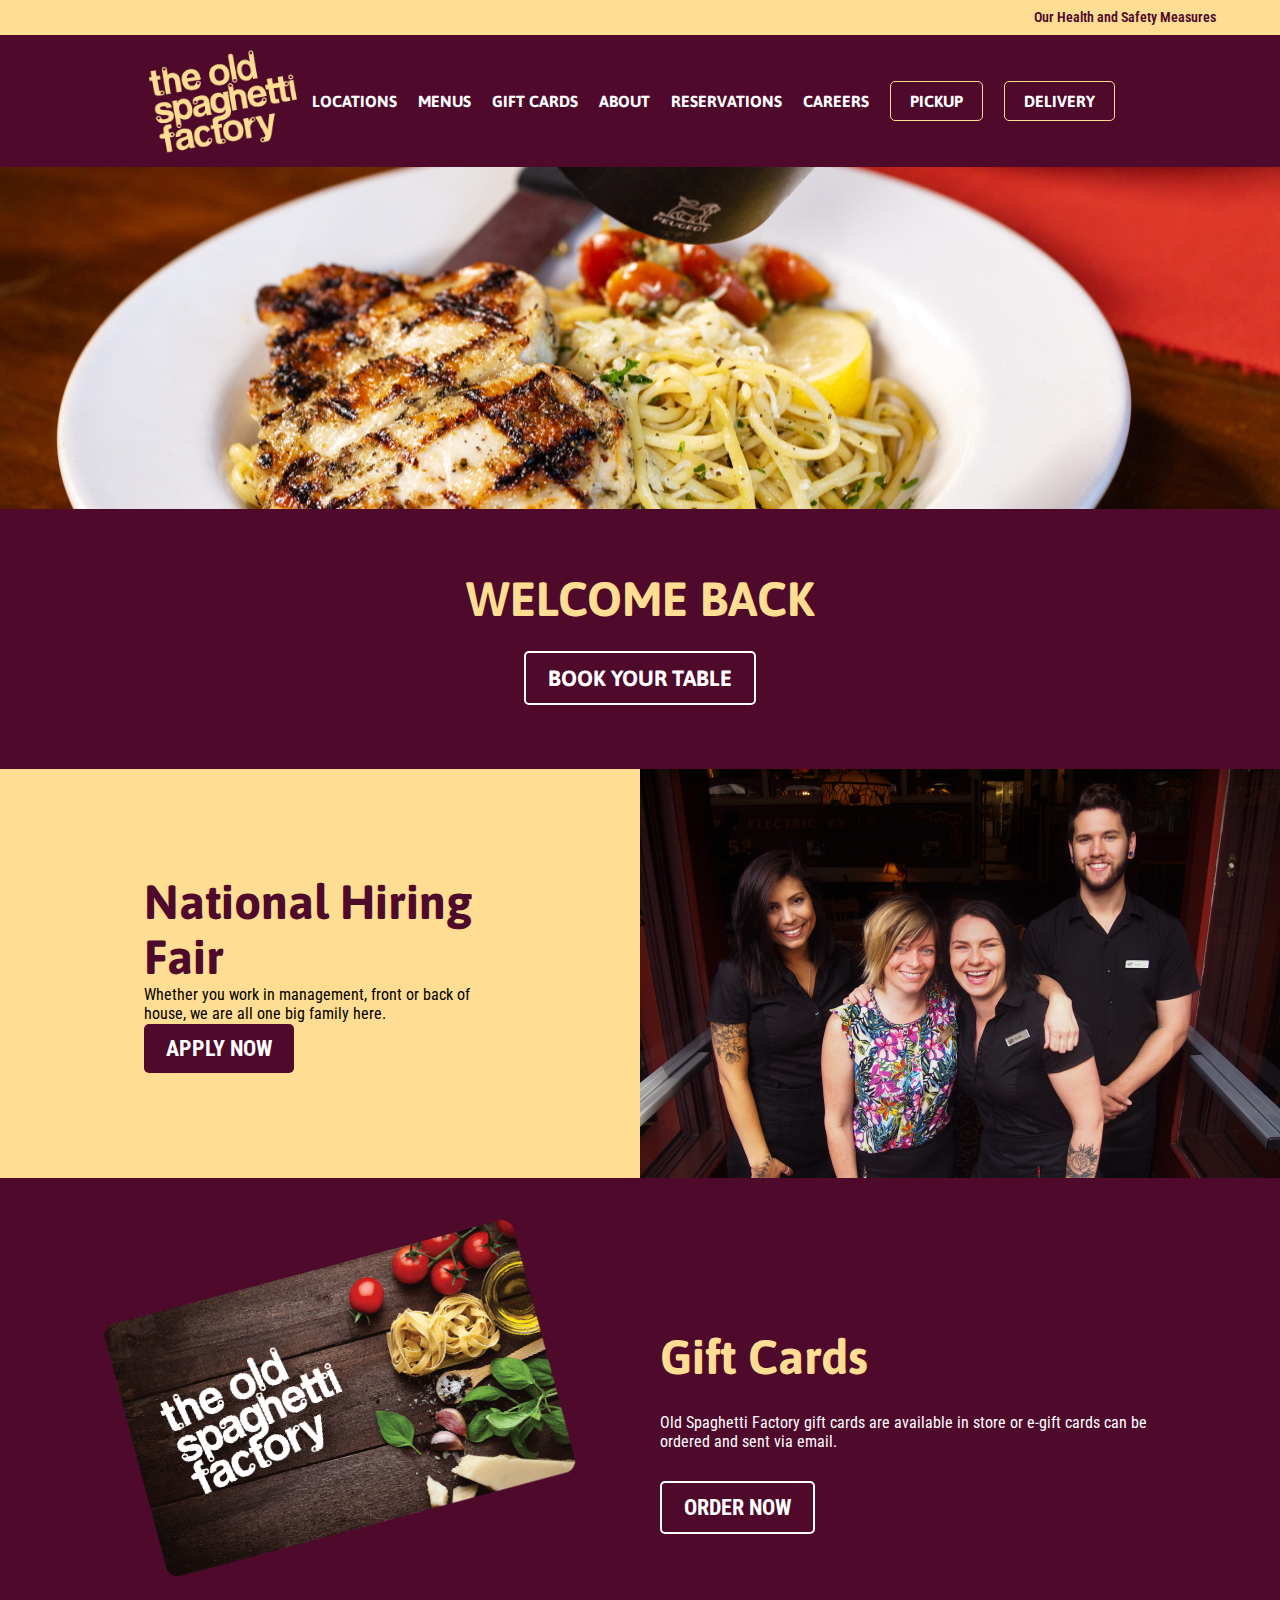
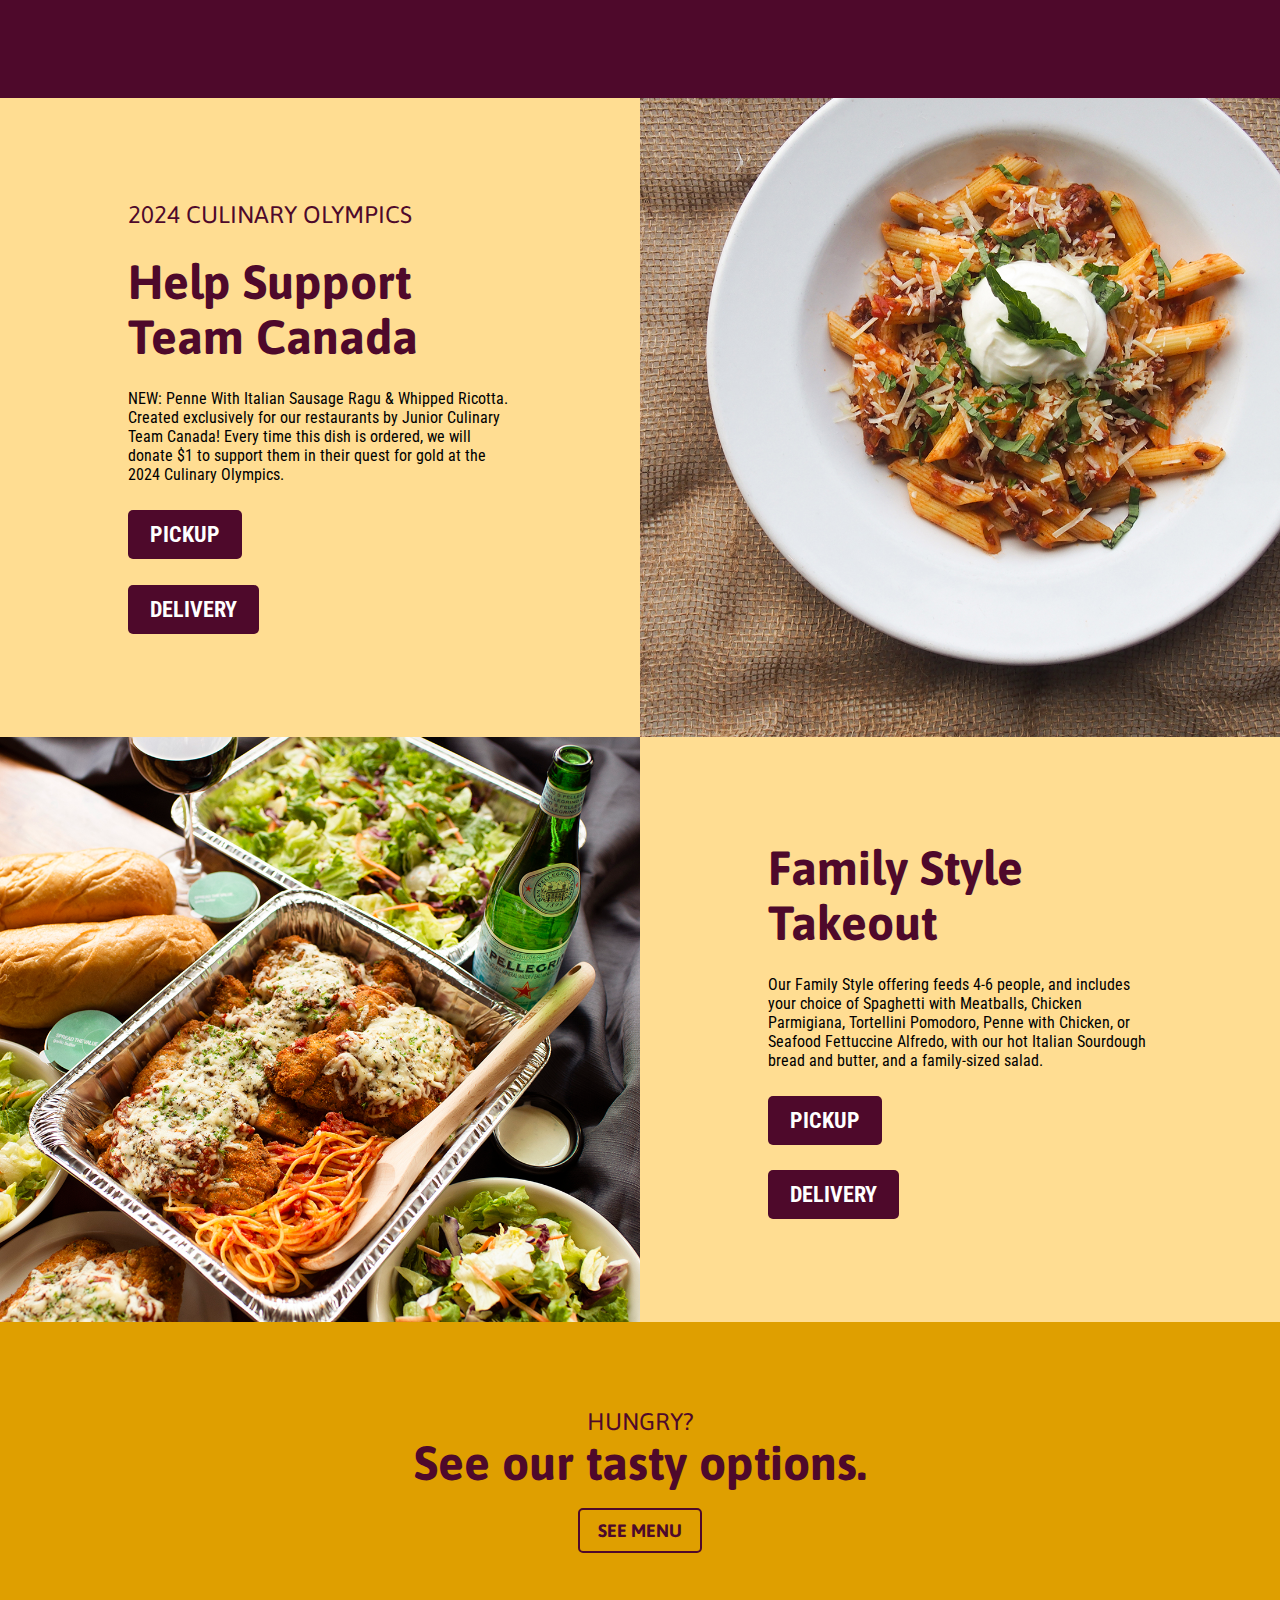
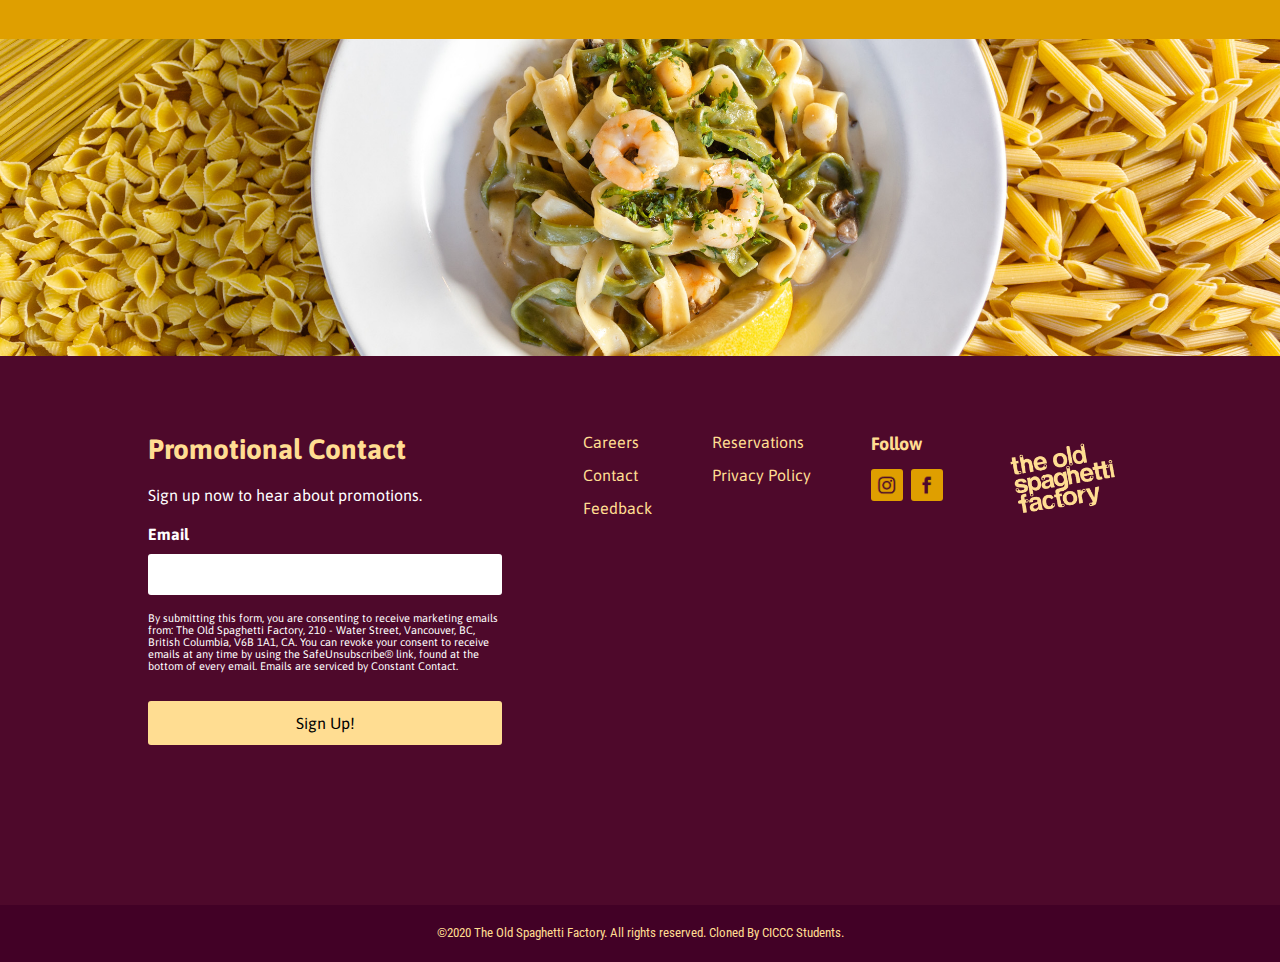
<file: index.html>
<!DOCTYPE html>
<html lang="en">
  <head>
    <meta charset="UTF-8" />
    <meta http-equiv="X-UA-Compatible" content="IE=edge" />
    <meta name="viewport" content="width=device-width, initial-scale=1.0" />
    <link
      rel="icon"
      type="image/x-icon"
      href="./Images/cropped-OSF-favicon-32x32.jpg"
    />

    <!-- Font family -->
    <link rel="preconnect" href="https://fonts.googleapis.com" />
    <link rel="preconnect" href="https://fonts.gstatic.com" crossorigin />

    <!-- Font family Robot -->
    <link
      href="https://fonts.googleapis.com/css2?family=Roboto+Condensed&display=swap"
      rel="stylesheet"
    />

    <!-- Font family Asap -->
    <link rel="preconnect" href="https://fonts.googleapis.com" />
    <link rel="preconnect" href="https://fonts.gstatic.com" crossorigin />
    <link
      href="https://fonts.googleapis.com/css2?family=Asap&display=swap"
      rel="stylesheet"
    />

    <!-- CSS links  -->
    <link rel="stylesheet" href="./CSS/reset.css" />
    <link rel="stylesheet" href="./CSS/style.css" />
    <title>Cloning websites top</title>
  </head>
  <body>
    <!--  Header part  -->
    <header>
      <div class="top-header">
        <div class="top-header-box">
          <p><a href="./health.html">Our Health and Safety Measures</a></p>
        </div>
      </div>
      <div class="header-nav">
        <a href="./index.html"
          ><img src="./Images/img_index_logo.png" alt="image_logo"
        /></a>
        <ul class="nav-list">
          <li class="nav-dropdown">
            <a class="nav-btn" href="./location.html">LOCATIONS</a>
            <ul class="dropdown-box">
              <li class="dropdown-lists">
                <a href="#"> </a>
                <ul class="dropdown">
                  <li class="dropdown-lists dropdown-lists-box-1">
                    <a href="#"
                      >
                      <div class="dropdown-lists-box dropdown-lists-box-space">
                        <div>
                         <h3>British Columbia</h3>
                        <div>
                          <div class="dropdown-lists-box-inside">
                            <div class="dropdown-lists-box-inside-left">
                              <p>Gastown</p>
                              <p>Whistler</p>
                              <p>Richmond</p>
                              <p>Abbotsford</p>
                            </div>
                            <div>
                              <p>New Westminster</p>
                              <p>Victoria</p>
                              <p>Langley</p>
                              <p>Kelowna</p>
                            </div>
                          </div>
                        </div>
                      </div>
                        <p>SEE ALL LOCATION</p>
                      </div></a
                    >
                  </li>
                  <li class="dropdown-lists dropdown-lists-box-2">
                    <a href="#"
                      ><div class="dropdown-lists-box">
                        <h3>Alberta</h3>
                        <p>Banff</p>
                        <p>West Edmonton Mall</p>
                        <p>Edmonton (Downtown)</p>
                        <p>Calgary</p>
                      </div></a
                    >
                  </li>
                  <li class="dropdown-lists dropdown-lists-box-2">
                    <a href="#"
                      ><div class="dropdown-lists-box dropdown-lists-box-border">
                        <h3>Saskatchewan</h3>
                        <p>Saskatoon</p>
                      </div></a
                      ><div class="dropdown-lists-box dropdown-lists-box-border">
                        <h3>Manitoba</h3>
                        <p>Winnipeg</p>
                      </div></a
                      ><div class="dropdown-lists-box">
                        <h3>Ontario</h3>
                        <p>Toronto</p>
                      </div></a
                    >
                  </li>
                </ul>
              </li>
            </ul>
          </li>
          <li class="nav-dropdown"><a class="nav-btn" href="./menu.html">MENUS</a>
            <ul class="dropdown-box">
              <li class="dropdown-lists">
                <a href="#"> </a>
                <ul class="dropdown">
                  <li class="dropdown-lists dropdown-lists-box-1">
                    <a href="#"
                      >
                      <div class="dropdown-lists-box dropdown-lists-box-space">
                        <div>
                         <h3>British Columbia</h3>
                        <div>
                          <div class="dropdown-lists-box-inside">
                            <div class="dropdown-lists-box-inside-left">
                              <p>Gastown</p>
                              <p>Whistler</p>
                              <p>Richmond</p>
                              <p>Abbotsford</p>
                            </div>
                            <div>
                              <p>New Westminster</p>
                              <p>Victoria</p>
                              <p>Langley</p>
                              <p>Kelowna</p>
                            </div>
                          </div>
                        </div>
                      </div>
                        <p>SEE ALL LOCATION</p>
                      </div></a
                    >
                  </li>
                  <li class="dropdown-lists dropdown-lists-box-2">
                    <a href="#"
                      ><div class="dropdown-lists-box">
                        <h3>Alberta</h3>
                        <p>Banff</p>
                        <p>West Edmonton Mall</p>
                        <p>Edmonton (Downtown)</p>
                        <p>Calgary</p>
                      </div></a
                    >
                  </li>
                  <li class="dropdown-lists dropdown-lists-box-2">
                    <a href="#"
                      ><div class="dropdown-lists-box dropdown-lists-box-border">
                        <h3>Saskatchewan</h3>
                        <p>Saskatoon</p>
                      </div></a
                      ><div class="dropdown-lists-box dropdown-lists-box-border">
                        <h3>Manitoba</h3>
                        <p>Winnipeg</p>
                      </div></a
                      ><div class="dropdown-lists-box">
                        <h3>Ontario</h3>
                        <p>Toronto</p>
                      </div></a
                    >
                  </li>
                </ul>
              </li>
            </ul></li>
          <li><a class="nav-btn" href="./giftcard.html">GIFT CARDS</a></li>
          <li><a class="nav-btn" href="./about.html">ABOUT</a></li>
          <li class="nav-dropdown">
            <a class="nav-btn" href="./reservations.html">RESERVATIONS</a><ul class="dropdown-box">
              <li class="dropdown-lists">
                <a href="#"> </a>
                <ul class="dropdown">
                  <li class="dropdown-lists dropdown-lists-box-1">
                    <a href="#"
                      >
                      <div class="dropdown-lists-box dropdown-lists-box-space">
                        <div>
                         <h3>British Columbia</h3>
                        <div>
                          <div class="dropdown-lists-box-inside">
                            <div class="dropdown-lists-box-inside-left">
                              <p>Gastown</p>
                              <p>Whistler</p>
                              <p>Richmond</p>
                              <p>Abbotsford</p>
                            </div>
                            <div>
                              <p>New Westminster</p>
                              <p>Victoria</p>
                              <p>Langley</p>
                              <p>Kelowna</p>
                            </div>
                          </div>
                        </div>
                      </div>
                        <p>SEE ALL LOCATION</p>
                      </div></a
                    >
                  </li>
                  <li class="dropdown-lists dropdown-lists-box-2">
                    <a href="#"
                      ><div class="dropdown-lists-box">
                        <h3>Alberta</h3>
                        <p>Banff</p>
                        <p>West Edmonton Mall</p>
                        <p>Edmonton (Downtown)</p>
                        <p>Calgary</p>
                      </div></a
                    >
                  </li>
                  <li class="dropdown-lists dropdown-lists-box-2">
                    <a href="#"
                      ><div class="dropdown-lists-box dropdown-lists-box-border">
                        <h3>Saskatchewan</h3>
                        <p>Saskatoon</p>
                      </div></a
                      ><div class="dropdown-lists-box dropdown-lists-box-border">
                        <h3>Manitoba</h3>
                        <p>Winnipeg</p>
                      </div></a
                      ><div class="dropdown-lists-box">
                        <h3>Ontario</h3>
                        <p>Toronto</p>
                      </div></a
                    >
                  </li>
                </ul>
              </li>
            </ul>
          </li>
          <li><a class="nav-btn" href="./careers.html">CAREERS</a></li>
          <li class="nav-dropdown">
            <a class="nav-btn-border nav-btn" href="./pickup.html">PICKUP</a>
            <ul class="dropdown-box">
              <li class="dropdown-lists">
                <a href="#"> </a>
                <ul class="dropdown">
                  <li class="dropdown-lists dropdown-lists-box-1">
                    <a href="#"
                      >
                      <div class="dropdown-lists-box dropdown-lists-box-space">
                        <div>
                         <h3>British Columbia</h3>
                        <div>
                          <div class="dropdown-lists-box-inside">
                            <div class="dropdown-lists-box-inside-left">
                              <p>Gastown</p>
                              <p>Whistler</p>
                              <p>Richmond</p>
                              <p>Abbotsford</p>
                            </div>
                            <div>
                              <p>New Westminster</p>
                              <p>Victoria</p>
                              <p>Langley</p>
                              <p>Kelowna</p>
                            </div>
                          </div>
                        </div>
                      </div>
                        <p>SEE ALL LOCATION</p>
                      </div></a
                    >
                  </li>
                  <li class="dropdown-lists dropdown-lists-box-2">
                    <a href="#"
                      ><div class="dropdown-lists-box">
                        <h3>Alberta</h3>
                        <p>Banff</p>
                        <p>West Edmonton Mall</p>
                        <p>Edmonton (Downtown)</p>
                        <p>Calgary</p>
                      </div></a
                    >
                  </li>
                  <li class="dropdown-lists dropdown-lists-box-2">
                    <a href="#"
                      ><div class="dropdown-lists-box dropdown-lists-box-border">
                        <h3>Saskatchewan</h3>
                        <p>Saskatoon</p>
                      </div></a
                      ><div class="dropdown-lists-box dropdown-lists-box-border">
                        <h3>Manitoba</h3>
                        <p>Winnipeg</p>
                      </div></a
                      ><div class="dropdown-lists-box">
                        <h3>Ontario</h3>
                        <p>Toronto</p>
                      </div></a
                    >
                  </li>
                </ul>
              </li>
            </ul>
          </li>
          <li class="nav-dropdown">
            <a class="nav-btn-border nav-btn" href="./delivery.html"
              >DELIVERY</a
            >
            <ul class="dropdown-box">
              <li class="dropdown-lists">
                <a href="#"> </a>
                <ul class="dropdown">
                  <li class="dropdown-lists dropdown-lists-box-1">
                    <a href="#"
                      >
                      <div class="dropdown-lists-box dropdown-lists-box-space">
                        <div>
                         <h3>British Columbia</h3>
                        <div>
                          <div class="dropdown-lists-box-inside">
                            <div class="dropdown-lists-box-inside-left">
                              <p>Gastown</p>
                              <p>Whistler</p>
                              <p>Richmond</p>
                              <p>Abbotsford</p>
                            </div>
                            <div>
                              <p>New Westminster</p>
                              <p>Victoria</p>
                              <p>Langley</p>
                              <p>Kelowna</p>
                            </div>
                          </div>
                        </div>
                      </div>
                        <p>SEE ALL LOCATION</p>
                      </div></a
                    >
                  </li>
                  <li class="dropdown-lists dropdown-lists-box-2">
                    <a href="#"
                      ><div class="dropdown-lists-box">
                        <h3>Alberta</h3>
                        <p>Banff</p>
                        <p>West Edmonton Mall</p>
                        <p>Edmonton (Downtown)</p>
                        <p>Calgary</p>
                      </div></a
                    >
                  </li>
                  <li class="dropdown-lists dropdown-lists-box-2">
                    <a href="#"
                      ><div class="dropdown-lists-box dropdown-lists-box-border">
                        <h3>Saskatchewan</h3>
                        <p>Saskatoon</p>
                      </div></a
                      ><div class="dropdown-lists-box dropdown-lists-box-border">
                        <h3>Manitoba</h3>
                        <p>Winnipeg</p>
                      </div></a
                      ><div class="dropdown-lists-box">
                        <h3>Ontario</h3>
                        <p>Toronto</p>
                      </div></a
                    >
                  </li>
                </ul>
              </li>
            </ul>
          </li>
        </ul>
      </div>
    </header>

    <!--  Contents part  -->

    <!--  Contents-pasta part  -->

    <div class="contents-pasta">
      <img src="./Images/img_index_contents_pasta.jpg" alt="pasta_image" />
    </div>

    <div class="contents-welcome">
      <h2 class="contents-welcome-sentence">
        <span>WELCOME BACK</span>
      </h2>
      <button class="contents-welcome-btn"> <a href="./reservations.html">BOOK YOUR TABLE</a></button>
    </div>

    <div class="contents-hiring">
      <div class="contents-hiring-information">
        <h2 class="contents-hiring-national">
          <span>National Hiring Fair</span>
        </h2>
        <p class="contents-hiring-sentence">
          Whether you work in management, front or back of house, we are all one
          big family here.
        </p>
        <button><a class="contents-hiring-btn" href="#">APPLY NOW</a></button>
      </div>
      <div class="contents-hiring-image">
        <img src="./Images/img_index_contents_hiring.jpg" alt="image_hiring" />
      </div>
    </div>

    <!--  Contents-gistcard part  -->

    <div class="contents-giftcard">
      <div class="contents-giftcard-box">
        <div class="contents-giftcard-image">
          <div class="contents-giftcard-image-deg">
            <img
              src="./Images/img_index_contents_giftcard.png"
              alt="giftcard_image"
            />
          </div>
        </div>
        <div class="contents-giftcard-information">
          <h2 class="contents-giftcard-gift">
            <span>Gift Cards</span>
          </h2>
          <p class="contents-giftcard-sentence">
            Old Spaghetti Factory gift cards are available in store or e-gift
            cards can be ordered and sent via email.
          </p>
          <button>
            <a class="contents-giftcard-btn" href="./giftcard.html">ORDER NOW</a>
          </button>
        </div>
      </div>
    </div>

    <!--  Contents-pickupdelivery part  -->

    <div class="contents-pickupdelivery">
      <div class="contents-pickupdelivery-information">
        <h3 class="contents-pickupdelivery-2024">
          <span>2024 CULINARY OLYMPICS</span>
        </h3>
        <h2 class="contents-pickupdelivery-help">
          <span>Help Support Team Canada</span>
        </h2>
        <p class="contents-pickupdelivery-sentence">
          NEW: Penne With Italian Sausage Ragu & Whipped Ricotta. Created
          exclusively for our restaurants by Junior Culinary Team Canada! Every
          time this dish is ordered, we will donate $1 to support them in their
          quest for gold at the 2024 Culinary Olympics.
        </p>
        <button>
          <a class="contents-pickupdelivery-btn" href="./pickup.html">PICKUP</a>
        </button>
        <button>
          <a class="contents-pickupdelivery-btn" href="./delivery.html">DELIVERY</a>
        </button>
      </div>
      <div class="contents-pickupdelivery-image">
        <img
          src="./Images/img_index_contents_help_pasta.jpg"
          alt="pasta_image"
        />
      </div>
    </div>

    <!--  Contents-family part  -->

    <div class="contents-family">
      <div class="contents-family-image">
        <img
          src="./Images/img_index_contents_help_meals.jpg"
          alt="meals_image"
        />
      </div>
      <div class="contents-family-information">
        <h2 class="contents-family-style">
          <span>Family Style Takeout</span>
        </h2>
        <p class="contents-family-sentence">
          Our Family Style offering feeds 4-6 people, and includes your choice
          of Spaghetti with Meatballs, Chicken Parmigiana, Tortellini Pomodoro,
          Penne with Chicken, or Seafood Fettuccine Alfredo, with our hot
          Italian Sourdough bread and butter, and a family-sized salad.
        </p>
        <button>
          <a class="contents-pickupdelivery-btn" href="./pickup.html">PICKUP</a>
        </button>
        <button>
          <a class="contents-pickupdelivery-btn" href="./delivery.html">DELIVERY</a>
        </button>
      </div>
    </div>

    <!--  Contents-hungry part  -->

    <div class="contents-hungry">
      <div class="contents-hungry-box">
        <h3 class="contents-hungry-h3">
          <span>HUNGRY?</span>
        </h3>
        <h2 class="contents-hungry-h2">
          <span>See our tasty options.</span>
        </h2>
        <button class="contents-hungry-btn">
          <a href="./menu.html">SEE MENU</a>
        </button>
      </div>
    </div>

    <div class="contents-unferfungry-image">
      <img src="./Images/img_index_contents_under.jpg" alt="meals_image" />
    </div>

    <!--  Footer part  -->
    <footer>
      <div class="footer">
        <!--  Footer upper part -->
        <div class="footer-contact">
          <h2>Promotional Contact</h2>
          <p>Sign up now to hear about promotions.</p>
          <label for="mail">Email</label>
          <input id="mail" type="text" />
          <p class="footer-contact-explanation">
            By submitting this form, you are consenting to receive marketing
            emails from: The Old Spaghetti Factory, 210 - Water Street,
            Vancouver, BC, British Columbia, V6B 1A1, CA. You can revoke your
            consent to receive emails at any time by using the SafeUnsubscribe®
            link, found at the bottom of every email. Emails are serviced by
            Constant Contact.
          </p>
          <button class="footer-contact-btn">Sign Up!</button>
        </div>
        <div class="footer-links">
          <div class="footer-links-column">
            <ul>
              <li class="footer-link"><a href="#"></a>Careers</li>
              <li class="footer-link"><a href="#"></a>Contact</li>
              <li class="footer-link"><a href="#"></a>Feedback</li>
            </ul>
          </div>
          <div class="footer-links-column">
            <ul>
              <li class="footer-link"><a href="#"></a>Reservations</li>
              <li class="footer-link"><a href="#"></a>Privacy Policy</li>
            </ul>
          </div>
          <div class="footer-links-column">
            <p class="footer-follow">Follow</p>
            <a href="https://www.instagram.com/osfcanada/" target="_blank"
              ><img
                class="footer-links-column-icons"
                src="./Images/img_index_icon_instagram.png"
                alt="icon_instagram"
            /></a>
            <a
              href="https://www.facebook.com/theoldspaghettifactory"
              target="_blank"
              ><img
                class="footer-links-column-icons"
                src="./Images/img_index_icon_facebook.png"
                alt="icon_facebook"
            /></a>
          </div>
          <div class="footer-links-column">
            <img
              class="footer-links-columns-logo"
              src="./Images/img_index_logo.png"
              alt="iamge_logo"
            />
          </div>
        </div>
      </div>
      <!--  Footer lower part -->
      <div class="footer_btm">
        <p>
          ©2020 The Old Spaghetti Factory. All rights reserved. Cloned By CICCC
          Students.
        </p>
      </div>
    </footer>
  </body>
</html>
</file>
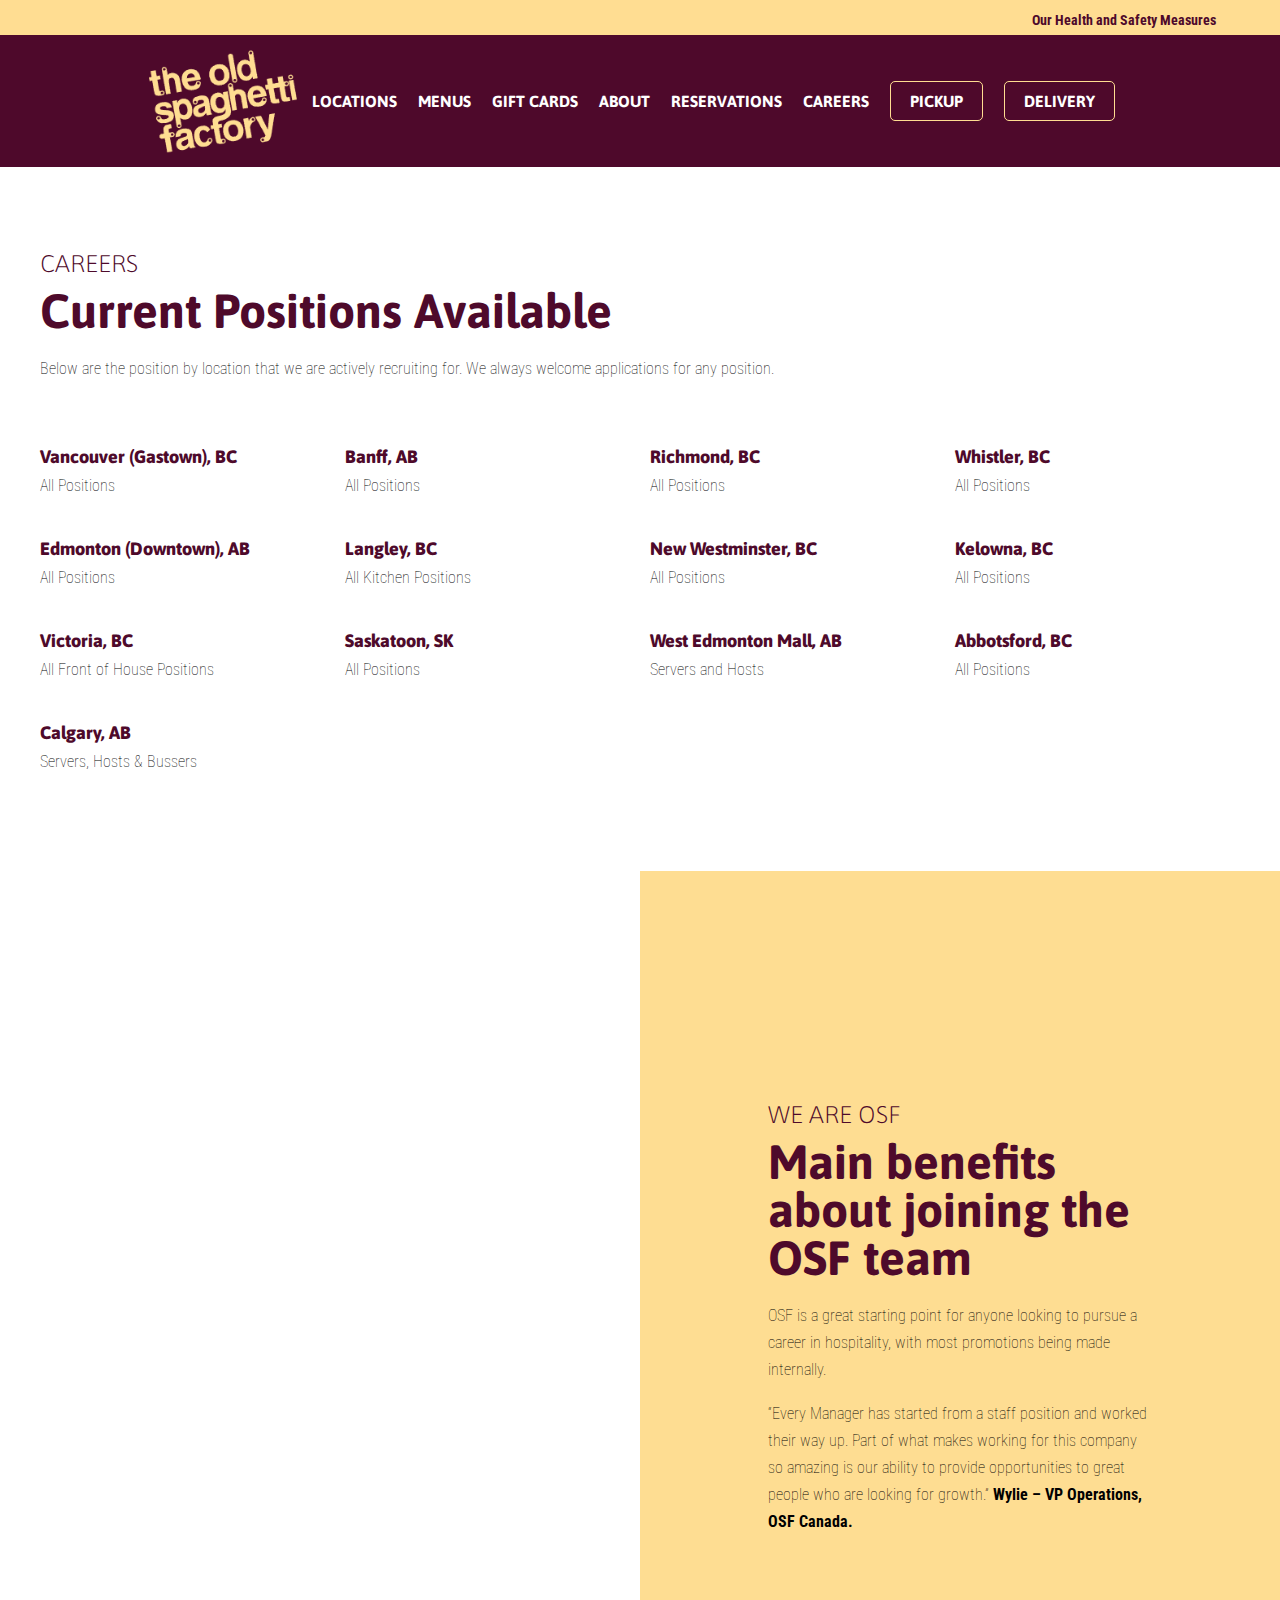
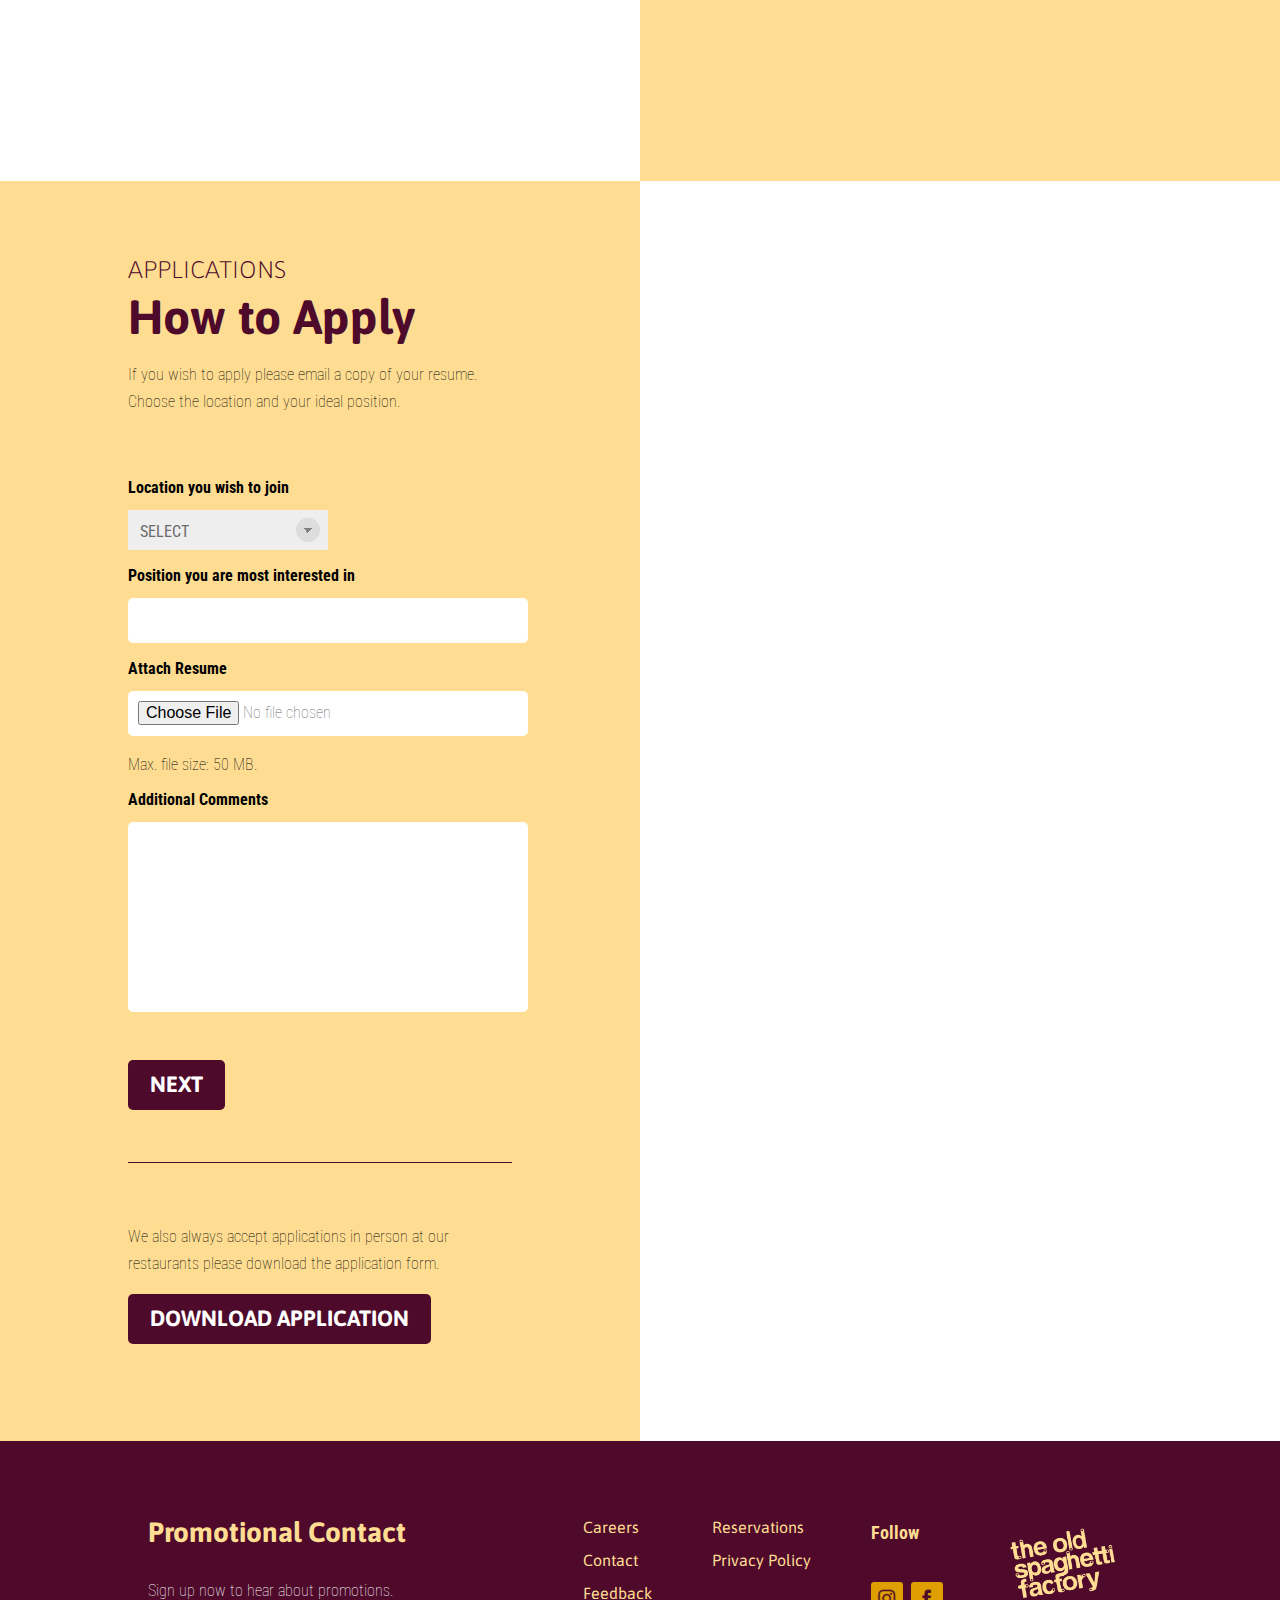
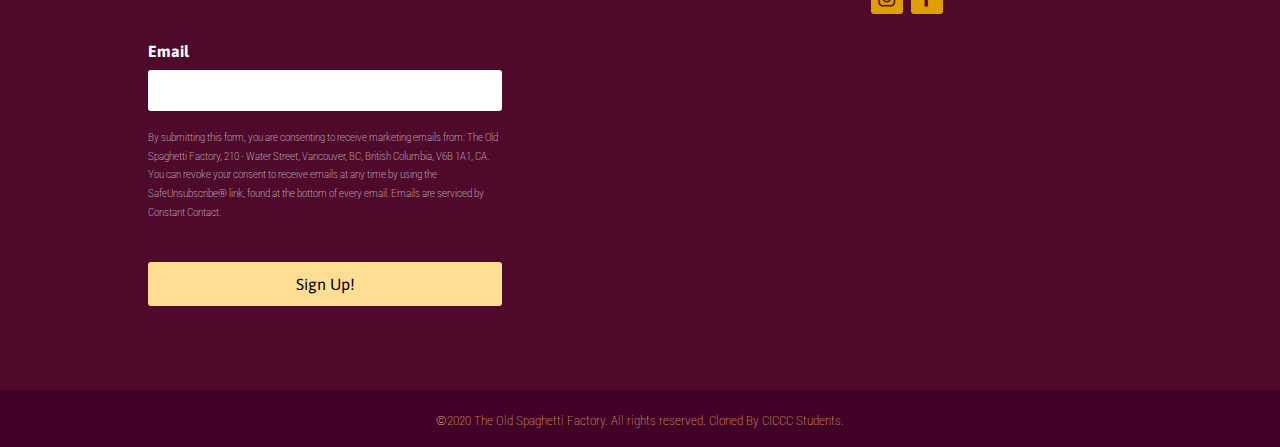
<file: careers.html>
<!DOCTYPE html>
<html lang="en">
  <head>
    <meta charset="UTF-8" />
    <meta http-equiv="X-UA-Compatible" content="IE=edge" />
    <meta name="viewport" content="width=device-width, initial-scale=1.0" />
    <link
      rel="icon"
      type="image/x-icon"
      href="./Images/cropped-OSF-favicon-32x32.jpg"
    />

    <!-- Font family -->
    <link rel="preconnect" href="https://fonts.googleapis.com" />
    <link rel="preconnect" href="https://fonts.gstatic.com" crossorigin />

    <!-- Font family Robot -->
    <link
      href="https://fonts.googleapis.com/css2?family=Roboto+Condensed&display=swap"
      rel="stylesheet"
    />

    <!-- Font family Asap -->
    <link rel="preconnect" href="https://fonts.googleapis.com" />
    <link rel="preconnect" href="https://fonts.gstatic.com" crossorigin />
    <link
      href="https://fonts.googleapis.com/css2?family=Asap&display=swap"
      rel="stylesheet"
    />

    <!-- CSS links  -->
    <link rel="stylesheet" href="./CSS/reset.css" />
    <link rel="stylesheet" href="./CSS/style.css" />
    <link rel="stylesheet" href="./CSS/careers.css">
    <title>Careers - The Old Spaghetti</title>
  </head>
  <body>
    <!--  Header part  -->
    <header>
      <div class="top-header">
        <div class="top-header-box">
          <p><a href="./health.html">Our Health and Safety Measures</a></p>
        </div>
      </div>
      <div class="header-nav">
        <a href="./index.html"
          ><img src="./Images/img_index_logo.png" alt="image_logo"
        /></a>
        <ul class="nav-list">
          <li class="nav-dropdown">
            <a class="nav-btn" href="./location.html">LOCATIONS</a>
            <ul class="dropdown-box">
              <li class="dropdown-lists">
                <a href="#"> </a>
                <ul class="dropdown">
                  <li class="dropdown-lists dropdown-lists-box-1">
                    <a href="#"
                      >
                      <div class="dropdown-lists-box dropdown-lists-box-space">
                        <div>
                         <h3>British Columbia</h3>
                        <div>
                          <div class="dropdown-lists-box-inside">
                            <div class="dropdown-lists-box-inside-left">
                              <p>Gastown</p>
                              <p>Whistler</p>
                              <p>Richmond</p>
                              <p>Abbotsford</p>
                            </div>
                            <div>
                              <p>New Westminster</p>
                              <p>Victoria</p>
                              <p>Langley</p>
                              <p>Kelowna</p>
                            </div>
                          </div>
                        </div>
                      </div>
                        <p>SEE ALL LOCATION</p>
                      </div></a
                    >
                  </li>
                  <li class="dropdown-lists dropdown-lists-box-2">
                    <a href="#"
                      ><div class="dropdown-lists-box">
                        <h3>Alberta</h3>
                        <p>Banff</p>
                        <p>West Edmonton Mall</p>
                        <p>Edmonton (Downtown)</p>
                        <p>Calgary</p>
                      </div></a
                    >
                  </li>
                  <li class="dropdown-lists dropdown-lists-box-2">
                    <a href="#"
                      ><div class="dropdown-lists-box dropdown-lists-box-border">
                        <h3>Saskatchewan</h3>
                        <p>Saskatoon</p>
                      </div></a
                      ><div class="dropdown-lists-box dropdown-lists-box-border">
                        <h3>Manitoba</h3>
                        <p>Winnipeg</p>
                      </div></a
                      ><div class="dropdown-lists-box">
                        <h3>Ontario</h3>
                        <p>Toronto</p>
                      </div></a
                    >
                  </li>
                </ul>
              </li>
            </ul>
          </li>
          <li class="nav-dropdown"><a class="nav-btn" href="./menu.html">MENUS</a>
            <ul class="dropdown-box">
              <li class="dropdown-lists">
                <a href="#"> </a>
                <ul class="dropdown">
                  <li class="dropdown-lists dropdown-lists-box-1">
                    <a href="#"
                      >
                      <div class="dropdown-lists-box dropdown-lists-box-space">
                        <div>
                         <h3>British Columbia</h3>
                        <div>
                          <div class="dropdown-lists-box-inside">
                            <div class="dropdown-lists-box-inside-left">
                              <p>Gastown</p>
                              <p>Whistler</p>
                              <p>Richmond</p>
                              <p>Abbotsford</p>
                            </div>
                            <div>
                              <p>New Westminster</p>
                              <p>Victoria</p>
                              <p>Langley</p>
                              <p>Kelowna</p>
                            </div>
                          </div>
                        </div>
                      </div>
                        <p>SEE ALL LOCATION</p>
                      </div></a
                    >
                  </li>
                  <li class="dropdown-lists dropdown-lists-box-2">
                    <a href="#"
                      ><div class="dropdown-lists-box">
                        <h3>Alberta</h3>
                        <p>Banff</p>
                        <p>West Edmonton Mall</p>
                        <p>Edmonton (Downtown)</p>
                        <p>Calgary</p>
                      </div></a
                    >
                  </li>
                  <li class="dropdown-lists dropdown-lists-box-2">
                    <a href="#"
                      ><div class="dropdown-lists-box dropdown-lists-box-border">
                        <h3>Saskatchewan</h3>
                        <p>Saskatoon</p>
                      </div></a
                      ><div class="dropdown-lists-box dropdown-lists-box-border">
                        <h3>Manitoba</h3>
                        <p>Winnipeg</p>
                      </div></a
                      ><div class="dropdown-lists-box">
                        <h3>Ontario</h3>
                        <p>Toronto</p>
                      </div></a
                    >
                  </li>
                </ul>
              </li>
            </ul></li>
          <li><a class="nav-btn" href="./giftcard.html">GIFT CARDS</a></li>
          <li><a class="nav-btn" href="./about.html">ABOUT</a></li>
          <li class="nav-dropdown">
            <a class="nav-btn" href="./reservations.html">RESERVATIONS</a><ul class="dropdown-box">
              <li class="dropdown-lists">
                <a href="#"> </a>
                <ul class="dropdown">
                  <li class="dropdown-lists dropdown-lists-box-1">
                    <a href="#"
                      >
                      <div class="dropdown-lists-box dropdown-lists-box-space">
                        <div>
                         <h3>British Columbia</h3>
                        <div>
                          <div class="dropdown-lists-box-inside">
                            <div class="dropdown-lists-box-inside-left">
                              <p>Gastown</p>
                              <p>Whistler</p>
                              <p>Richmond</p>
                              <p>Abbotsford</p>
                            </div>
                            <div>
                              <p>New Westminster</p>
                              <p>Victoria</p>
                              <p>Langley</p>
                              <p>Kelowna</p>
                            </div>
                          </div>
                        </div>
                      </div>
                        <p>SEE ALL LOCATION</p>
                      </div></a
                    >
                  </li>
                  <li class="dropdown-lists dropdown-lists-box-2">
                    <a href="#"
                      ><div class="dropdown-lists-box">
                        <h3>Alberta</h3>
                        <p>Banff</p>
                        <p>West Edmonton Mall</p>
                        <p>Edmonton (Downtown)</p>
                        <p>Calgary</p>
                      </div></a
                    >
                  </li>
                  <li class="dropdown-lists dropdown-lists-box-2">
                    <a href="#"
                      ><div class="dropdown-lists-box dropdown-lists-box-border">
                        <h3>Saskatchewan</h3>
                        <p>Saskatoon</p>
                      </div></a
                      ><div class="dropdown-lists-box dropdown-lists-box-border">
                        <h3>Manitoba</h3>
                        <p>Winnipeg</p>
                      </div></a
                      ><div class="dropdown-lists-box">
                        <h3>Ontario</h3>
                        <p>Toronto</p>
                      </div></a
                    >
                  </li>
                </ul>
              </li>
            </ul>
          </li>
          <li><a class="nav-btn" href="./careers.html">CAREERS</a></li>
          <li class="nav-dropdown">
            <a class="nav-btn-border nav-btn" href="./pickup.html">PICKUP</a>
            <ul class="dropdown-box">
              <li class="dropdown-lists">
                <a href="#"> </a>
                <ul class="dropdown">
                  <li class="dropdown-lists dropdown-lists-box-1">
                    <a href="#"
                      >
                      <div class="dropdown-lists-box dropdown-lists-box-space">
                        <div>
                         <h3>British Columbia</h3>
                        <div>
                          <div class="dropdown-lists-box-inside">
                            <div class="dropdown-lists-box-inside-left">
                              <p>Gastown</p>
                              <p>Whistler</p>
                              <p>Richmond</p>
                              <p>Abbotsford</p>
                            </div>
                            <div>
                              <p>New Westminster</p>
                              <p>Victoria</p>
                              <p>Langley</p>
                              <p>Kelowna</p>
                            </div>
                          </div>
                        </div>
                      </div>
                        <p>SEE ALL LOCATION</p>
                      </div></a
                    >
                  </li>
                  <li class="dropdown-lists dropdown-lists-box-2">
                    <a href="#"
                      ><div class="dropdown-lists-box">
                        <h3>Alberta</h3>
                        <p>Banff</p>
                        <p>West Edmonton Mall</p>
                        <p>Edmonton (Downtown)</p>
                        <p>Calgary</p>
                      </div></a
                    >
                  </li>
                  <li class="dropdown-lists dropdown-lists-box-2">
                    <a href="#"
                      ><div class="dropdown-lists-box dropdown-lists-box-border">
                        <h3>Saskatchewan</h3>
                        <p>Saskatoon</p>
                      </div></a
                      ><div class="dropdown-lists-box dropdown-lists-box-border">
                        <h3>Manitoba</h3>
                        <p>Winnipeg</p>
                      </div></a
                      ><div class="dropdown-lists-box">
                        <h3>Ontario</h3>
                        <p>Toronto</p>
                      </div></a
                    >
                  </li>
                </ul>
              </li>
            </ul>
          </li>
          <li class="nav-dropdown">
            <a class="nav-btn-border nav-btn" href="./delivery.html"
              >DELIVERY</a
            >
            <ul class="dropdown-box">
              <li class="dropdown-lists">
                <a href="#"> </a>
                <ul class="dropdown">
                  <li class="dropdown-lists dropdown-lists-box-1">
                    <a href="#"
                      >
                      <div class="dropdown-lists-box dropdown-lists-box-space">
                        <div>
                         <h3>British Columbia</h3>
                        <div>
                          <div class="dropdown-lists-box-inside">
                            <div class="dropdown-lists-box-inside-left">
                              <p>Gastown</p>
                              <p>Whistler</p>
                              <p>Richmond</p>
                              <p>Abbotsford</p>
                            </div>
                            <div>
                              <p>New Westminster</p>
                              <p>Victoria</p>
                              <p>Langley</p>
                              <p>Kelowna</p>
                            </div>
                          </div>
                        </div>
                      </div>
                        <p>SEE ALL LOCATION</p>
                      </div></a
                    >
                  </li>
                  <li class="dropdown-lists dropdown-lists-box-2">
                    <a href="#"
                      ><div class="dropdown-lists-box">
                        <h3>Alberta</h3>
                        <p>Banff</p>
                        <p>West Edmonton Mall</p>
                        <p>Edmonton (Downtown)</p>
                        <p>Calgary</p>
                      </div></a
                    >
                  </li>
                  <li class="dropdown-lists dropdown-lists-box-2">
                    <a href="#"
                      ><div class="dropdown-lists-box dropdown-lists-box-border">
                        <h3>Saskatchewan</h3>
                        <p>Saskatoon</p>
                      </div></a
                      ><div class="dropdown-lists-box dropdown-lists-box-border">
                        <h3>Manitoba</h3>
                        <p>Winnipeg</p>
                      </div></a
                      ><div class="dropdown-lists-box">
                        <h3>Ontario</h3>
                        <p>Toronto</p>
                      </div></a
                    >
                  </li>
                </ul>
              </li>
            </ul>
          </li>
        </ul>
      </div>
    </header>
    <!--  Contents part  -->
    <section>
        <div class="current_position">
            <div class="careers">
                <h3>CAREERS</h3>
                <h2>Current Positions Available</h2>
                <p>Below are the position by location that we are actively recruiting for. We always welcome applications for any position.</p>
            </div>
            <div class="position_grid">
                <div class="city">
                    <h4>Vancouver (Gastown), BC</h4>
                    <p class="possition">All Positions</p>
                </div>
                <div class="city">
                    <h4>Banff, AB</h4>
                    <p class="possition">All Positions</p>
                </div>
                <div class="city">
                    <h4>Richmond, BC</h4>
                    <p class="possition">All Positions</p>
                </div>
                <div class="city">
                    <h4>Whistler, BC</h4>
                    <p class="possition">All Positions</p>
                </div>
                <div class="city">
                    <h4>Edmonton (Downtown), AB</h4>
                    <p class="possition">All Positions</p>
                </div>                
                <div class="city">
                    <h4>Langley, BC</h4>
                    <p class="possition">All Kitchen Positions</p>
                </div>
                <div class="city">
                    <h4>New Westminster, BC</h4>
                    <p class="possition">All Positions</p>
                </div>
                <div class="city">
                    <h4>Kelowna, BC</h4>
                    <p class="possition">All Positions</p>
                </div>
                <div class="city">
                    <h4>Victoria, BC</h4>
                    <p class="possition">All Front of House Positions</p>
                </div>
                <div class="city">
                    <h4>Saskatoon, SK</h4>
                    <p class="possition">All Positions</p>
                </div>
                <div class="city">
                    <h4>West Edmonton Mall, AB</h4>
                    <p class="possition">Servers and Hosts</p>
                </div>
                <div class="city">
                    <h4>Abbotsford, BC</h4>
                    <p class="possition">All Positions</p>
                </div>
                <div class="city">
                    <h4>Calgary, AB</h4>
                    <p class="possition">Servers, Hosts & Bussers</p>
                </div>
            </div>
        </div>
    </section>
    <section>
        <div class="grid">
          <div class="grid_1"></div>
          <div class="grid_2">
            <h3>WE ARE OSF</h3>
            <h1>Main benefits about joining the OSF team</h1>
            <p>OSF is a great starting point for anyone looking to pursue a career in hospitality, with most promotions being made internally.</p>
            <p>“Every Manager has started from a staff position and worked their way up. Part of what makes working for this company so amazing is our ability to provide opportunities to great people who are looking for growth.” <a> Wylie – VP Operations, OSF Canada.</a></p>
          </div>
          <div class="grid_3">
                    <h3>APPLICATIONS</h3>
                    <h1>How to Apply</h1>
                    <p>If you wish to apply please email a copy of your resume. Choose the location and your ideal position.</p>
                    <form action="" class="action">
                        <ul>
                            <li>
                                <label for="input_location">Location you wish to join</label>
                                <select name="location" id="location" class="round">
                                    <option value="SELECT">SELECT</option>
                                    <option value="Abbotsford">Abbotsford</option>
                                    <option value="Banff">Banff</option>
                                    <option value="Calgary">Calgary</option>
                                    <option value="Edmonton">Edmonton</option>
                                    <option value="Kelowna">Kelowna</option>
                                    <option value="Langley">Langley</option>
                                    <option value="Vancouver">Vancouver</option>
                                </select>
                            </li>
                            <li>
                                <label for="input_position">Position you are most interested in</label>
                                <input type="" name="position" id="">
                            </li>
                            <li>
                                <label for="resume">Attach Resume</label>
                                <input type="hidden" name="max_file_size" value="52428800" id="">
                                <input type="file" name="" id="resume">
                                <span><br>Max. file size: 50 MB.</span>
                            </li>
                            <li>
                                <label for="comments">Additional Comments</label>
                                <textarea name="comments" id="" cols="50" rows="10"></textarea>
                            </li>
                        </ul>
                        <button class="next">NEXT</button>
                    </form>
                    <div class="divider">
                        <hr>
                    </div>
                    <p class="form_disclaimer">We also always accept applications in person at our restaurants please download the application form.</p>
                    <div>
                        <button class="download_application">DOWNLOAD APPLICATION</button>
                    </div>
                </div>
          <div class="grid_4"></div>
        </div>
      </section>

    <!--  Footer part  -->
    <footer>
      <div class="footer">
        <!--  Footer upper part -->
        <div class="footer-contact">
          <h2>Promotional Contact</h2>
          <p>Sign up now to hear about promotions.</p>
          <label for="mail">Email</label>
          <input id="mail" type="text" />
          <p class="footer-contact-explanation">
            By submitting this form, you are consenting to receive marketing
            emails from: The Old Spaghetti Factory, 210 - Water Street,
            Vancouver, BC, British Columbia, V6B 1A1, CA. You can revoke your
            consent to receive emails at any time by using the SafeUnsubscribe®
            link, found at the bottom of every email. Emails are serviced by
            Constant Contact.
          </p>
          <button class="footer-contact-btn">Sign Up!</button>
        </div>
        <div class="footer-links">
          <div class="footer-links-column">
            <ul>
              <li class="footer-link"><a href="#"></a>Careers</li>
              <li class="footer-link"><a href="#"></a>Contact</li>
              <li class="footer-link"><a href="#"></a>Feedback</li>
            </ul>
          </div>
          <div class="footer-links-column">
            <ul>
              <li class="footer-link"><a href="#"></a>Reservations</li>
              <li class="footer-link"><a href="#"></a>Privacy Policy</li>
            </ul>
          </div>
          <div class="footer-links-column">
            <p class="footer-follow">Follow</p>
            <a href="https://www.instagram.com/osfcanada/" target="_blank"
              ><img
                class="footer-links-column-icons"
                src="./Images/img_index_icon_instagram.png"
                alt="icon_instagram"
            /></a>
            <a
              href="https://www.facebook.com/theoldspaghettifactory"
              target="_blank"
              ><img
                class="footer-links-column-icons"
                src="./Images/img_index_icon_facebook.png"
                alt="icon_facebook"
            /></a>
          </div>
          <div class="footer-links-column">
            <img
              class="footer-links-columns-logo"
              src="./Images/img_index_logo.png"
              alt="iamge_logo"
            />
          </div>
        </div>
      </div>
      <!--  Footer lower part -->
      <div class="footer_btm">
        <p>
          ©2020 The Old Spaghetti Factory. All rights reserved. Cloned By CICCC
          Students.
        </p>
      </div>
    </footer>
  </body>
</html>
</file>
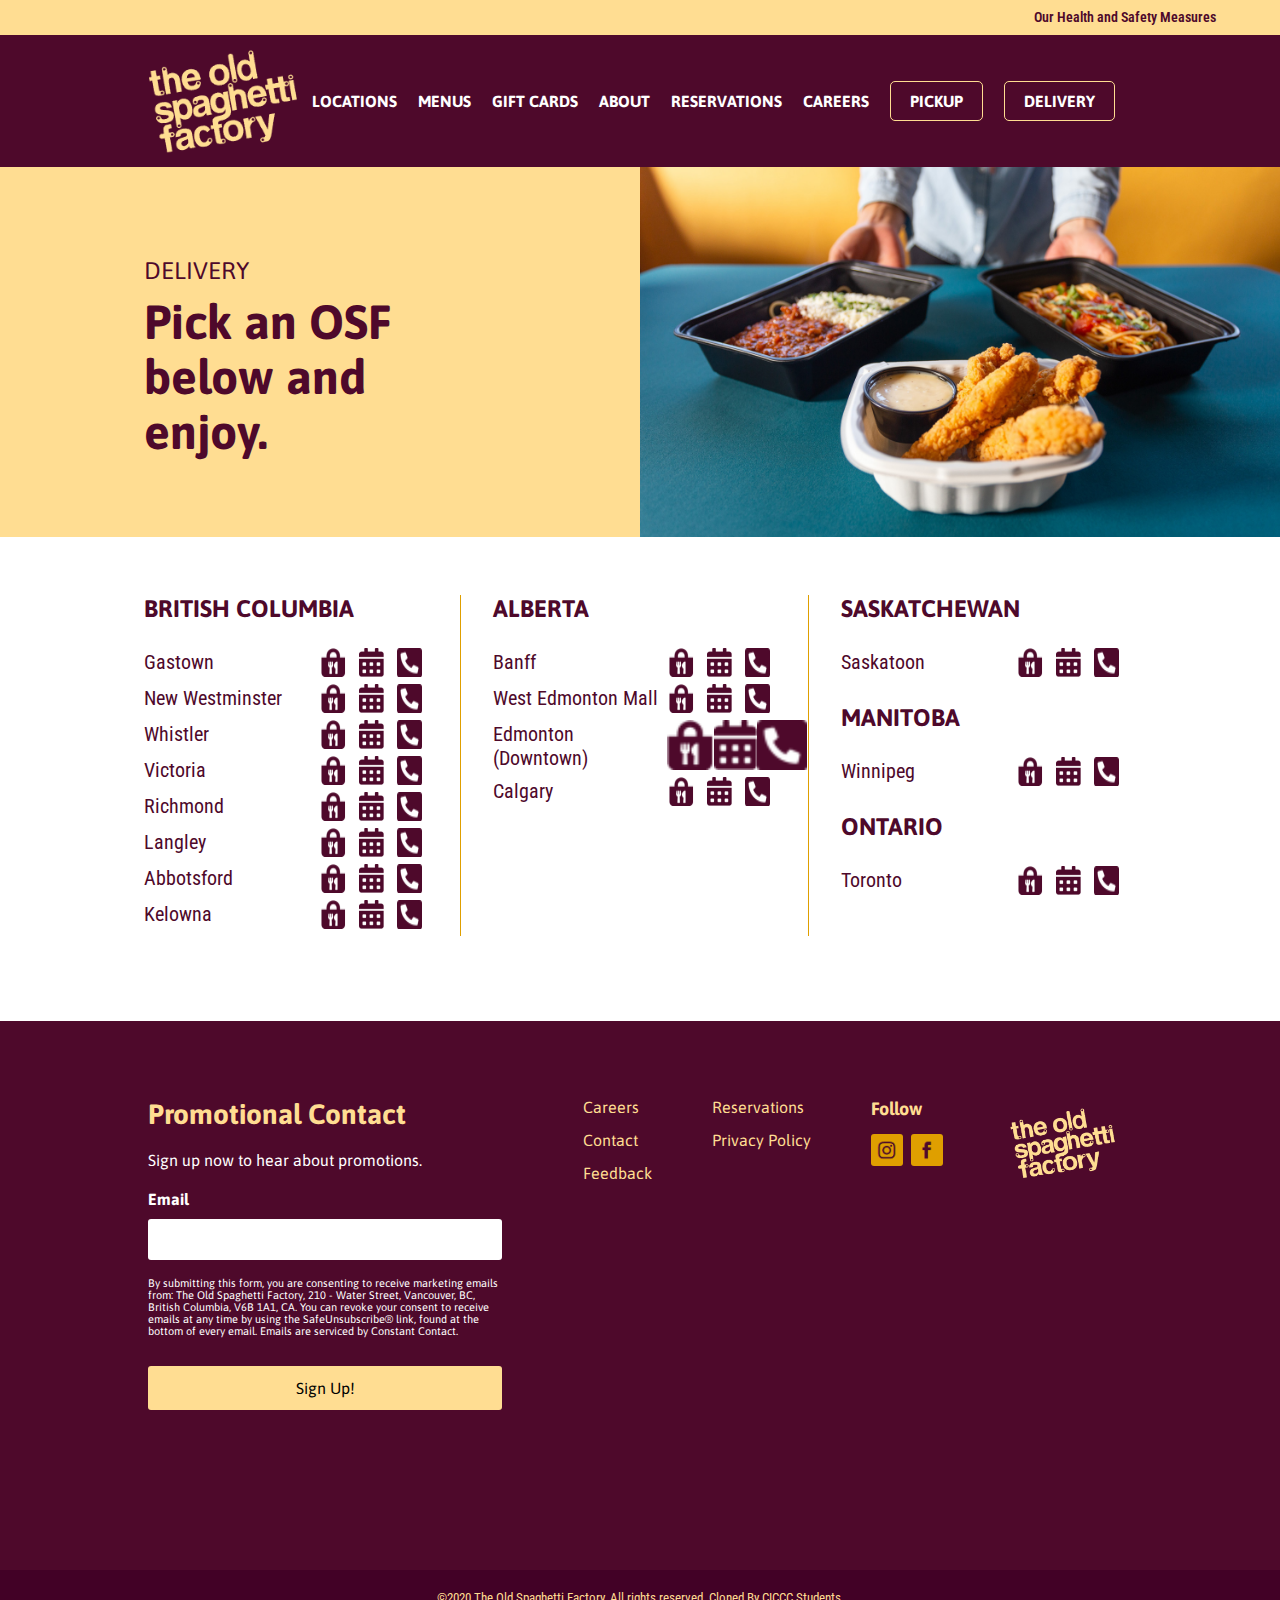
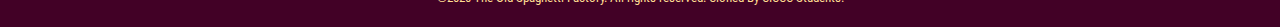
<file: delivery.html>
<!DOCTYPE html>
<html lang="en">
  <head>
    <meta charset="UTF-8" />
    <meta http-equiv="X-UA-Compatible" content="IE=edge" />
    <meta name="viewport" content="width=device-width, initial-scale=1.0" />
    <link
      rel="icon"
      type="image/x-icon"
      href="./Images/cropped-OSF-favicon-32x32.jpg"
    />

    <!-- Font family -->
    <link rel="preconnect" href="https://fonts.googleapis.com" />
    <link rel="preconnect" href="https://fonts.gstatic.com" crossorigin />

    <!-- Font family Robot -->
    <link
      href="https://fonts.googleapis.com/css2?family=Roboto+Condensed&display=swap"
      rel="stylesheet"
    />

    <!-- Font family Asap -->
    <link rel="preconnect" href="https://fonts.googleapis.com" />
    <link rel="preconnect" href="https://fonts.gstatic.com" crossorigin />
    <link
      href="https://fonts.googleapis.com/css2?family=Asap&display=swap"
      rel="stylesheet"
    />

    <!-- CSS links  -->
    <link rel="stylesheet" href="./CSS/reset.css" />
    <link rel="stylesheet" href="./CSS/style.css" />
    <link rel="stylesheet" href="./CSS/location.css" />
    <title>Cloning websites top</title>
  </head>
  <body>
    <!--  Header part  -->
    <header>
      <div class="top-header">
        <div class="top-header-box">
          <p><a href="./health.html">Our Health and Safety Measures</a></p>
        </div>
      </div>
      <div class="header-nav">
        <a href="./index.html"
          ><img src="./Images/img_index_logo.png" alt="image_logo"
        /></a>
        <ul class="nav-list">
          <li class="nav-dropdown">
            <a class="nav-btn" href="./location.html">LOCATIONS</a>
            <ul class="dropdown-box">
              <li class="dropdown-lists">
                <a href="#"> </a>
                <ul class="dropdown">
                  <li class="dropdown-lists dropdown-lists-box-1">
                    <a href="#"
                      >
                      <div class="dropdown-lists-box dropdown-lists-box-space">
                        <div>
                         <h3>British Columbia</h3>
                        <div>
                          <div class="dropdown-lists-box-inside">
                            <div class="dropdown-lists-box-inside-left">
                              <p>Gastown</p>
                              <p>Whistler</p>
                              <p>Richmond</p>
                              <p>Abbotsford</p>
                            </div>
                            <div>
                              <p>New Westminster</p>
                              <p>Victoria</p>
                              <p>Langley</p>
                              <p>Kelowna</p>
                            </div>
                          </div>
                        </div>
                      </div>
                        <p>SEE ALL LOCATION</p>
                      </div></a
                    >
                  </li>
                  <li class="dropdown-lists dropdown-lists-box-2">
                    <a href="#"
                      ><div class="dropdown-lists-box">
                        <h3>Alberta</h3>
                        <p>Banff</p>
                        <p>West Edmonton Mall</p>
                        <p>Edmonton (Downtown)</p>
                        <p>Calgary</p>
                      </div></a
                    >
                  </li>
                  <li class="dropdown-lists dropdown-lists-box-2">
                    <a href="#"
                      ><div class="dropdown-lists-box dropdown-lists-box-border">
                        <h3>Saskatchewan</h3>
                        <p>Saskatoon</p>
                      </div></a
                      ><div class="dropdown-lists-box dropdown-lists-box-border">
                        <h3>Manitoba</h3>
                        <p>Winnipeg</p>
                      </div></a
                      ><div class="dropdown-lists-box">
                        <h3>Ontario</h3>
                        <p>Toronto</p>
                      </div></a
                    >
                  </li>
                </ul>
              </li>
            </ul>
          </li>
          <li class="nav-dropdown"><a class="nav-btn" href="./menu.html">MENUS</a>
            <ul class="dropdown-box">
              <li class="dropdown-lists">
                <a href="#"> </a>
                <ul class="dropdown">
                  <li class="dropdown-lists dropdown-lists-box-1">
                    <a href="#"
                      >
                      <div class="dropdown-lists-box dropdown-lists-box-space">
                        <div>
                         <h3>British Columbia</h3>
                        <div>
                          <div class="dropdown-lists-box-inside">
                            <div class="dropdown-lists-box-inside-left">
                              <p>Gastown</p>
                              <p>Whistler</p>
                              <p>Richmond</p>
                              <p>Abbotsford</p>
                            </div>
                            <div>
                              <p>New Westminster</p>
                              <p>Victoria</p>
                              <p>Langley</p>
                              <p>Kelowna</p>
                            </div>
                          </div>
                        </div>
                      </div>
                        <p>SEE ALL LOCATION</p>
                      </div></a
                    >
                  </li>
                  <li class="dropdown-lists dropdown-lists-box-2">
                    <a href="#"
                      ><div class="dropdown-lists-box">
                        <h3>Alberta</h3>
                        <p>Banff</p>
                        <p>West Edmonton Mall</p>
                        <p>Edmonton (Downtown)</p>
                        <p>Calgary</p>
                      </div></a
                    >
                  </li>
                  <li class="dropdown-lists dropdown-lists-box-2">
                    <a href="#"
                      ><div class="dropdown-lists-box dropdown-lists-box-border">
                        <h3>Saskatchewan</h3>
                        <p>Saskatoon</p>
                      </div></a
                      ><div class="dropdown-lists-box dropdown-lists-box-border">
                        <h3>Manitoba</h3>
                        <p>Winnipeg</p>
                      </div></a
                      ><div class="dropdown-lists-box">
                        <h3>Ontario</h3>
                        <p>Toronto</p>
                      </div></a
                    >
                  </li>
                </ul>
              </li>
            </ul></li>
          <li><a class="nav-btn" href="./giftcard.html">GIFT CARDS</a></li>
          <li><a class="nav-btn" href="./about.html">ABOUT</a></li>
          <li class="nav-dropdown">
            <a class="nav-btn" href="./reservations.html">RESERVATIONS</a><ul class="dropdown-box">
              <li class="dropdown-lists">
                <a href="#"> </a>
                <ul class="dropdown">
                  <li class="dropdown-lists dropdown-lists-box-1">
                    <a href="#"
                      >
                      <div class="dropdown-lists-box dropdown-lists-box-space">
                        <div>
                         <h3>British Columbia</h3>
                        <div>
                          <div class="dropdown-lists-box-inside">
                            <div class="dropdown-lists-box-inside-left">
                              <p>Gastown</p>
                              <p>Whistler</p>
                              <p>Richmond</p>
                              <p>Abbotsford</p>
                            </div>
                            <div>
                              <p>New Westminster</p>
                              <p>Victoria</p>
                              <p>Langley</p>
                              <p>Kelowna</p>
                            </div>
                          </div>
                        </div>
                      </div>
                        <p>SEE ALL LOCATION</p>
                      </div></a
                    >
                  </li>
                  <li class="dropdown-lists dropdown-lists-box-2">
                    <a href="#"
                      ><div class="dropdown-lists-box">
                        <h3>Alberta</h3>
                        <p>Banff</p>
                        <p>West Edmonton Mall</p>
                        <p>Edmonton (Downtown)</p>
                        <p>Calgary</p>
                      </div></a
                    >
                  </li>
                  <li class="dropdown-lists dropdown-lists-box-2">
                    <a href="#"
                      ><div class="dropdown-lists-box dropdown-lists-box-border">
                        <h3>Saskatchewan</h3>
                        <p>Saskatoon</p>
                      </div></a
                      ><div class="dropdown-lists-box dropdown-lists-box-border">
                        <h3>Manitoba</h3>
                        <p>Winnipeg</p>
                      </div></a
                      ><div class="dropdown-lists-box">
                        <h3>Ontario</h3>
                        <p>Toronto</p>
                      </div></a
                    >
                  </li>
                </ul>
              </li>
            </ul>
          </li>
          <li><a class="nav-btn" href="./careers.html">CAREERS</a></li>
          <li class="nav-dropdown">
            <a class="nav-btn-border nav-btn" href="./pickup.html">PICKUP</a>
            <ul class="dropdown-box">
              <li class="dropdown-lists">
                <a href="#"> </a>
                <ul class="dropdown">
                  <li class="dropdown-lists dropdown-lists-box-1">
                    <a href="#"
                      >
                      <div class="dropdown-lists-box dropdown-lists-box-space">
                        <div>
                         <h3>British Columbia</h3>
                        <div>
                          <div class="dropdown-lists-box-inside">
                            <div class="dropdown-lists-box-inside-left">
                              <p>Gastown</p>
                              <p>Whistler</p>
                              <p>Richmond</p>
                              <p>Abbotsford</p>
                            </div>
                            <div>
                              <p>New Westminster</p>
                              <p>Victoria</p>
                              <p>Langley</p>
                              <p>Kelowna</p>
                            </div>
                          </div>
                        </div>
                      </div>
                        <p>SEE ALL LOCATION</p>
                      </div></a
                    >
                  </li>
                  <li class="dropdown-lists dropdown-lists-box-2">
                    <a href="#"
                      ><div class="dropdown-lists-box">
                        <h3>Alberta</h3>
                        <p>Banff</p>
                        <p>West Edmonton Mall</p>
                        <p>Edmonton (Downtown)</p>
                        <p>Calgary</p>
                      </div></a
                    >
                  </li>
                  <li class="dropdown-lists dropdown-lists-box-2">
                    <a href="#"
                      ><div class="dropdown-lists-box dropdown-lists-box-border">
                        <h3>Saskatchewan</h3>
                        <p>Saskatoon</p>
                      </div></a
                      ><div class="dropdown-lists-box dropdown-lists-box-border">
                        <h3>Manitoba</h3>
                        <p>Winnipeg</p>
                      </div></a
                      ><div class="dropdown-lists-box">
                        <h3>Ontario</h3>
                        <p>Toronto</p>
                      </div></a
                    >
                  </li>
                </ul>
              </li>
            </ul>
          </li>
          <li class="nav-dropdown">
            <a class="nav-btn-border nav-btn" href="./delivery.html"
              >DELIVERY</a
            >
            <ul class="dropdown-box">
              <li class="dropdown-lists">
                <a href="#"> </a>
                <ul class="dropdown">
                  <li class="dropdown-lists dropdown-lists-box-1">
                    <a href="#"
                      >
                      <div class="dropdown-lists-box dropdown-lists-box-space">
                        <div>
                         <h3>British Columbia</h3>
                        <div>
                          <div class="dropdown-lists-box-inside">
                            <div class="dropdown-lists-box-inside-left">
                              <p>Gastown</p>
                              <p>Whistler</p>
                              <p>Richmond</p>
                              <p>Abbotsford</p>
                            </div>
                            <div>
                              <p>New Westminster</p>
                              <p>Victoria</p>
                              <p>Langley</p>
                              <p>Kelowna</p>
                            </div>
                          </div>
                        </div>
                      </div>
                        <p>SEE ALL LOCATION</p>
                      </div></a
                    >
                  </li>
                  <li class="dropdown-lists dropdown-lists-box-2">
                    <a href="#"
                      ><div class="dropdown-lists-box">
                        <h3>Alberta</h3>
                        <p>Banff</p>
                        <p>West Edmonton Mall</p>
                        <p>Edmonton (Downtown)</p>
                        <p>Calgary</p>
                      </div></a
                    >
                  </li>
                  <li class="dropdown-lists dropdown-lists-box-2">
                    <a href="#"
                      ><div class="dropdown-lists-box dropdown-lists-box-border">
                        <h3>Saskatchewan</h3>
                        <p>Saskatoon</p>
                      </div></a
                      ><div class="dropdown-lists-box dropdown-lists-box-border">
                        <h3>Manitoba</h3>
                        <p>Winnipeg</p>
                      </div></a
                      ><div class="dropdown-lists-box">
                        <h3>Ontario</h3>
                        <p>Toronto</p>
                      </div></a
                    >
                  </li>
                </ul>
              </li>
            </ul>
          </li>
        </ul>
      </div>
    </header>

    <!--  Contents part  -->
    <div class="contents-locations">
      <div class="contents-locations-title">
        <h3 class="contents-locations-h3"><span>DELIVERY</span></h3>
        <h2 class="contents-locations-h2">
          <span>Pick an OSF below and enjoy.</span>
        </h2>
      </div>
      <div class="contents-locations-image">
        <img src="./Images/img_delivery_image.jpg" alt="delivery_image" />
      </div>
    </div>

    <div class="contents-eachshops">
      <div class="contents-eachshops-box">
        <div class="contents-eachshops-column">
          <h3 class="contents-eachshops-column-title">
            <span>BRITISH COLUMBIA</span>
          </h3>
          <div class="contents-eachshops-column-box">
            <h4 class="contents-eachshops-column-box-name">Gastown</h4>
            <div class="contents-eachshops-column-iconbox">
              <img
                src="./Images/img_location_icon_menu.png"
                alt="location_icon"
              />
              <img
                src="./Images/img_location_icon_reserve.png"
                alt="location_icon"
              />
              <img
                src="./Images/img_location_icon_tel.png"
                alt="location_icon"
              />
            </div>
          </div>
          <div class="contents-eachshops-column-box">
            <h4 class="contents-eachshops-column-box-name">New Westminster</h4>
            <div class="contents-eachshops-column-iconbox">
              <img
                src="./Images/img_location_icon_menu.png"
                alt="location_icon"
              />
              <img
                src="./Images/img_location_icon_reserve.png"
                alt="location_icon"
              />
              <img
                src="./Images/img_location_icon_tel.png"
                alt="location_icon"
              />
            </div>
          </div>
          <div class="contents-eachshops-column-box">
            <h4 class="contents-eachshops-column-box-name">Whistler</h4>
            <div class="contents-eachshops-column-iconbox">
              <img
                src="./Images/img_location_icon_menu.png"
                alt="location_icon"
              />
              <img
                src="./Images/img_location_icon_reserve.png"
                alt="location_icon"
              />
              <img
                src="./Images/img_location_icon_tel.png"
                alt="location_icon"
              />
            </div>
          </div>
          <div class="contents-eachshops-column-box">
            <h4 class="contents-eachshops-column-box-name">Victoria</h4>
            <div class="contents-eachshops-column-iconbox">
              <img
                src="./Images/img_location_icon_menu.png"
                alt="location_icon"
              />
              <img
                src="./Images/img_location_icon_reserve.png"
                alt="location_icon"
              />
              <img
                src="./Images/img_location_icon_tel.png"
                alt="location_icon"
              />
            </div>
          </div>
          <div class="contents-eachshops-column-box">
            <h4 class="contents-eachshops-column-box-name">Richmond</h4>
            <div class="contents-eachshops-column-iconbox">
              <img
                src="./Images/img_location_icon_menu.png"
                alt="location_icon"
              />
              <img
                src="./Images/img_location_icon_reserve.png"
                alt="location_icon"
              />
              <img
                src="./Images/img_location_icon_tel.png"
                alt="location_icon"
              />
            </div>
          </div>
          <div class="contents-eachshops-column-box">
            <h4 class="contents-eachshops-column-box-name">Langley</h4>
            <div class="contents-eachshops-column-iconbox">
              <img
                src="./Images/img_location_icon_menu.png"
                alt="location_icon"
              />
              <img
                src="./Images/img_location_icon_reserve.png"
                alt="location_icon"
              />
              <img
                src="./Images/img_location_icon_tel.png"
                alt="location_icon"
              />
            </div>
          </div>
          <div class="contents-eachshops-column-box">
            <h4 class="contents-eachshops-column-box-name">Abbotsford</h4>
            <div class="contents-eachshops-column-iconbox">
              <img
                src="./Images/img_location_icon_menu.png"
                alt="location_icon"
              />
              <img
                src="./Images/img_location_icon_reserve.png"
                alt="location_icon"
              />
              <img
                src="./Images/img_location_icon_tel.png"
                alt="location_icon"
              />
            </div>
          </div>
          <div class="contents-eachshops-column-box">
            <h4 class="contents-eachshops-column-box-name">Kelowna</h4>
            <div class="contents-eachshops-column-iconbox">
              <img
                src="./Images/img_location_icon_menu.png"
                alt="location_icon"
              />
              <img
                src="./Images/img_location_icon_reserve.png"
                alt="location_icon"
              />
              <img
                src="./Images/img_location_icon_tel.png"
                alt="location_icon"
              />
            </div>
          </div>
        </div>
        <div class="contents-eachshops-column column-border">
          <h3 class="contents-eachshops-column-title">
            <span>ALBERTA</span>
          </h3>
          <div class="contents-eachshops-column-box">
            <h4 class="contents-eachshops-column-box-name">Banff</h4>
            <div class="contents-eachshops-column-iconbox">
              <img
                src="./Images/img_location_icon_menu.png"
                alt="location_icon"
              />
              <img
                src="./Images/img_location_icon_reserve.png"
                alt="location_icon"
              />
              <img
                src="./Images/img_location_icon_tel.png"
                alt="location_icon"
              />
            </div>
          </div>
          <div class="contents-eachshops-column-box">
            <h4 class="contents-eachshops-column-box-name">
              West Edmonton Mall
            </h4>
            <div class="contents-eachshops-column-iconbox">
              <img
                src="./Images/img_location_icon_menu.png"
                alt="location_icon"
              />
              <img
                src="./Images/img_location_icon_reserve.png"
                alt="location_icon"
              />
              <img
                src="./Images/img_location_icon_tel.png"
                alt="location_icon"
              />
            </div>
          </div>
          <div class="contents-eachshops-column-box">
            <h4 class="contents-eachshops-column-box-name">
              Edmonton (Downtown)
            </h4>
            <div class="contents-eachshops-column-iconbox">
              <img
                src="./Images/img_location_icon_menu.png"
                alt="location_icon"
              />
              <img
                src="./Images/img_location_icon_reserve.png"
                alt="location_icon"
              />
              <img
                src="./Images/img_location_icon_tel.png"
                alt="location_icon"
              />
            </div>
          </div>
          <div class="contents-eachshops-column-box">
            <h4 class="contents-eachshops-column-box-name">Calgary</h4>
            <div class="contents-eachshops-column-iconbox">
              <img
                src="./Images/img_location_icon_menu.png"
                alt="location_icon"
              />
              <img
                src="./Images/img_location_icon_reserve.png"
                alt="location_icon"
              />
              <img
                src="./Images/img_location_icon_tel.png"
                alt="location_icon"
              />
            </div>
          </div>
        </div>
        <div class="contents-eachshops-column">
          <h3 class="contents-eachshops-column-title">
            <span>SASKATCHEWAN</span>
          </h3>
          <div class="contents-eachshops-column-box clm-box-margin">
            <h4 class="contents-eachshops-column-box-name">Saskatoon</h4>
            <div class="contents-eachshops-column-iconbox">
              <img
                src="./Images/img_location_icon_menu.png"
                alt="location_icon"
              />
              <img
                src="./Images/img_location_icon_reserve.png"
                alt="location_icon"
              />
              <img
                src="./Images/img_location_icon_tel.png"
                alt="location_icon"
              />
            </div>
          </div>
          <h3 class="contents-eachshops-column-title">
            <span>MANITOBA</span>
          </h3>
          <div class="contents-eachshops-column-box clm-box-margin">
            <h4 class="contents-eachshops-column-box-name">Winnipeg</h4>
            <div class="contents-eachshops-column-iconbox">
              <img
                src="./Images/img_location_icon_menu.png"
                alt="location_icon"
              />
              <img
                src="./Images/img_location_icon_reserve.png"
                alt="location_icon"
              />
              <img
                src="./Images/img_location_icon_tel.png"
                alt="location_icon"
              />
            </div>
          </div>
          <h3 class="contents-eachshops-column-title">
            <span>ONTARIO</span>
          </h3>
          <div class="contents-eachshops-column-box clm-box-margin">
            <h4 class="contents-eachshops-column-box-name">Toronto</h4>
            <div class="contents-eachshops-column-iconbox">
              <img
                src="./Images/img_location_icon_menu.png"
                alt="location_icon"
              />
              <img
                src="./Images/img_location_icon_reserve.png"
                alt="location_icon"
              />
              <img
                src="./Images/img_location_icon_tel.png"
                alt="location_icon"
              />
            </div>
          </div>
        </div>
      </div>
    </div>
    <!--  Footer part  -->
    <footer>
      <div class="footer">
        <!--  Footer upper part -->
        <div class="footer-contact">
          <h2>Promotional Contact</h2>
          <p>Sign up now to hear about promotions.</p>
          <label for="mail">Email</label>
          <input id="mail" type="text" />
          <p class="footer-contact-explanation">
            By submitting this form, you are consenting to receive marketing
            emails from: The Old Spaghetti Factory, 210 - Water Street,
            Vancouver, BC, British Columbia, V6B 1A1, CA. You can revoke your
            consent to receive emails at any time by using the SafeUnsubscribe®
            link, found at the bottom of every email. Emails are serviced by
            Constant Contact.
          </p>
          <button class="footer-contact-btn">Sign Up!</button>
        </div>
        <div class="footer-links">
          <div class="footer-links-column">
            <ul>
              <li class="footer-link"><a href="#"></a>Careers</li>
              <li class="footer-link"><a href="#"></a>Contact</li>
              <li class="footer-link"><a href="#"></a>Feedback</li>
            </ul>
          </div>
          <div class="footer-links-column">
            <ul>
              <li class="footer-link"><a href="#"></a>Reservations</li>
              <li class="footer-link"><a href="#"></a>Privacy Policy</li>
            </ul>
          </div>
          <div class="footer-links-column">
            <p class="footer-follow">Follow</p>
            <a href="https://www.instagram.com/osfcanada/" target="_blank"
              ><img
                class="footer-links-column-icons"
                src="./Images/img_index_icon_instagram.png"
                alt="icon_instagram"
            /></a>
            <a
              href="https://www.facebook.com/theoldspaghettifactory"
              target="_blank"
              ><img
                class="footer-links-column-icons"
                src="./Images/img_index_icon_facebook.png"
                alt="icon_facebook"
            /></a>
          </div>
          <div class="footer-links-column">
            <img
              class="footer-links-columns-logo"
              src="./Images/img_index_logo.png"
              alt="iamge_logo"
            />
          </div>
        </div>
      </div>
      <!--  Footer lower part -->
      <div class="footer_btm">
        <p>
          ©2020 The Old Spaghetti Factory. All rights reserved. Cloned By CICCC
          Students.
        </p>
      </div>
    </footer>
  </body>
</html>
</file>
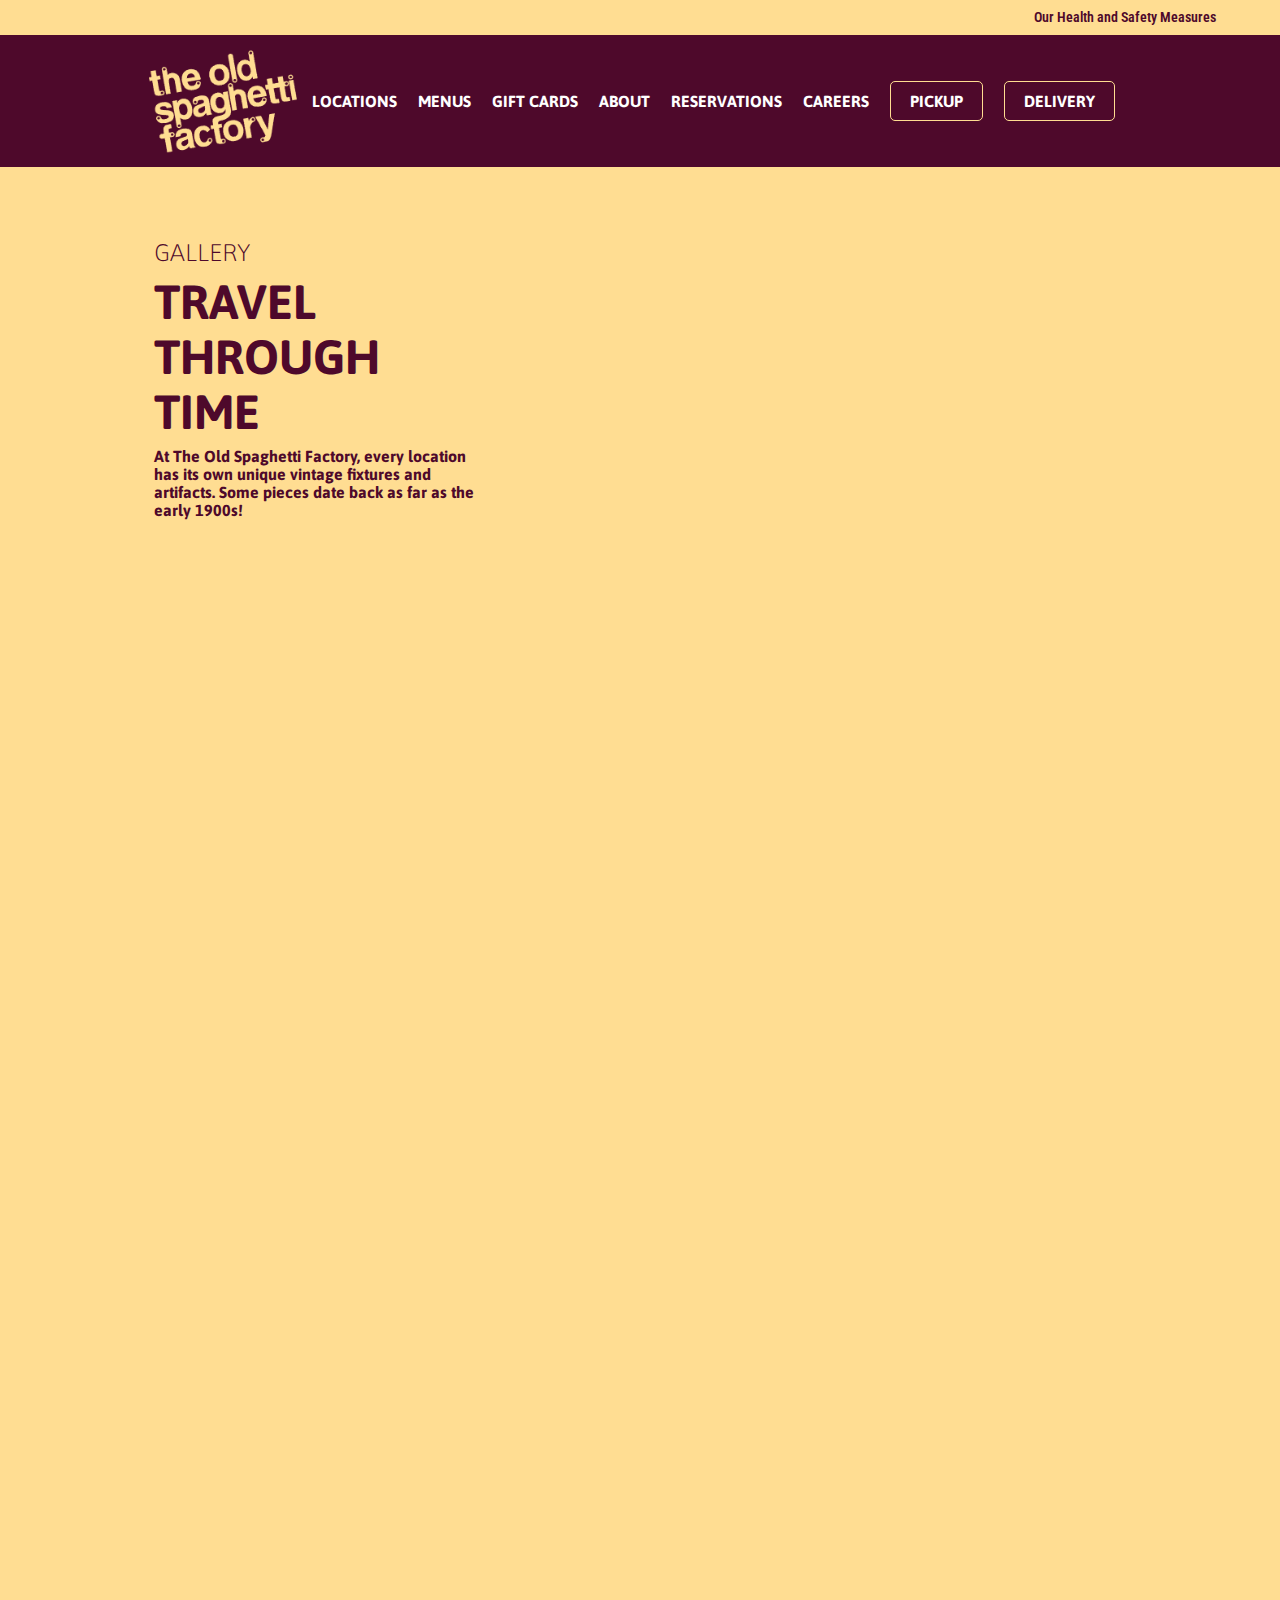
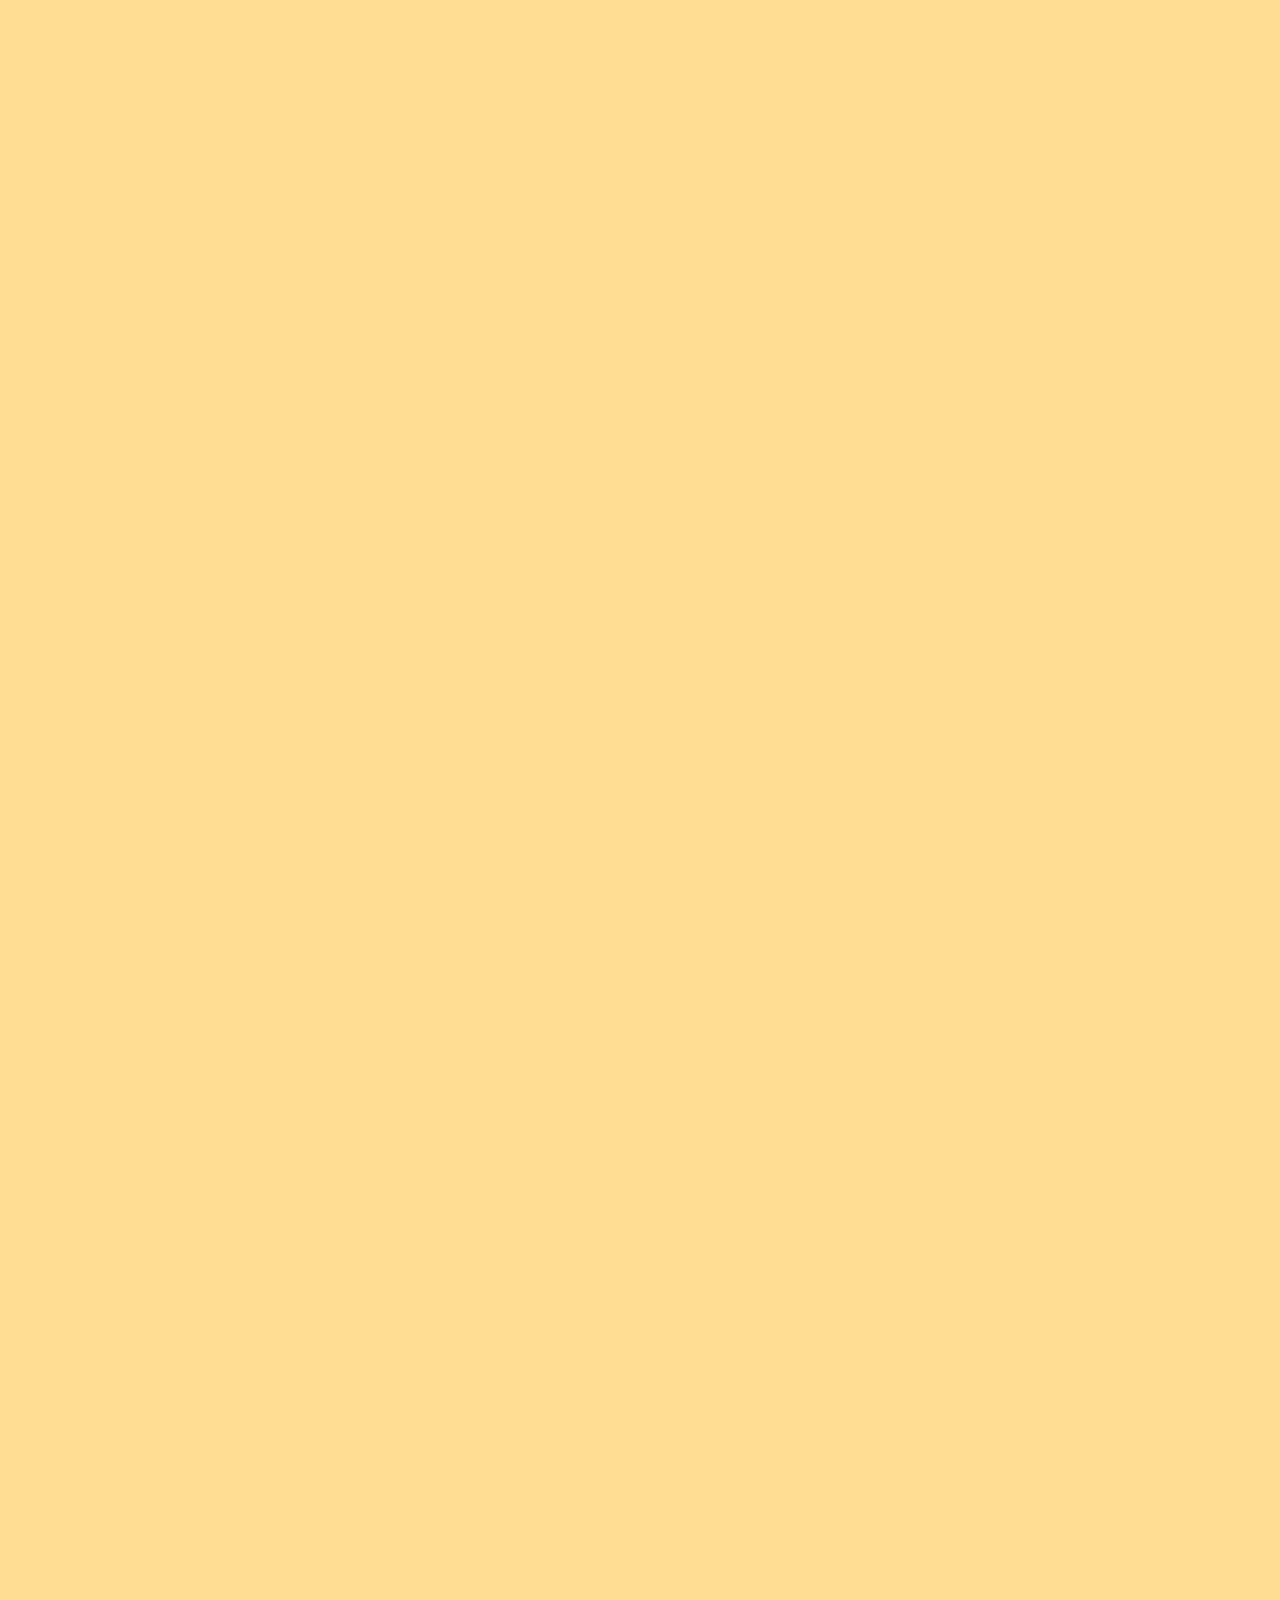
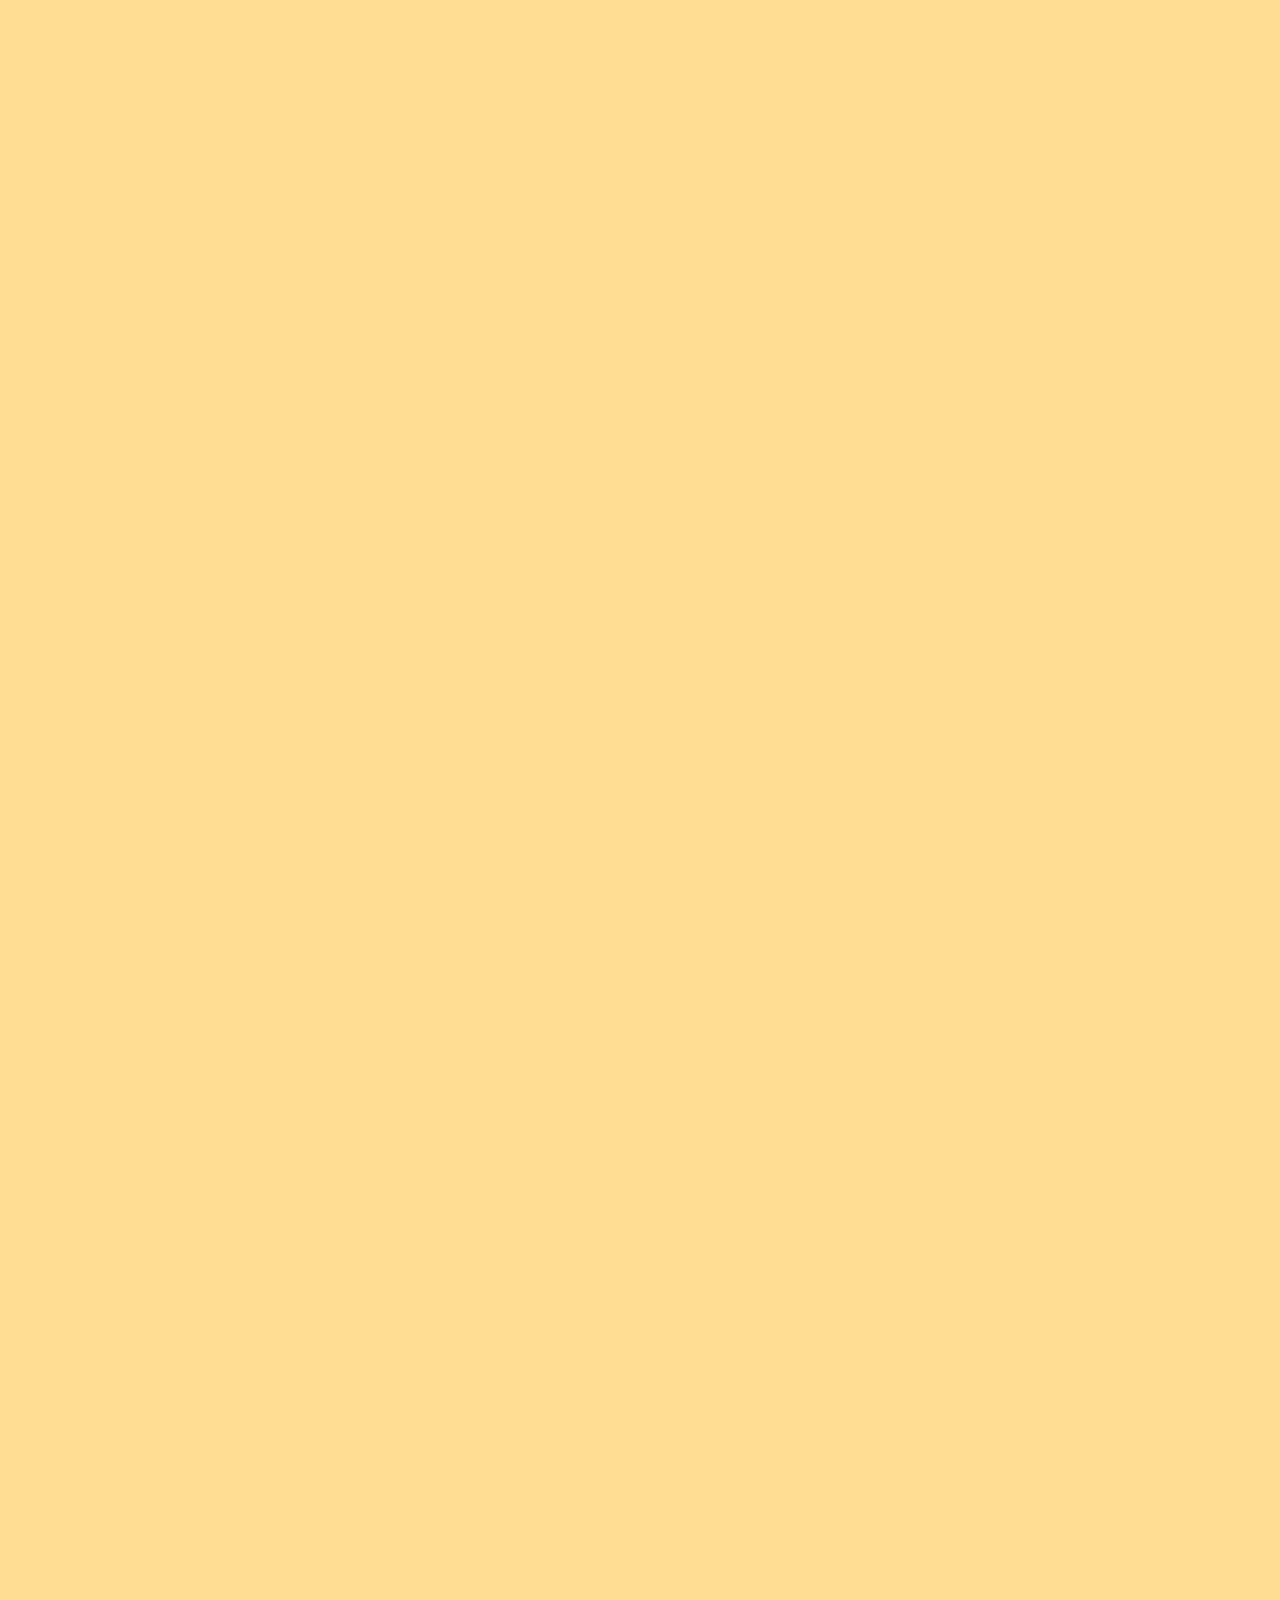
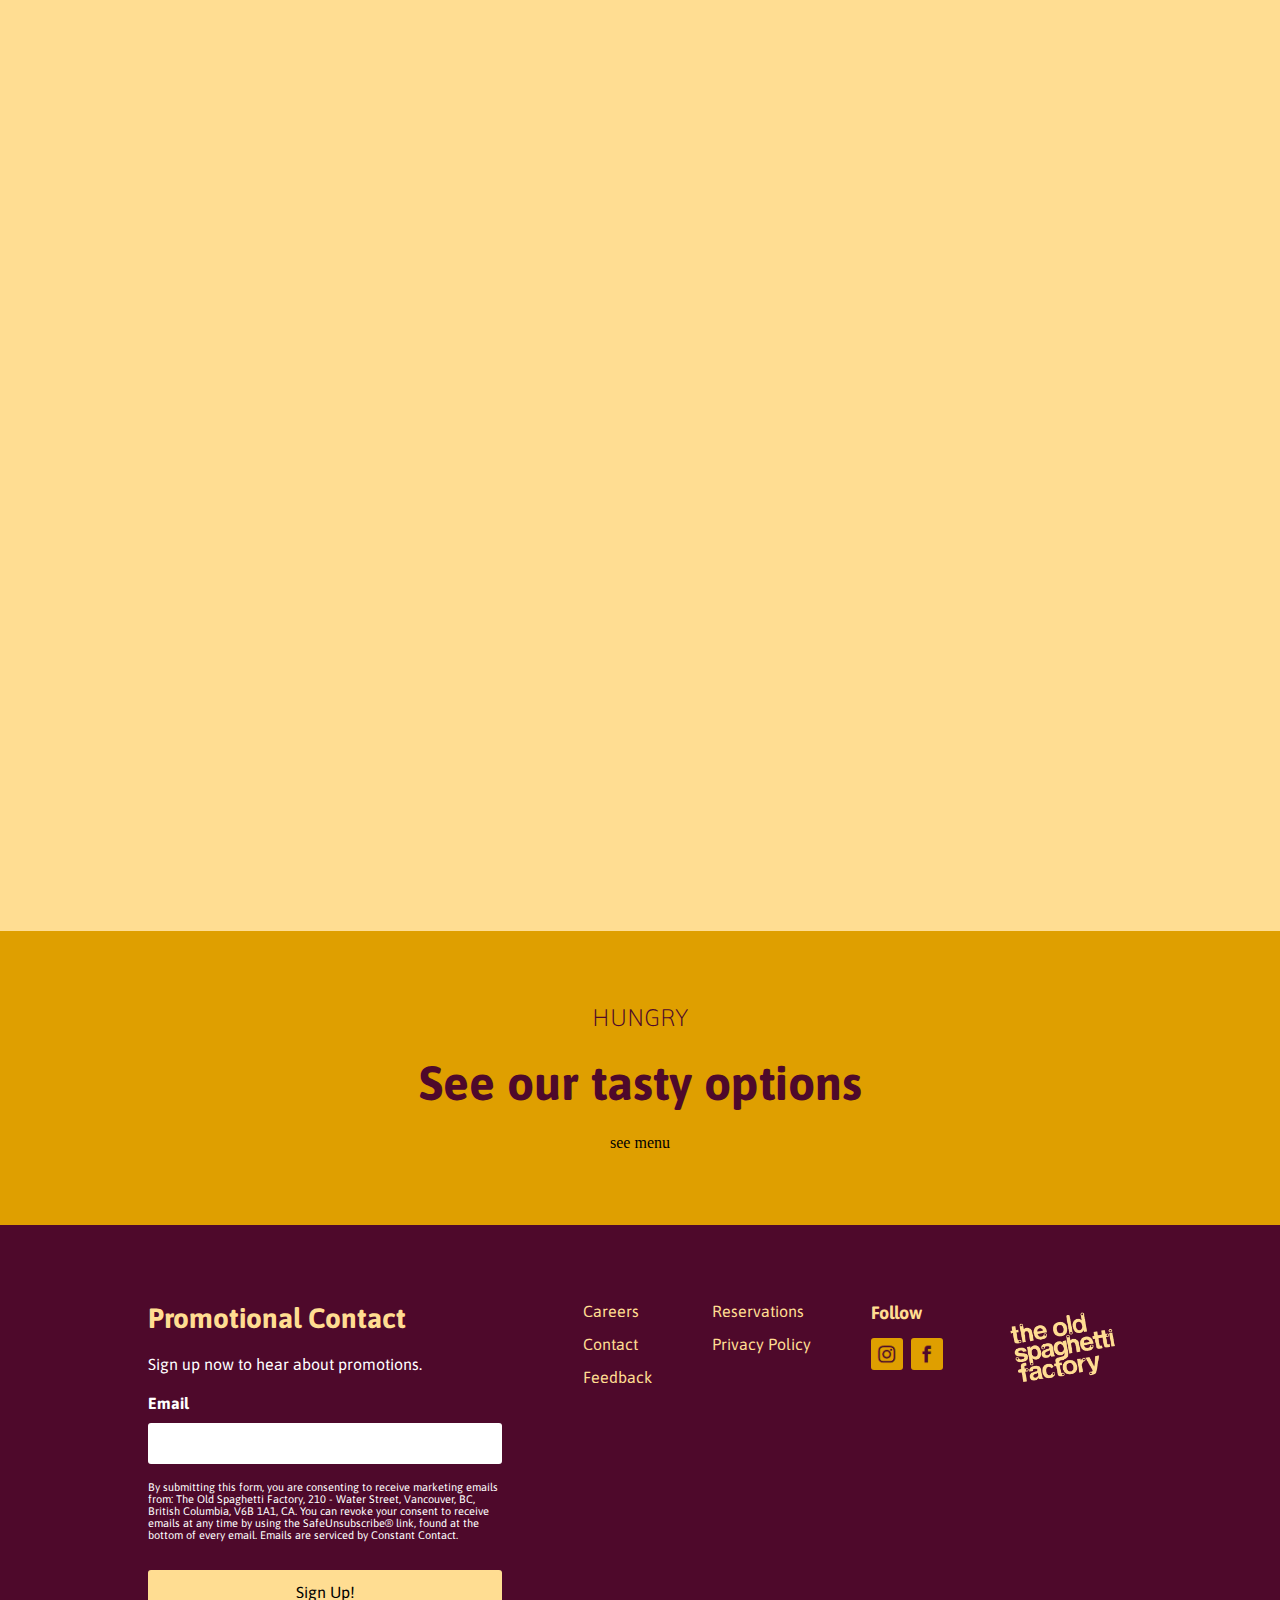
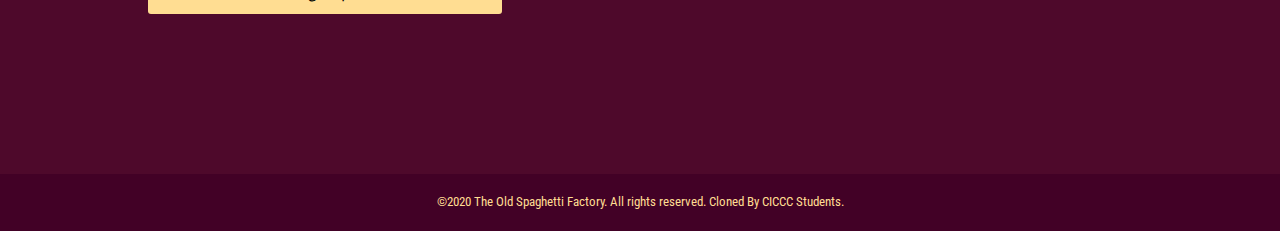
<file: gallery.html>
<!DOCTYPE html>
<html lang="en">
  <head>
    <meta charset="UTF-8" />
    <meta http-equiv="X-UA-Compatible" content="IE=edge" />
    <meta name="viewport" content="width=device-width, initial-scale=1.0" />
    <link
      rel="icon"
      type="image/x-icon"
      href="./Images/cropped-OSF-favicon-32x32.jpg"
    />

    <!-- Font family -->
    <link rel="preconnect" href="https://fonts.googleapis.com" />
    <link rel="preconnect" href="https://fonts.gstatic.com" crossorigin />

    <!-- Font family Robot -->
    <link
      href="https://fonts.googleapis.com/css2?family=Roboto+Condensed&display=swap"
      rel="stylesheet"
    />

    <!-- Font family Asap -->
    <link rel="preconnect" href="https://fonts.googleapis.com" />
    <link rel="preconnect" href="https://fonts.gstatic.com" crossorigin />
    <link
      href="https://fonts.googleapis.com/css2?family=Asap&display=swap"
      rel="stylesheet"
    />

    <!-- CSS links  -->
    <link rel="stylesheet" href="./CSS/reset.css" />
    <link rel="stylesheet" href="./CSS/style.css" />
    <link rel="stylesheet" href="./CSS/gallery.css" />

    <title>Cloning websites top</title>
  </head>
  <body>
    <!--  Header part  -->
    <header>
      <div class="top-header">
        <div class="top-header-box">
          <p><a href="./health.html">Our Health and Safety Measures</a></p>
        </div>
      </div>
      <div class="header-nav">
        <a href="./index.html"
          ><img src="./Images/img_index_logo.png" alt="image_logo"
        /></a>
        <ul class="nav-list">
          <li class="nav-dropdown">
            <a class="nav-btn" href="./location.html">LOCATIONS</a>
            <ul class="dropdown-box">
              <li class="dropdown-lists">
                <a href="#"> </a>
                <ul class="dropdown">
                  <li class="dropdown-lists dropdown-lists-box-1">
                    <a href="#"
                      >
                      <div class="dropdown-lists-box dropdown-lists-box-space">
                        <div>
                         <h3>British Columbia</h3>
                        <div>
                          <div class="dropdown-lists-box-inside">
                            <div class="dropdown-lists-box-inside-left">
                              <p>Gastown</p>
                              <p>Whistler</p>
                              <p>Richmond</p>
                              <p>Abbotsford</p>
                            </div>
                            <div>
                              <p>New Westminster</p>
                              <p>Victoria</p>
                              <p>Langley</p>
                              <p>Kelowna</p>
                            </div>
                          </div>
                        </div>
                      </div>
                        <p>SEE ALL LOCATION</p>
                      </div></a
                    >
                  </li>
                  <li class="dropdown-lists dropdown-lists-box-2">
                    <a href="#"
                      ><div class="dropdown-lists-box">
                        <h3>Alberta</h3>
                        <p>Banff</p>
                        <p>West Edmonton Mall</p>
                        <p>Edmonton (Downtown)</p>
                        <p>Calgary</p>
                      </div></a
                    >
                  </li>
                  <li class="dropdown-lists dropdown-lists-box-2">
                    <a href="#"
                      ><div class="dropdown-lists-box dropdown-lists-box-border">
                        <h3>Saskatchewan</h3>
                        <p>Saskatoon</p>
                      </div></a
                      ><div class="dropdown-lists-box dropdown-lists-box-border">
                        <h3>Manitoba</h3>
                        <p>Winnipeg</p>
                      </div></a
                      ><div class="dropdown-lists-box">
                        <h3>Ontario</h3>
                        <p>Toronto</p>
                      </div></a
                    >
                  </li>
                </ul>
              </li>
            </ul>
          </li>
          <li class="nav-dropdown"><a class="nav-btn" href="./menu.html">MENUS</a>
            <ul class="dropdown-box">
              <li class="dropdown-lists">
                <a href="#"> </a>
                <ul class="dropdown">
                  <li class="dropdown-lists dropdown-lists-box-1">
                    <a href="#"
                      >
                      <div class="dropdown-lists-box dropdown-lists-box-space">
                        <div>
                         <h3>British Columbia</h3>
                        <div>
                          <div class="dropdown-lists-box-inside">
                            <div class="dropdown-lists-box-inside-left">
                              <p>Gastown</p>
                              <p>Whistler</p>
                              <p>Richmond</p>
                              <p>Abbotsford</p>
                            </div>
                            <div>
                              <p>New Westminster</p>
                              <p>Victoria</p>
                              <p>Langley</p>
                              <p>Kelowna</p>
                            </div>
                          </div>
                        </div>
                      </div>
                        <p>SEE ALL LOCATION</p>
                      </div></a
                    >
                  </li>
                  <li class="dropdown-lists dropdown-lists-box-2">
                    <a href="#"
                      ><div class="dropdown-lists-box">
                        <h3>Alberta</h3>
                        <p>Banff</p>
                        <p>West Edmonton Mall</p>
                        <p>Edmonton (Downtown)</p>
                        <p>Calgary</p>
                      </div></a
                    >
                  </li>
                  <li class="dropdown-lists dropdown-lists-box-2">
                    <a href="#"
                      ><div class="dropdown-lists-box dropdown-lists-box-border">
                        <h3>Saskatchewan</h3>
                        <p>Saskatoon</p>
                      </div></a
                      ><div class="dropdown-lists-box dropdown-lists-box-border">
                        <h3>Manitoba</h3>
                        <p>Winnipeg</p>
                      </div></a
                      ><div class="dropdown-lists-box">
                        <h3>Ontario</h3>
                        <p>Toronto</p>
                      </div></a
                    >
                  </li>
                </ul>
              </li>
            </ul></li>
          <li><a class="nav-btn" href="./giftcard.html">GIFT CARDS</a></li>
          <li><a class="nav-btn" href="./about.html">ABOUT</a></li>
          <li class="nav-dropdown">
            <a class="nav-btn" href="./reservations.html">RESERVATIONS</a><ul class="dropdown-box">
              <li class="dropdown-lists">
                <a href="#"> </a>
                <ul class="dropdown">
                  <li class="dropdown-lists dropdown-lists-box-1">
                    <a href="#"
                      >
                      <div class="dropdown-lists-box dropdown-lists-box-space">
                        <div>
                         <h3>British Columbia</h3>
                        <div>
                          <div class="dropdown-lists-box-inside">
                            <div class="dropdown-lists-box-inside-left">
                              <p>Gastown</p>
                              <p>Whistler</p>
                              <p>Richmond</p>
                              <p>Abbotsford</p>
                            </div>
                            <div>
                              <p>New Westminster</p>
                              <p>Victoria</p>
                              <p>Langley</p>
                              <p>Kelowna</p>
                            </div>
                          </div>
                        </div>
                      </div>
                        <p>SEE ALL LOCATION</p>
                      </div></a
                    >
                  </li>
                  <li class="dropdown-lists dropdown-lists-box-2">
                    <a href="#"
                      ><div class="dropdown-lists-box">
                        <h3>Alberta</h3>
                        <p>Banff</p>
                        <p>West Edmonton Mall</p>
                        <p>Edmonton (Downtown)</p>
                        <p>Calgary</p>
                      </div></a
                    >
                  </li>
                  <li class="dropdown-lists dropdown-lists-box-2">
                    <a href="#"
                      ><div class="dropdown-lists-box dropdown-lists-box-border">
                        <h3>Saskatchewan</h3>
                        <p>Saskatoon</p>
                      </div></a
                      ><div class="dropdown-lists-box dropdown-lists-box-border">
                        <h3>Manitoba</h3>
                        <p>Winnipeg</p>
                      </div></a
                      ><div class="dropdown-lists-box">
                        <h3>Ontario</h3>
                        <p>Toronto</p>
                      </div></a
                    >
                  </li>
                </ul>
              </li>
            </ul>
          </li>
          <li><a class="nav-btn" href="./careers.html">CAREERS</a></li>
          <li class="nav-dropdown">
            <a class="nav-btn-border nav-btn" href="./pickup.html">PICKUP</a>
            <ul class="dropdown-box">
              <li class="dropdown-lists">
                <a href="#"> </a>
                <ul class="dropdown">
                  <li class="dropdown-lists dropdown-lists-box-1">
                    <a href="#"
                      >
                      <div class="dropdown-lists-box dropdown-lists-box-space">
                        <div>
                         <h3>British Columbia</h3>
                        <div>
                          <div class="dropdown-lists-box-inside">
                            <div class="dropdown-lists-box-inside-left">
                              <p>Gastown</p>
                              <p>Whistler</p>
                              <p>Richmond</p>
                              <p>Abbotsford</p>
                            </div>
                            <div>
                              <p>New Westminster</p>
                              <p>Victoria</p>
                              <p>Langley</p>
                              <p>Kelowna</p>
                            </div>
                          </div>
                        </div>
                      </div>
                        <p>SEE ALL LOCATION</p>
                      </div></a
                    >
                  </li>
                  <li class="dropdown-lists dropdown-lists-box-2">
                    <a href="#"
                      ><div class="dropdown-lists-box">
                        <h3>Alberta</h3>
                        <p>Banff</p>
                        <p>West Edmonton Mall</p>
                        <p>Edmonton (Downtown)</p>
                        <p>Calgary</p>
                      </div></a
                    >
                  </li>
                  <li class="dropdown-lists dropdown-lists-box-2">
                    <a href="#"
                      ><div class="dropdown-lists-box dropdown-lists-box-border">
                        <h3>Saskatchewan</h3>
                        <p>Saskatoon</p>
                      </div></a
                      ><div class="dropdown-lists-box dropdown-lists-box-border">
                        <h3>Manitoba</h3>
                        <p>Winnipeg</p>
                      </div></a
                      ><div class="dropdown-lists-box">
                        <h3>Ontario</h3>
                        <p>Toronto</p>
                      </div></a
                    >
                  </li>
                </ul>
              </li>
            </ul>
          </li>
          <li class="nav-dropdown">
            <a class="nav-btn-border nav-btn" href="./delivery.html"
              >DELIVERY</a
            >
            <ul class="dropdown-box">
              <li class="dropdown-lists">
                <a href="#"> </a>
                <ul class="dropdown">
                  <li class="dropdown-lists dropdown-lists-box-1">
                    <a href="#"
                      >
                      <div class="dropdown-lists-box dropdown-lists-box-space">
                        <div>
                         <h3>British Columbia</h3>
                        <div>
                          <div class="dropdown-lists-box-inside">
                            <div class="dropdown-lists-box-inside-left">
                              <p>Gastown</p>
                              <p>Whistler</p>
                              <p>Richmond</p>
                              <p>Abbotsford</p>
                            </div>
                            <div>
                              <p>New Westminster</p>
                              <p>Victoria</p>
                              <p>Langley</p>
                              <p>Kelowna</p>
                            </div>
                          </div>
                        </div>
                      </div>
                        <p>SEE ALL LOCATION</p>
                      </div></a
                    >
                  </li>
                  <li class="dropdown-lists dropdown-lists-box-2">
                    <a href="#"
                      ><div class="dropdown-lists-box">
                        <h3>Alberta</h3>
                        <p>Banff</p>
                        <p>West Edmonton Mall</p>
                        <p>Edmonton (Downtown)</p>
                        <p>Calgary</p>
                      </div></a
                    >
                  </li>
                  <li class="dropdown-lists dropdown-lists-box-2">
                    <a href="#"
                      ><div class="dropdown-lists-box dropdown-lists-box-border">
                        <h3>Saskatchewan</h3>
                        <p>Saskatoon</p>
                      </div></a
                      ><div class="dropdown-lists-box dropdown-lists-box-border">
                        <h3>Manitoba</h3>
                        <p>Winnipeg</p>
                      </div></a
                      ><div class="dropdown-lists-box">
                        <h3>Ontario</h3>
                        <p>Toronto</p>
                      </div></a
                    >
                  </li>
                </ul>
              </li>
            </ul>
          </li>
        </ul>
      </div>
    </header>

    <!--  Contents part  -->
    <section class="gallery-grid-container">
      <div class="grid-item">
        <div class="gallery-text">
          <h1 style="color: #4e092b; font-family: 'Asap'; font-weight: 200; text-transform: uppercase; font-size: 1.5rem">Gallery</h1>
          <h2 style="color: #4e092b; font-family: 'Asap'; font-weight: 200; text-transform: uppercase; font-size: 3rem; font-weight: bolder; padding: 0.5rem 0;">Travel through time</h2>
          <p style="color: #4e092b; font-family: 'Asap'; font-weight: 700;; font-size: 1rem">At The Old Spaghetti Factory, every location has its own unique vintage fixtures and artifacts. Some pieces date back as far as the early 1900s!
          </p>
        </div>
      </div>
      <div style="background-size: cover; background-image: url('https://oldspaghettifactory.ca/wp-content/uploads/2021/04/Screen-Shot-2021-04-24-at-2.33.08-PM_web-1.jpg')" class="grid-item"></div>
      <div style="background-size: cover; background-image: url('https://oldspaghettifactory.ca/wp-content/uploads/2021/04/Screen-Shot-2021-04-24-at-4.09.12-PM_web.jpg')" class="grid-item"></div>
      <div style="background-size: cover; background-image: url('https://oldspaghettifactory.ca/wp-content/uploads/2021/04/Screen-Shot-2021-04-24-at-4.05.44-PM_web.jpg')" class="grid-item"></div>
      <div style="background-size: cover; background-image: url('https://oldspaghettifactory.ca/wp-content/uploads/2021/04/P1010007_edit2Web.jpg')" class="grid-item"></div>
      <div style="background-size: cover; background-image: url('https://oldspaghettifactory.ca/wp-content/uploads/2021/04/004.jpg')" class="grid-item"></div>
      <div style="background-size: cover; background-image: url('https://oldspaghettifactory.ca/wp-content/uploads/2021/04/Screen-Shot-2021-04-24-at-4.01.37-PM_web.jpg')" class="grid-item"></div>
      <div style="background-size: cover; background-image: url('https://oldspaghettifactory.ca/wp-content/uploads/2021/04/Screen-Shot-2021-04-24-at-2.34.12-PM_copy.jpg')" class="grid-item"></div>
      <div style="background-size: cover; background-image: url('https://oldspaghettifactory.ca/wp-content/uploads/2021/04/Buck-Light_edit.jpg')" class="grid-item"></div>
      <div style="background-size: cover; background-image: url('https://oldspaghettifactory.ca/wp-content/uploads/2021/04/OSF-5.jpg')" class="grid-item"></div>
      <div style="background-size: cover; background-image: url('https://oldspaghettifactory.ca/wp-content/uploads/2020/11/OSF-Winnipeg.jpg')" class="grid-item"></div>
      <div style="background-size: cover; background-image: url('https://oldspaghettifactory.ca/wp-content/uploads/2021/04/Screen-Shot-2021-04-24-at-2.28.29-PM_web.jpg')" class="grid-item"></div>
      <div style="background-size: cover; background-image: url('https://oldspaghettifactory.ca/wp-content/uploads/2021/04/Screen-Shot-2021-04-24-at-2.19.36-PM_web.jpg')" class="grid-item"></div>
      <div style="background-size: cover; background-image: url('https://oldspaghettifactory.ca/wp-content/uploads/2021/04/Screen-Shot-2021-04-24-at-2.08.24-PM.jpg')" class="grid-item"></div>
      <div style="background-size: cover; background-image: url('https://oldspaghettifactory.ca/wp-content/uploads/2021/04/DSC_0224_web-1.jpg')" class="grid-item"></div>
      <div style="background-size: cover; background-image: url('https://oldspaghettifactory.ca/wp-content/uploads/2021/04/Screen-Shot-2021-04-24-at-3.58.12-PM_web.jpg')" class="grid-item"></div>
      <div style="background-size: cover; background-image: url('https://oldspaghettifactory.ca/wp-content/uploads/2021/04/Screen-Shot-2021-04-24-at-2.16.49-PM_web.jpg')" class="grid-item"></div>
      <div style="background-size: cover; background-image: url('https://oldspaghettifactory.ca/wp-content/uploads/2021/04/Piano_edit.jpg')" class="grid-item"></div>
      <div style="background-size: cover; background-image: url('https://oldspaghettifactory.ca/wp-content/uploads/2021/04/Screen-Shot-2021-04-24-at-4.27.49-PMWeb.jpg')" class="grid-item"></div>
      <div style="background-size: cover; background-image: url('https://oldspaghettifactory.ca/wp-content/uploads/2021/04/Screen-Shot-2021-04-24-at-4.12.43-PM_web.jpg')" class="grid-item"></div>
      <div style="background-size: cover; background-image: url('https://oldspaghettifactory.ca/wp-content/uploads/2021/04/Screen-Shot-2021-04-24-at-4.09.46-PM_web.jpg')" class="grid-item"></div>
      <div style="background-size: cover; background-image: url('https://oldspaghettifactory.ca/wp-content/uploads/2021/04/009.jpg')" class="grid-item"></div>
      <div style="background-size: cover; background-image: url('https://oldspaghettifactory.ca/wp-content/uploads/2021/01/OSF-Stained-Glass.jpg')" class="grid-item"></div>
      <div style="background-size: cover; background-image: url('https://oldspaghettifactory.ca/wp-content/uploads/2021/04/OSF-9.jpg')" class="grid-item"></div>
      <div style="background-size: cover; background-image: url('https://oldspaghettifactory.ca/wp-content/uploads/2021/04/OSF-2_web.jpg')" class="grid-item"></div>
      <div style="background-size: cover; background-image: url('https://oldspaghettifactory.ca/wp-content/uploads/2021/04/Bar-Head-scaled.jpg')" class="grid-item"></div>
    </section>
    <article class="pre-footer">
      <span style="display: block; text-transform: uppercase; font-size: 1.5rem; font-weight: 200; font-family: 'Asap'; color: #4e092b">Hungry</span>
      <span style="display: block; padding: 1.5rem 0; font-size: 3rem; font-family: 'Asap'; font-weight: bolder; color: #4e092b;" >See our tasty options</span>
      <a href="menu.html" class="pre-footer-button" >see menu</a>
    </article>

    <!--  Footer part  -->
    <footer>
      <div class="footer">
        <!--  Footer upper part -->
        <div class="footer-contact">
          <h2>Promotional Contact</h2>
          <p>Sign up now to hear about promotions.</p>
          <label for="mail">Email</label>
          <input id="mail" type="text" />
          <p class="footer-contact-explanation">
            By submitting this form, you are consenting to receive marketing
            emails from: The Old Spaghetti Factory, 210 - Water Street,
            Vancouver, BC, British Columbia, V6B 1A1, CA. You can revoke your
            consent to receive emails at any time by using the SafeUnsubscribe®
            link, found at the bottom of every email. Emails are serviced by
            Constant Contact.
          </p>
          <button class="footer-contact-btn">Sign Up!</button>
        </div>
        <div class="footer-links">
          <div class="footer-links-column">
            <ul>
              <li class="footer-link"><a href="#"></a>Careers</li>
              <li class="footer-link"><a href="#"></a>Contact</li>
              <li class="footer-link"><a href="#"></a>Feedback</li>
            </ul>
          </div>
          <div class="footer-links-column">
            <ul>
              <li class="footer-link"><a href="#"></a>Reservations</li>
              <li class="footer-link"><a href="#"></a>Privacy Policy</li>
            </ul>
          </div>
          <div class="footer-links-column">
            <p class="footer-follow">Follow</p>
            <a href="https://www.instagram.com/osfcanada/" target="_blank"
              ><img
                class="footer-links-column-icons"
                src="./Images/img_index_icon_instagram.png"
                alt="icon_instagram"
            /></a>
            <a
              href="https://www.facebook.com/theoldspaghettifactory"
              target="_blank"
              ><img
                class="footer-links-column-icons"
                src="./Images/img_index_icon_facebook.png"
                alt="icon_facebook"
            /></a>
          </div>
          <div class="footer-links-column">
            <img
              class="footer-links-columns-logo"
              src="./Images/img_index_logo.png"
              alt="iamge_logo"
            />
          </div>
        </div>
      </div>
      <!--  Footer lower part -->
      <div class="footer_btm">
        <p>
          ©2020 The Old Spaghetti Factory. All rights reserved. Cloned By CICCC
          Students.
        </p>
      </div>
    </footer>
  </body>
</html>
</file>
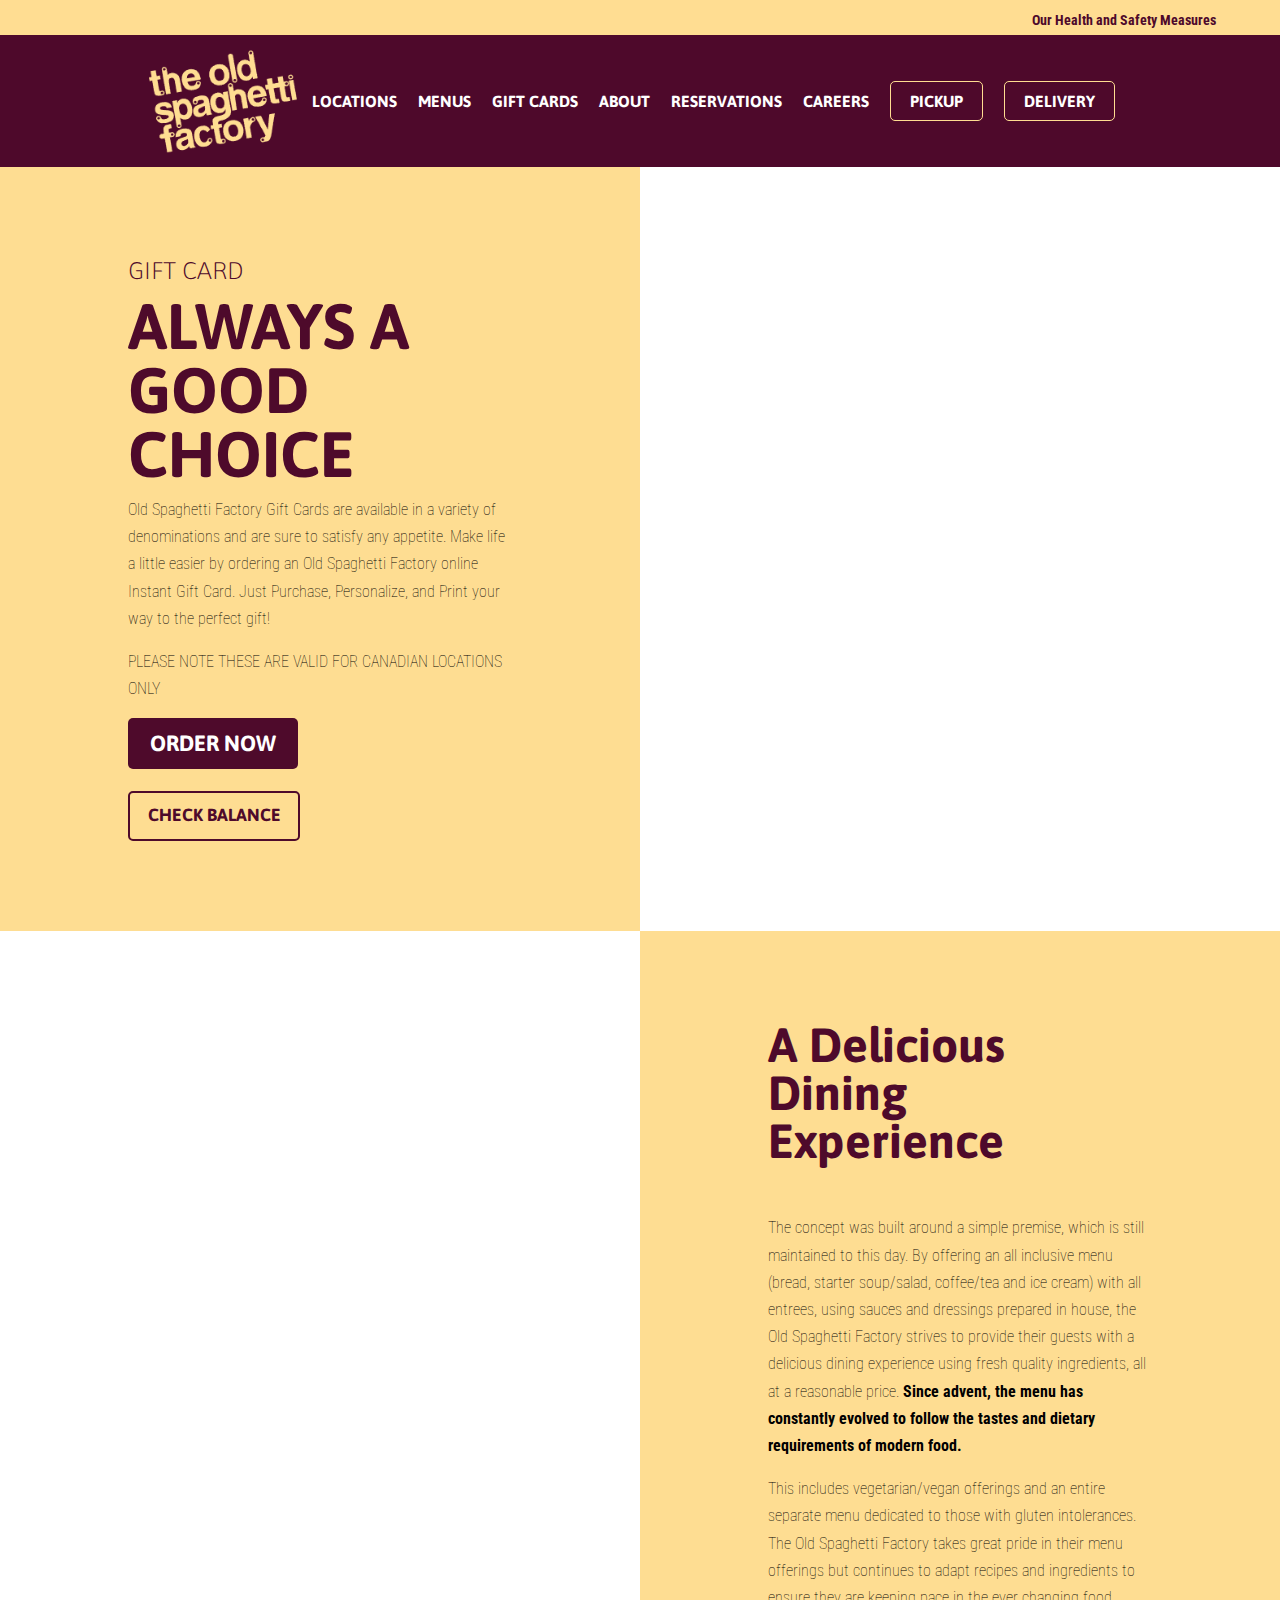
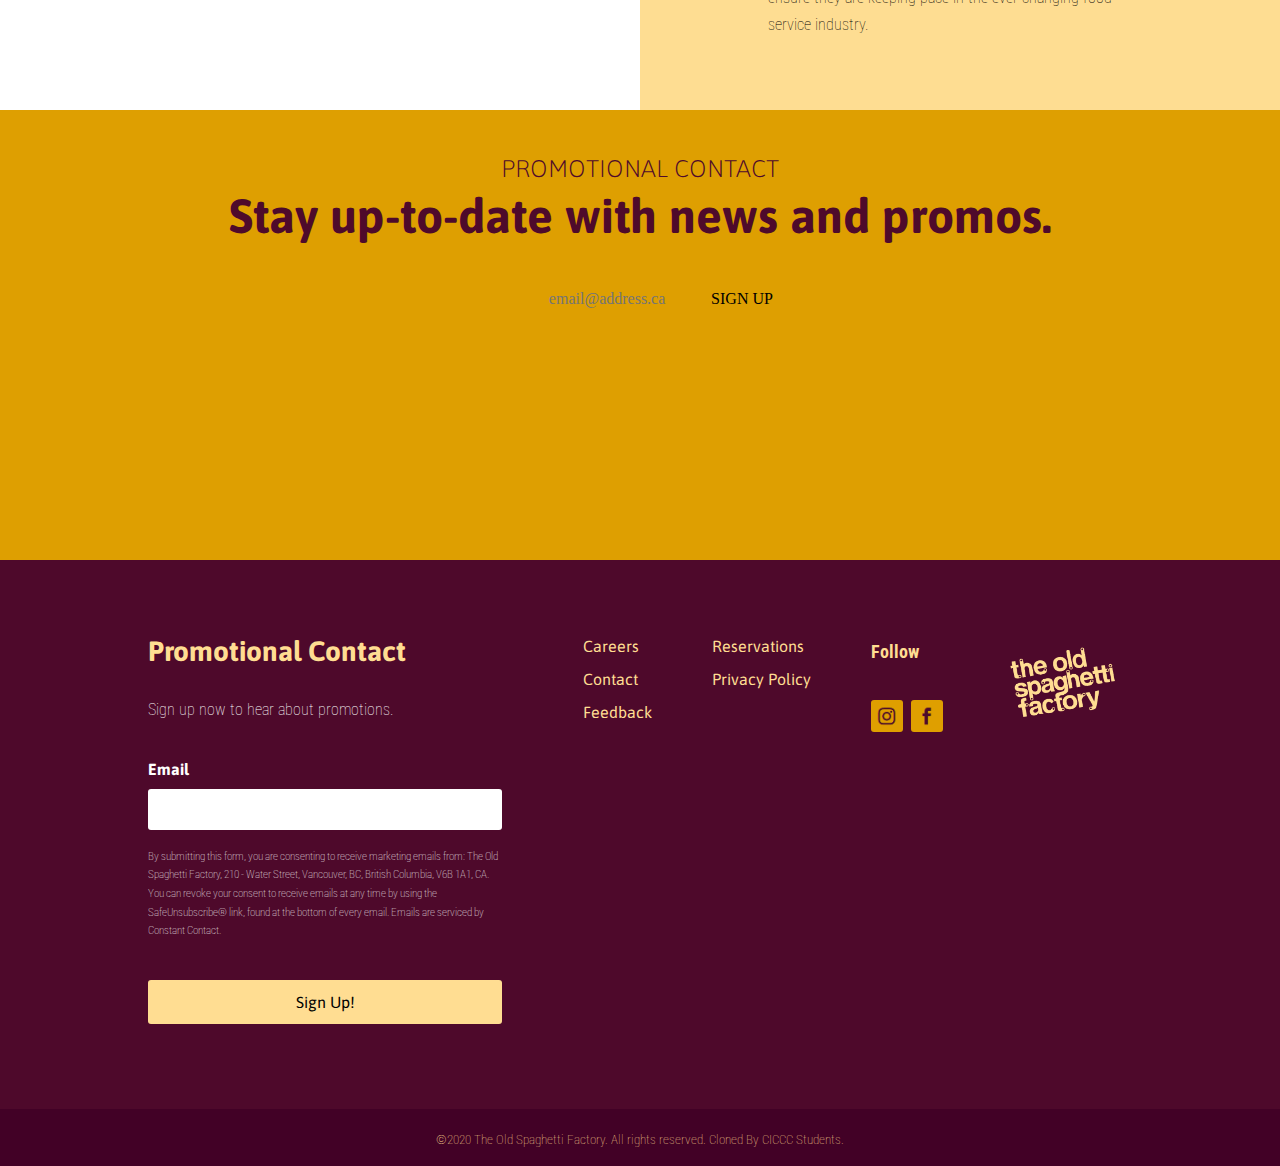
<file: giftcard.html>
<!DOCTYPE html>
<html lang="en">
  <head>
    <meta charset="UTF-8" />
    <meta http-equiv="X-UA-Compatible" content="IE=edge" />
    <meta name="viewport" content="width=device-width, initial-scale=1.0" />
    <link
      rel="icon"
      type="image/x-icon"
      href="./Images/cropped-OSF-favicon-32x32.jpg"
    />

    <!-- Font family -->
    <link rel="preconnect" href="https://fonts.googleapis.com" />
    <link rel="preconnect" href="https://fonts.gstatic.com" crossorigin />

    <!-- Font family Robot -->
    <link
      href="https://fonts.googleapis.com/css2?family=Roboto+Condensed&display=swap"
      rel="stylesheet"
    />

    <!-- Font family Asap -->
    <link rel="preconnect" href="https://fonts.googleapis.com" />
    <link rel="preconnect" href="https://fonts.gstatic.com" crossorigin />
    <link
      href="https://fonts.googleapis.com/css2?family=Asap&display=swap"
      rel="stylesheet"
    />

    <!-- CSS links  -->
    <link rel="stylesheet" href="./CSS/reset.css" />
    <link rel="stylesheet" href="./CSS/style.css" />
    <link rel="stylesheet" href="./CSS/giftcard.css" />
    <title>Gift Cards - The Old Spaghetti</title>
  </head>
  <body>
    <!--  Header part  -->
    <header>
      <div class="top-header">
        <div class="top-header-box">
          <p><a href="./health.html">Our Health and Safety Measures</a></p>
        </div>
      </div>
      <div class="header-nav">
        <a href="./index.html"
          ><img src="./Images/img_index_logo.png" alt="image_logo"
        /></a>
        <ul class="nav-list">
          <li class="nav-dropdown">
            <a class="nav-btn" href="./location.html">LOCATIONS</a>
            <ul class="dropdown-box">
              <li class="dropdown-lists">
                <a href="#"> </a>
                <ul class="dropdown">
                  <li class="dropdown-lists dropdown-lists-box-1">
                    <a href="#"
                      >
                      <div class="dropdown-lists-box dropdown-lists-box-space">
                        <div>
                         <h3>British Columbia</h3>
                        <div>
                          <div class="dropdown-lists-box-inside">
                            <div class="dropdown-lists-box-inside-left">
                              <p>Gastown</p>
                              <p>Whistler</p>
                              <p>Richmond</p>
                              <p>Abbotsford</p>
                            </div>
                            <div>
                              <p>New Westminster</p>
                              <p>Victoria</p>
                              <p>Langley</p>
                              <p>Kelowna</p>
                            </div>
                          </div>
                        </div>
                      </div>
                        <p>SEE ALL LOCATION</p>
                      </div></a
                    >
                  </li>
                  <li class="dropdown-lists dropdown-lists-box-2">
                    <a href="#"
                      ><div class="dropdown-lists-box">
                        <h3>Alberta</h3>
                        <p>Banff</p>
                        <p>West Edmonton Mall</p>
                        <p>Edmonton (Downtown)</p>
                        <p>Calgary</p>
                      </div></a
                    >
                  </li>
                  <li class="dropdown-lists dropdown-lists-box-2">
                    <a href="#"
                      ><div class="dropdown-lists-box dropdown-lists-box-border">
                        <h3>Saskatchewan</h3>
                        <p>Saskatoon</p>
                      </div></a
                      ><div class="dropdown-lists-box dropdown-lists-box-border">
                        <h3>Manitoba</h3>
                        <p>Winnipeg</p>
                      </div></a
                      ><div class="dropdown-lists-box">
                        <h3>Ontario</h3>
                        <p>Toronto</p>
                      </div></a
                    >
                  </li>
                </ul>
              </li>
            </ul>
          </li>
          <li class="nav-dropdown"><a class="nav-btn" href="./menu.html">MENUS</a>
            <ul class="dropdown-box">
              <li class="dropdown-lists">
                <a href="#"> </a>
                <ul class="dropdown">
                  <li class="dropdown-lists dropdown-lists-box-1">
                    <a href="#"
                      >
                      <div class="dropdown-lists-box dropdown-lists-box-space">
                        <div>
                         <h3>British Columbia</h3>
                        <div>
                          <div class="dropdown-lists-box-inside">
                            <div class="dropdown-lists-box-inside-left">
                              <p>Gastown</p>
                              <p>Whistler</p>
                              <p>Richmond</p>
                              <p>Abbotsford</p>
                            </div>
                            <div>
                              <p>New Westminster</p>
                              <p>Victoria</p>
                              <p>Langley</p>
                              <p>Kelowna</p>
                            </div>
                          </div>
                        </div>
                      </div>
                        <p>SEE ALL LOCATION</p>
                      </div></a
                    >
                  </li>
                  <li class="dropdown-lists dropdown-lists-box-2">
                    <a href="#"
                      ><div class="dropdown-lists-box">
                        <h3>Alberta</h3>
                        <p>Banff</p>
                        <p>West Edmonton Mall</p>
                        <p>Edmonton (Downtown)</p>
                        <p>Calgary</p>
                      </div></a
                    >
                  </li>
                  <li class="dropdown-lists dropdown-lists-box-2">
                    <a href="#"
                      ><div class="dropdown-lists-box dropdown-lists-box-border">
                        <h3>Saskatchewan</h3>
                        <p>Saskatoon</p>
                      </div></a
                      ><div class="dropdown-lists-box dropdown-lists-box-border">
                        <h3>Manitoba</h3>
                        <p>Winnipeg</p>
                      </div></a
                      ><div class="dropdown-lists-box">
                        <h3>Ontario</h3>
                        <p>Toronto</p>
                      </div></a
                    >
                  </li>
                </ul>
              </li>
            </ul></li>
          <li><a class="nav-btn" href="./giftcard.html">GIFT CARDS</a></li>
          <li><a class="nav-btn" href="./about.html">ABOUT</a></li>
          <li class="nav-dropdown">
            <a class="nav-btn" href="./reservations.html">RESERVATIONS</a><ul class="dropdown-box">
              <li class="dropdown-lists">
                <a href="#"> </a>
                <ul class="dropdown">
                  <li class="dropdown-lists dropdown-lists-box-1">
                    <a href="#"
                      >
                      <div class="dropdown-lists-box dropdown-lists-box-space">
                        <div>
                         <h3>British Columbia</h3>
                        <div>
                          <div class="dropdown-lists-box-inside">
                            <div class="dropdown-lists-box-inside-left">
                              <p>Gastown</p>
                              <p>Whistler</p>
                              <p>Richmond</p>
                              <p>Abbotsford</p>
                            </div>
                            <div>
                              <p>New Westminster</p>
                              <p>Victoria</p>
                              <p>Langley</p>
                              <p>Kelowna</p>
                            </div>
                          </div>
                        </div>
                      </div>
                        <p>SEE ALL LOCATION</p>
                      </div></a
                    >
                  </li>
                  <li class="dropdown-lists dropdown-lists-box-2">
                    <a href="#"
                      ><div class="dropdown-lists-box">
                        <h3>Alberta</h3>
                        <p>Banff</p>
                        <p>West Edmonton Mall</p>
                        <p>Edmonton (Downtown)</p>
                        <p>Calgary</p>
                      </div></a
                    >
                  </li>
                  <li class="dropdown-lists dropdown-lists-box-2">
                    <a href="#"
                      ><div class="dropdown-lists-box dropdown-lists-box-border">
                        <h3>Saskatchewan</h3>
                        <p>Saskatoon</p>
                      </div></a
                      ><div class="dropdown-lists-box dropdown-lists-box-border">
                        <h3>Manitoba</h3>
                        <p>Winnipeg</p>
                      </div></a
                      ><div class="dropdown-lists-box">
                        <h3>Ontario</h3>
                        <p>Toronto</p>
                      </div></a
                    >
                  </li>
                </ul>
              </li>
            </ul>
          </li>
          <li><a class="nav-btn" href="./careers.html">CAREERS</a></li>
          <li class="nav-dropdown">
            <a class="nav-btn-border nav-btn" href="./pickup.html">PICKUP</a>
            <ul class="dropdown-box">
              <li class="dropdown-lists">
                <a href="#"> </a>
                <ul class="dropdown">
                  <li class="dropdown-lists dropdown-lists-box-1">
                    <a href="#"
                      >
                      <div class="dropdown-lists-box dropdown-lists-box-space">
                        <div>
                         <h3>British Columbia</h3>
                        <div>
                          <div class="dropdown-lists-box-inside">
                            <div class="dropdown-lists-box-inside-left">
                              <p>Gastown</p>
                              <p>Whistler</p>
                              <p>Richmond</p>
                              <p>Abbotsford</p>
                            </div>
                            <div>
                              <p>New Westminster</p>
                              <p>Victoria</p>
                              <p>Langley</p>
                              <p>Kelowna</p>
                            </div>
                          </div>
                        </div>
                      </div>
                        <p>SEE ALL LOCATION</p>
                      </div></a
                    >
                  </li>
                  <li class="dropdown-lists dropdown-lists-box-2">
                    <a href="#"
                      ><div class="dropdown-lists-box">
                        <h3>Alberta</h3>
                        <p>Banff</p>
                        <p>West Edmonton Mall</p>
                        <p>Edmonton (Downtown)</p>
                        <p>Calgary</p>
                      </div></a
                    >
                  </li>
                  <li class="dropdown-lists dropdown-lists-box-2">
                    <a href="#"
                      ><div class="dropdown-lists-box dropdown-lists-box-border">
                        <h3>Saskatchewan</h3>
                        <p>Saskatoon</p>
                      </div></a
                      ><div class="dropdown-lists-box dropdown-lists-box-border">
                        <h3>Manitoba</h3>
                        <p>Winnipeg</p>
                      </div></a
                      ><div class="dropdown-lists-box">
                        <h3>Ontario</h3>
                        <p>Toronto</p>
                      </div></a
                    >
                  </li>
                </ul>
              </li>
            </ul>
          </li>
          <li class="nav-dropdown">
            <a class="nav-btn-border nav-btn" href="./delivery.html"
              >DELIVERY</a
            >
            <ul class="dropdown-box">
              <li class="dropdown-lists">
                <a href="#"> </a>
                <ul class="dropdown">
                  <li class="dropdown-lists dropdown-lists-box-1">
                    <a href="#"
                      >
                      <div class="dropdown-lists-box dropdown-lists-box-space">
                        <div>
                         <h3>British Columbia</h3>
                        <div>
                          <div class="dropdown-lists-box-inside">
                            <div class="dropdown-lists-box-inside-left">
                              <p>Gastown</p>
                              <p>Whistler</p>
                              <p>Richmond</p>
                              <p>Abbotsford</p>
                            </div>
                            <div>
                              <p>New Westminster</p>
                              <p>Victoria</p>
                              <p>Langley</p>
                              <p>Kelowna</p>
                            </div>
                          </div>
                        </div>
                      </div>
                        <p>SEE ALL LOCATION</p>
                      </div></a
                    >
                  </li>
                  <li class="dropdown-lists dropdown-lists-box-2">
                    <a href="#"
                      ><div class="dropdown-lists-box">
                        <h3>Alberta</h3>
                        <p>Banff</p>
                        <p>West Edmonton Mall</p>
                        <p>Edmonton (Downtown)</p>
                        <p>Calgary</p>
                      </div></a
                    >
                  </li>
                  <li class="dropdown-lists dropdown-lists-box-2">
                    <a href="#"
                      ><div class="dropdown-lists-box dropdown-lists-box-border">
                        <h3>Saskatchewan</h3>
                        <p>Saskatoon</p>
                      </div></a
                      ><div class="dropdown-lists-box dropdown-lists-box-border">
                        <h3>Manitoba</h3>
                        <p>Winnipeg</p>
                      </div></a
                      ><div class="dropdown-lists-box">
                        <h3>Ontario</h3>
                        <p>Toronto</p>
                      </div></a
                    >
                  </li>
                </ul>
              </li>
            </ul>
          </li>
        </ul>
      </div>
    </header>
    <!-- Grid Content -->
    <section>
      <div class="grid">
        <div class="grid_1">
          <h3>GIFT CARD</h3>
          <h1>ALWAYS A GOOD CHOICE</h1>
          <p>
            Old Spaghetti Factory Gift Cards are available in a variety of
            denominations and are sure to satisfy any appetite. Make life a
            little easier by ordering an Old Spaghetti Factory online Instant
            Gift Card. Just Purchase, Personalize, and Print your way to the
            perfect gift!
          </p>
          <p class="upper">
            PLEASE NOTE THESE ARE VALID FOR CANADIAN LOCATIONS ONLY
          </p>
          <div>
            <button class="order">ORDER NOW</button>
          </div>
          <div>
            <button class="balance">CHECK BALANCE</button>
          </div>
        </div>
        <div class="grid_2"></div>
        <div class="grid_3"></div>
        <div class="grid_4">
          <div class="container_2">
            <h2>A Delicious Dining Experience</h2>
            <p>
              The concept was built around a simple premise, which is still
              maintained to this day. By offering an all inclusive menu (bread,
              starter soup/salad, coffee/tea and ice cream) with all entrees,
              using sauces and dressings prepared in house, the Old Spaghetti
              Factory strives to provide their guests with a delicious dining
              experience using fresh quality ingredients, all at a reasonable
              price.
              <a
                >Since advent, the menu has constantly evolved to follow the
                tastes and dietary requirements of modern food.</a
              >
            </p>
            <p>
              This includes vegetarian/vegan offerings and an entire separate
              menu dedicated to those with gluten intolerances. The Old
              Spaghetti Factory takes great pride in their menu offerings but
              continues to adapt recipes and ingredients to ensure they are
              keeping pace in the ever changing food service industry.
            </p>
          </div>
        </div>
      </div>
    </section>
    <!-- Bottom -->
    <section class="bottom_gift">
      <div class="container_promo">
        <div class="promotional">
          <h3>PROMOTIONAL CONTACT</h3>
          <h2>Stay up-to-date with news and promos.</h2>
          <form>
            <input
              class="email_sign"
              type="text"
              placeholder="email@address.ca"
            />
            <button class="button_sign">SIGN UP</button>
          </form>
        </div>
      </div>
    </section>
    <!--  Footer part  -->
    <footer>
      <div class="footer">
        <!--  Footer upper part -->
        <div class="footer-contact">
          <h2>Promotional Contact</h2>
          <p>Sign up now to hear about promotions.</p>
          <label for="mail">Email</label>
          <input id="mail" type="text" />
          <p class="footer-contact-explanation">
            By submitting this form, you are consenting to receive marketing
            emails from: The Old Spaghetti Factory, 210 - Water Street,
            Vancouver, BC, British Columbia, V6B 1A1, CA. You can revoke your
            consent to receive emails at any time by using the SafeUnsubscribe®
            link, found at the bottom of every email. Emails are serviced by
            Constant Contact.
          </p>
          <button class="footer-contact-btn">Sign Up!</button>
        </div>
        <div class="footer-links">
          <div class="footer-links-column">
            <ul>
              <li class="footer-link"><a href="#"></a>Careers</li>
              <li class="footer-link"><a href="#"></a>Contact</li>
              <li class="footer-link"><a href="#"></a>Feedback</li>
            </ul>
          </div>
          <div class="footer-links-column">
            <ul>
              <li class="footer-link"><a href="#"></a>Reservations</li>
              <li class="footer-link"><a href="#"></a>Privacy Policy</li>
            </ul>
          </div>
          <div class="footer-links-column">
            <p class="footer-follow">Follow</p>
            <a href="https://www.instagram.com/osfcanada/" target="_blank"
              ><img
                class="footer-links-column-icons"
                src="./Images/img_index_icon_instagram.png"
                alt="icon_instagram"
            /></a>
            <a
              href="https://www.facebook.com/theoldspaghettifactory"
              target="_blank"
              ><img
                class="footer-links-column-icons"
                src="./Images/img_index_icon_facebook.png"
                alt="icon_facebook"
            /></a>
          </div>
          <div class="footer-links-column">
            <img
              class="footer-links-columns-logo"
              src="./Images/img_index_logo.png"
              alt="iamge_logo"
            />
          </div>
        </div>
      </div>
      <!--  Footer lower part -->
      <div class="footer_btm">
        <p>
          ©2020 The Old Spaghetti Factory. All rights reserved. Cloned By CICCC
          Students.
        </p>
      </div>
    </footer>
  </body>
</html>
</file>
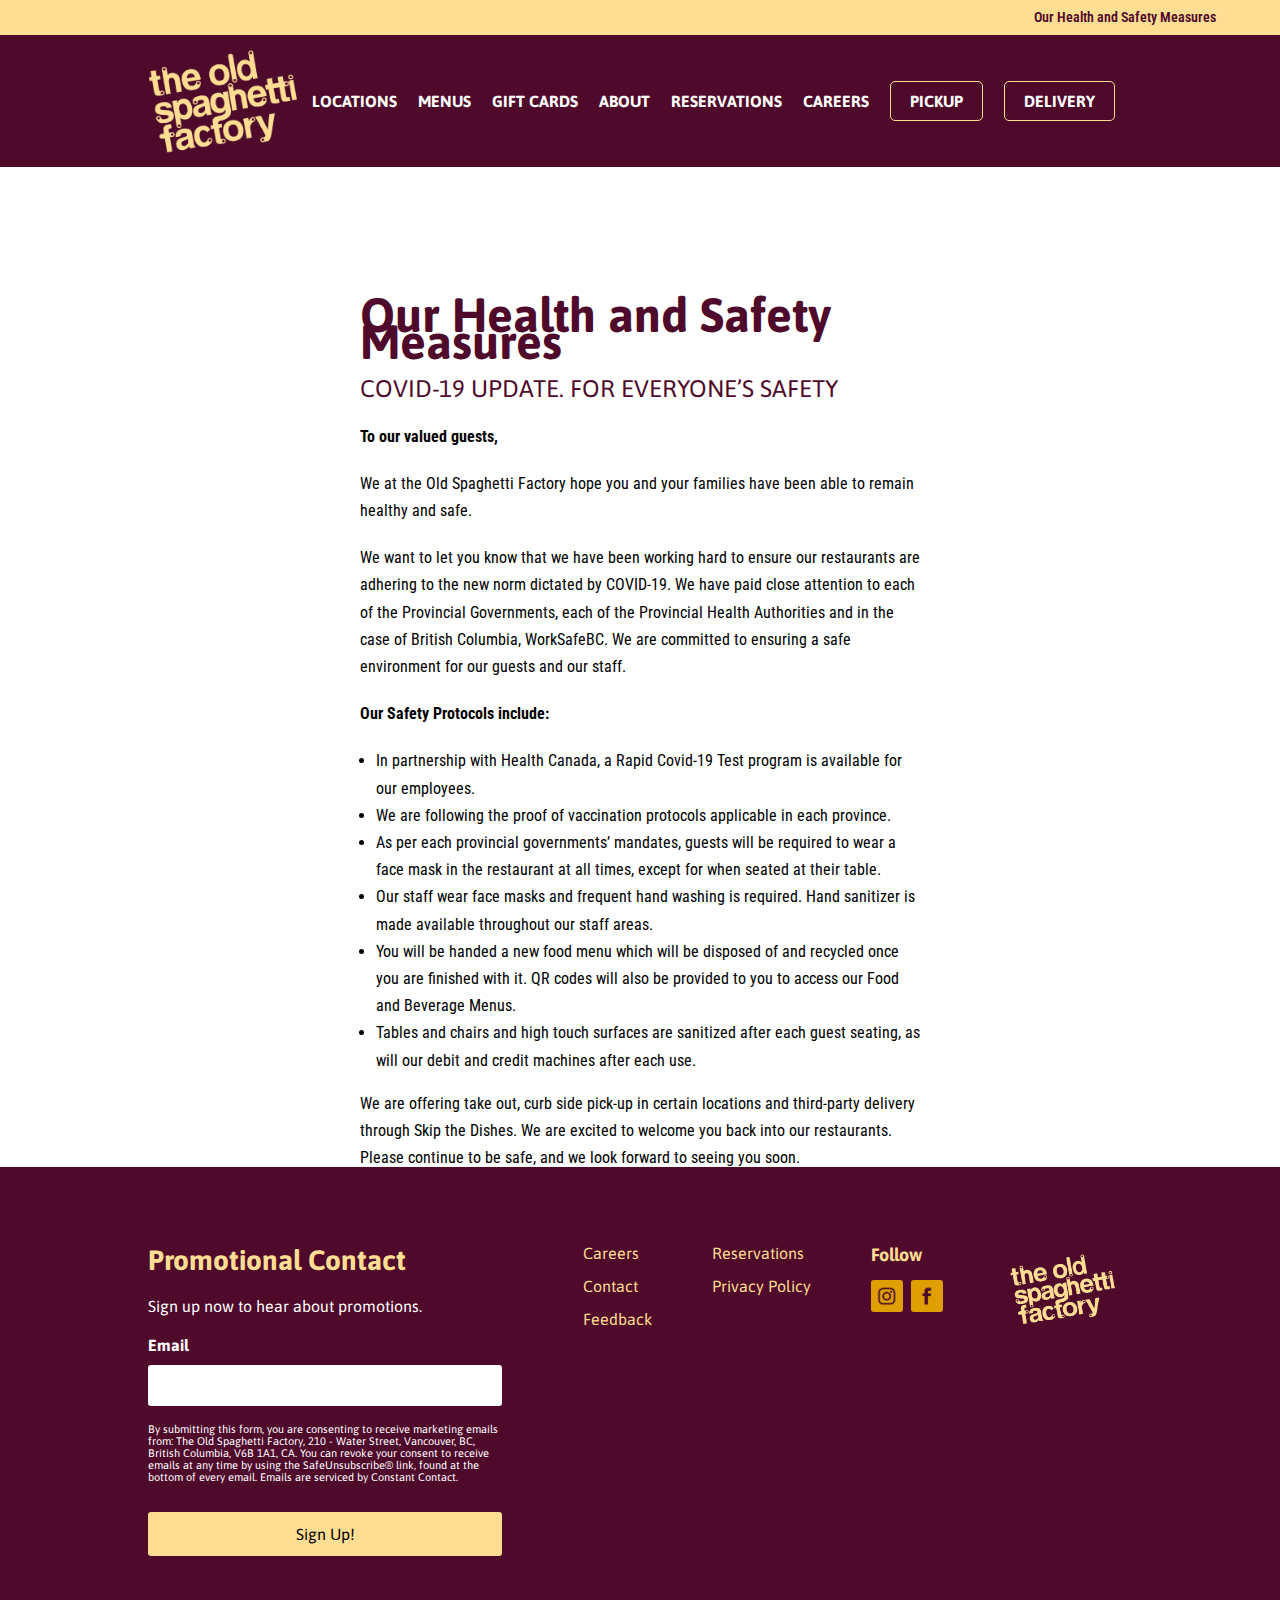
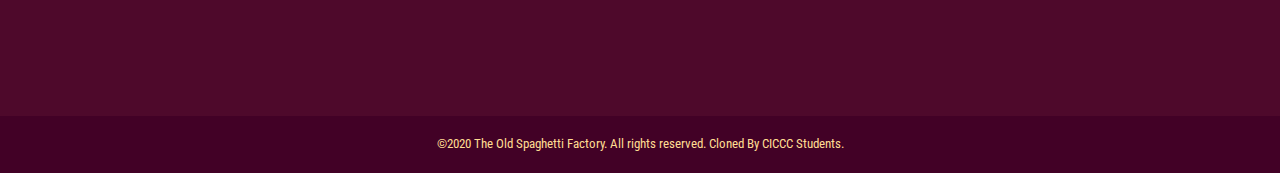
<file: health.html>
<!DOCTYPE html>
<html lang="en">
  <head>
    <meta charset="UTF-8" />
    <meta http-equiv="X-UA-Compatible" content="IE=edge" />
    <meta name="viewport" content="width=device-width, initial-scale=1.0" />
    <link
      rel="icon"
      type="image/x-icon"
      href="./Images/cropped-OSF-favicon-32x32.jpg"
    />

    <!-- Font family -->
    <link rel="preconnect" href="https://fonts.googleapis.com" />
    <link rel="preconnect" href="https://fonts.gstatic.com" crossorigin />

    <!-- Font family Robot -->
    <link
      href="https://fonts.googleapis.com/css2?family=Roboto+Condensed&display=swap"
      rel="stylesheet"
    />

    <!-- Font family Asap -->
    <link rel="preconnect" href="https://fonts.googleapis.com" />
    <link rel="preconnect" href="https://fonts.gstatic.com" crossorigin />
    <link
      href="https://fonts.googleapis.com/css2?family=Asap&display=swap"
      rel="stylesheet"
    />

    <!-- CSS links  -->
    <link rel="stylesheet" href="./CSS/reset.css" />
    <link rel="stylesheet" href="./CSS/style.css" />
    <link rel="stylesheet" href="./CSS/health.css" />

    <title>Our Health and Safety Measures</title>
  </head>
  <body>
    <!--  Header part  -->
    <header>
      <div class="top-header">
        <div class="top-header-box">
          <p><a href="./health.html">Our Health and Safety Measures</a></p>
        </div>
      </div>
      <div class="header-nav">
        <a href="./index.html"
          ><img src="./Images/img_index_logo.png" alt="image_logo"
        /></a>
        <ul class="nav-list">
          <li class="nav-dropdown">
            <a class="nav-btn" href="./location.html">LOCATIONS</a>
            <ul class="dropdown-box">
              <li class="dropdown-lists">
                <a href="#"> </a>
                <ul class="dropdown">
                  <li class="dropdown-lists dropdown-lists-box-1">
                    <a href="#"
                      >
                      <div class="dropdown-lists-box dropdown-lists-box-space">
                        <div>
                         <h3>British Columbia</h3>
                        <div>
                          <div class="dropdown-lists-box-inside">
                            <div class="dropdown-lists-box-inside-left">
                              <p>Gastown</p>
                              <p>Whistler</p>
                              <p>Richmond</p>
                              <p>Abbotsford</p>
                            </div>
                            <div>
                              <p>New Westminster</p>
                              <p>Victoria</p>
                              <p>Langley</p>
                              <p>Kelowna</p>
                            </div>
                          </div>
                        </div>
                      </div>
                        <p>SEE ALL LOCATION</p>
                      </div></a
                    >
                  </li>
                  <li class="dropdown-lists dropdown-lists-box-2">
                    <a href="#"
                      ><div class="dropdown-lists-box">
                        <h3>Alberta</h3>
                        <p>Banff</p>
                        <p>West Edmonton Mall</p>
                        <p>Edmonton (Downtown)</p>
                        <p>Calgary</p>
                      </div></a
                    >
                  </li>
                  <li class="dropdown-lists dropdown-lists-box-2">
                    <a href="#"
                      ><div class="dropdown-lists-box dropdown-lists-box-border">
                        <h3>Saskatchewan</h3>
                        <p>Saskatoon</p>
                      </div></a
                      ><div class="dropdown-lists-box dropdown-lists-box-border">
                        <h3>Manitoba</h3>
                        <p>Winnipeg</p>
                      </div></a
                      ><div class="dropdown-lists-box">
                        <h3>Ontario</h3>
                        <p>Toronto</p>
                      </div></a
                    >
                  </li>
                </ul>
              </li>
            </ul>
          </li>
          <li class="nav-dropdown"><a class="nav-btn" href="./menu.html">MENUS</a>
            <ul class="dropdown-box">
              <li class="dropdown-lists">
                <a href="#"> </a>
                <ul class="dropdown">
                  <li class="dropdown-lists dropdown-lists-box-1">
                    <a href="#"
                      >
                      <div class="dropdown-lists-box dropdown-lists-box-space">
                        <div>
                         <h3>British Columbia</h3>
                        <div>
                          <div class="dropdown-lists-box-inside">
                            <div class="dropdown-lists-box-inside-left">
                              <p>Gastown</p>
                              <p>Whistler</p>
                              <p>Richmond</p>
                              <p>Abbotsford</p>
                            </div>
                            <div>
                              <p>New Westminster</p>
                              <p>Victoria</p>
                              <p>Langley</p>
                              <p>Kelowna</p>
                            </div>
                          </div>
                        </div>
                      </div>
                        <p>SEE ALL LOCATION</p>
                      </div></a
                    >
                  </li>
                  <li class="dropdown-lists dropdown-lists-box-2">
                    <a href="#"
                      ><div class="dropdown-lists-box">
                        <h3>Alberta</h3>
                        <p>Banff</p>
                        <p>West Edmonton Mall</p>
                        <p>Edmonton (Downtown)</p>
                        <p>Calgary</p>
                      </div></a
                    >
                  </li>
                  <li class="dropdown-lists dropdown-lists-box-2">
                    <a href="#"
                      ><div class="dropdown-lists-box dropdown-lists-box-border">
                        <h3>Saskatchewan</h3>
                        <p>Saskatoon</p>
                      </div></a
                      ><div class="dropdown-lists-box dropdown-lists-box-border">
                        <h3>Manitoba</h3>
                        <p>Winnipeg</p>
                      </div></a
                      ><div class="dropdown-lists-box">
                        <h3>Ontario</h3>
                        <p>Toronto</p>
                      </div></a
                    >
                  </li>
                </ul>
              </li>
            </ul></li>
          <li><a class="nav-btn" href="./giftcard.html">GIFT CARDS</a></li>
          <li><a class="nav-btn" href="./about.html">ABOUT</a></li>
          <li class="nav-dropdown">
            <a class="nav-btn" href="./reservations.html">RESERVATIONS</a><ul class="dropdown-box">
              <li class="dropdown-lists">
                <a href="#"> </a>
                <ul class="dropdown">
                  <li class="dropdown-lists dropdown-lists-box-1">
                    <a href="#"
                      >
                      <div class="dropdown-lists-box dropdown-lists-box-space">
                        <div>
                         <h3>British Columbia</h3>
                        <div>
                          <div class="dropdown-lists-box-inside">
                            <div class="dropdown-lists-box-inside-left">
                              <p>Gastown</p>
                              <p>Whistler</p>
                              <p>Richmond</p>
                              <p>Abbotsford</p>
                            </div>
                            <div>
                              <p>New Westminster</p>
                              <p>Victoria</p>
                              <p>Langley</p>
                              <p>Kelowna</p>
                            </div>
                          </div>
                        </div>
                      </div>
                        <p>SEE ALL LOCATION</p>
                      </div></a
                    >
                  </li>
                  <li class="dropdown-lists dropdown-lists-box-2">
                    <a href="#"
                      ><div class="dropdown-lists-box">
                        <h3>Alberta</h3>
                        <p>Banff</p>
                        <p>West Edmonton Mall</p>
                        <p>Edmonton (Downtown)</p>
                        <p>Calgary</p>
                      </div></a
                    >
                  </li>
                  <li class="dropdown-lists dropdown-lists-box-2">
                    <a href="#"
                      ><div class="dropdown-lists-box dropdown-lists-box-border">
                        <h3>Saskatchewan</h3>
                        <p>Saskatoon</p>
                      </div></a
                      ><div class="dropdown-lists-box dropdown-lists-box-border">
                        <h3>Manitoba</h3>
                        <p>Winnipeg</p>
                      </div></a
                      ><div class="dropdown-lists-box">
                        <h3>Ontario</h3>
                        <p>Toronto</p>
                      </div></a
                    >
                  </li>
                </ul>
              </li>
            </ul>
          </li>
          <li><a class="nav-btn" href="./careers.html">CAREERS</a></li>
          <li class="nav-dropdown">
            <a class="nav-btn-border nav-btn" href="./pickup.html">PICKUP</a>
            <ul class="dropdown-box">
              <li class="dropdown-lists">
                <a href="#"> </a>
                <ul class="dropdown">
                  <li class="dropdown-lists dropdown-lists-box-1">
                    <a href="#"
                      >
                      <div class="dropdown-lists-box dropdown-lists-box-space">
                        <div>
                         <h3>British Columbia</h3>
                        <div>
                          <div class="dropdown-lists-box-inside">
                            <div class="dropdown-lists-box-inside-left">
                              <p>Gastown</p>
                              <p>Whistler</p>
                              <p>Richmond</p>
                              <p>Abbotsford</p>
                            </div>
                            <div>
                              <p>New Westminster</p>
                              <p>Victoria</p>
                              <p>Langley</p>
                              <p>Kelowna</p>
                            </div>
                          </div>
                        </div>
                      </div>
                        <p>SEE ALL LOCATION</p>
                      </div></a
                    >
                  </li>
                  <li class="dropdown-lists dropdown-lists-box-2">
                    <a href="#"
                      ><div class="dropdown-lists-box">
                        <h3>Alberta</h3>
                        <p>Banff</p>
                        <p>West Edmonton Mall</p>
                        <p>Edmonton (Downtown)</p>
                        <p>Calgary</p>
                      </div></a
                    >
                  </li>
                  <li class="dropdown-lists dropdown-lists-box-2">
                    <a href="#"
                      ><div class="dropdown-lists-box dropdown-lists-box-border">
                        <h3>Saskatchewan</h3>
                        <p>Saskatoon</p>
                      </div></a
                      ><div class="dropdown-lists-box dropdown-lists-box-border">
                        <h3>Manitoba</h3>
                        <p>Winnipeg</p>
                      </div></a
                      ><div class="dropdown-lists-box">
                        <h3>Ontario</h3>
                        <p>Toronto</p>
                      </div></a
                    >
                  </li>
                </ul>
              </li>
            </ul>
          </li>
          <li class="nav-dropdown">
            <a class="nav-btn-border nav-btn" href="./delivery.html"
              >DELIVERY</a
            >
            <ul class="dropdown-box">
              <li class="dropdown-lists">
                <a href="#"> </a>
                <ul class="dropdown">
                  <li class="dropdown-lists dropdown-lists-box-1">
                    <a href="#"
                      >
                      <div class="dropdown-lists-box dropdown-lists-box-space">
                        <div>
                         <h3>British Columbia</h3>
                        <div>
                          <div class="dropdown-lists-box-inside">
                            <div class="dropdown-lists-box-inside-left">
                              <p>Gastown</p>
                              <p>Whistler</p>
                              <p>Richmond</p>
                              <p>Abbotsford</p>
                            </div>
                            <div>
                              <p>New Westminster</p>
                              <p>Victoria</p>
                              <p>Langley</p>
                              <p>Kelowna</p>
                            </div>
                          </div>
                        </div>
                      </div>
                        <p>SEE ALL LOCATION</p>
                      </div></a
                    >
                  </li>
                  <li class="dropdown-lists dropdown-lists-box-2">
                    <a href="#"
                      ><div class="dropdown-lists-box">
                        <h3>Alberta</h3>
                        <p>Banff</p>
                        <p>West Edmonton Mall</p>
                        <p>Edmonton (Downtown)</p>
                        <p>Calgary</p>
                      </div></a
                    >
                  </li>
                  <li class="dropdown-lists dropdown-lists-box-2">
                    <a href="#"
                      ><div class="dropdown-lists-box dropdown-lists-box-border">
                        <h3>Saskatchewan</h3>
                        <p>Saskatoon</p>
                      </div></a
                      ><div class="dropdown-lists-box dropdown-lists-box-border">
                        <h3>Manitoba</h3>
                        <p>Winnipeg</p>
                      </div></a
                      ><div class="dropdown-lists-box">
                        <h3>Ontario</h3>
                        <p>Toronto</p>
                      </div></a
                    >
                  </li>
                </ul>
              </li>
            </ul>
          </li>
        </ul>
      </div>
    </header>

    <!--  Contents part  -->

    <!--  Health part  -->
    <div class="contents-health">
      <div class="contents-health-box">
        <h2 class="contents-health-h2">
          <span>Our Health and Safety Measures</span>
        </h2>
        <h3 class="contents-health-h3">
          <span>COVID-19 UPDATE. FOR EVERYONE’S SAFETY</span>
        </h3>
        <p class="contents-health-title">To our valued guests,</p>
        <p>
          We at the Old Spaghetti Factory hope you and your families have been
          able to remain healthy and safe.
        </p>
        <p>
          We want to let you know that we have been working hard to ensure our
          restaurants are adhering to the new norm dictated by COVID-19. We have
          paid close attention to each of the Provincial Governments, each of
          the Provincial Health Authorities and in the case of British Columbia,
          WorkSafeBC. We are committed to ensuring a safe environment for our
          guests and our staff.
        </p>
        <p class="contents-health-title">Our Safety Protocols include:</p>
        <ul class="contents-health-lists">
          <li>
            In partnership with Health Canada, a Rapid Covid-19 Test program is
            available for our employees.
          </li>
          <li>
            We are following the proof of vaccination protocols applicable in
            each province.
          </li>
          <li>
            As per each provincial governments’ mandates, guests will be
            required to wear a face mask in the restaurant at all times, except
            for when seated at their table.
          </li>
          <li>
            Our staff wear face masks and frequent hand washing is required.
            Hand sanitizer is made available throughout our staff areas.
          </li>
          <li>
            You will be handed a new food menu which will be disposed of and
            recycled once you are finished with it. QR codes will also be
            provided to you to access our Food and Beverage Menus.
          </li>
          <li>
            Tables and chairs and high touch surfaces are sanitized after each
            guest seating, as will our debit and credit machines after each use.
          </li>
        </ul>
        <p>
          We are offering take out, curb side pick-up in certain locations and
          third-party delivery through Skip the Dishes. We are excited to
          welcome you back into our restaurants. Please continue to be safe, and
          we look forward to seeing you soon.
        </p>
      </div>
    </div>

    <!--  Footer part  -->
    <footer>
      <div class="footer">
        <!--  Footer upper part -->
        <div class="footer-contact">
          <h2>Promotional Contact</h2>
          <p>Sign up now to hear about promotions.</p>
          <label for="mail">Email</label>
          <input id="mail" type="text" />
          <p class="footer-contact-explanation">
            By submitting this form, you are consenting to receive marketing
            emails from: The Old Spaghetti Factory, 210 - Water Street,
            Vancouver, BC, British Columbia, V6B 1A1, CA. You can revoke your
            consent to receive emails at any time by using the SafeUnsubscribe®
            link, found at the bottom of every email. Emails are serviced by
            Constant Contact.
          </p>
          <button class="footer-contact-btn">Sign Up!</button>
        </div>
        <div class="footer-links">
          <div class="footer-links-column">
            <ul>
              <li class="footer-link"><a href="#"></a>Careers</li>
              <li class="footer-link"><a href="#"></a>Contact</li>
              <li class="footer-link"><a href="#"></a>Feedback</li>
            </ul>
          </div>
          <div class="footer-links-column">
            <ul>
              <li class="footer-link"><a href="#"></a>Reservations</li>
              <li class="footer-link"><a href="#"></a>Privacy Policy</li>
            </ul>
          </div>
          <div class="footer-links-column">
            <p class="footer-follow">Follow</p>
            <a href="https://www.instagram.com/osfcanada/" target="_blank"
              ><img
                class="footer-links-column-icons"
                src="./Images/img_index_icon_instagram.png"
                alt="icon_instagram"
            /></a>
            <a
              href="https://www.facebook.com/theoldspaghettifactory"
              target="_blank"
              ><img
                class="footer-links-column-icons"
                src="./Images/img_index_icon_facebook.png"
                alt="icon_facebook"
            /></a>
          </div>
          <div class="footer-links-column">
            <img
              class="footer-links-columns-logo"
              src="./Images/img_index_logo.png"
              alt="iamge_logo"
            />
          </div>
        </div>
      </div>
      <!--  Footer lower part -->
      <div class="footer_btm">
        <p>
          ©2020 The Old Spaghetti Factory. All rights reserved. Cloned By CICCC
          Students.
        </p>
      </div>
    </footer>
  </body>
</html>
</file>
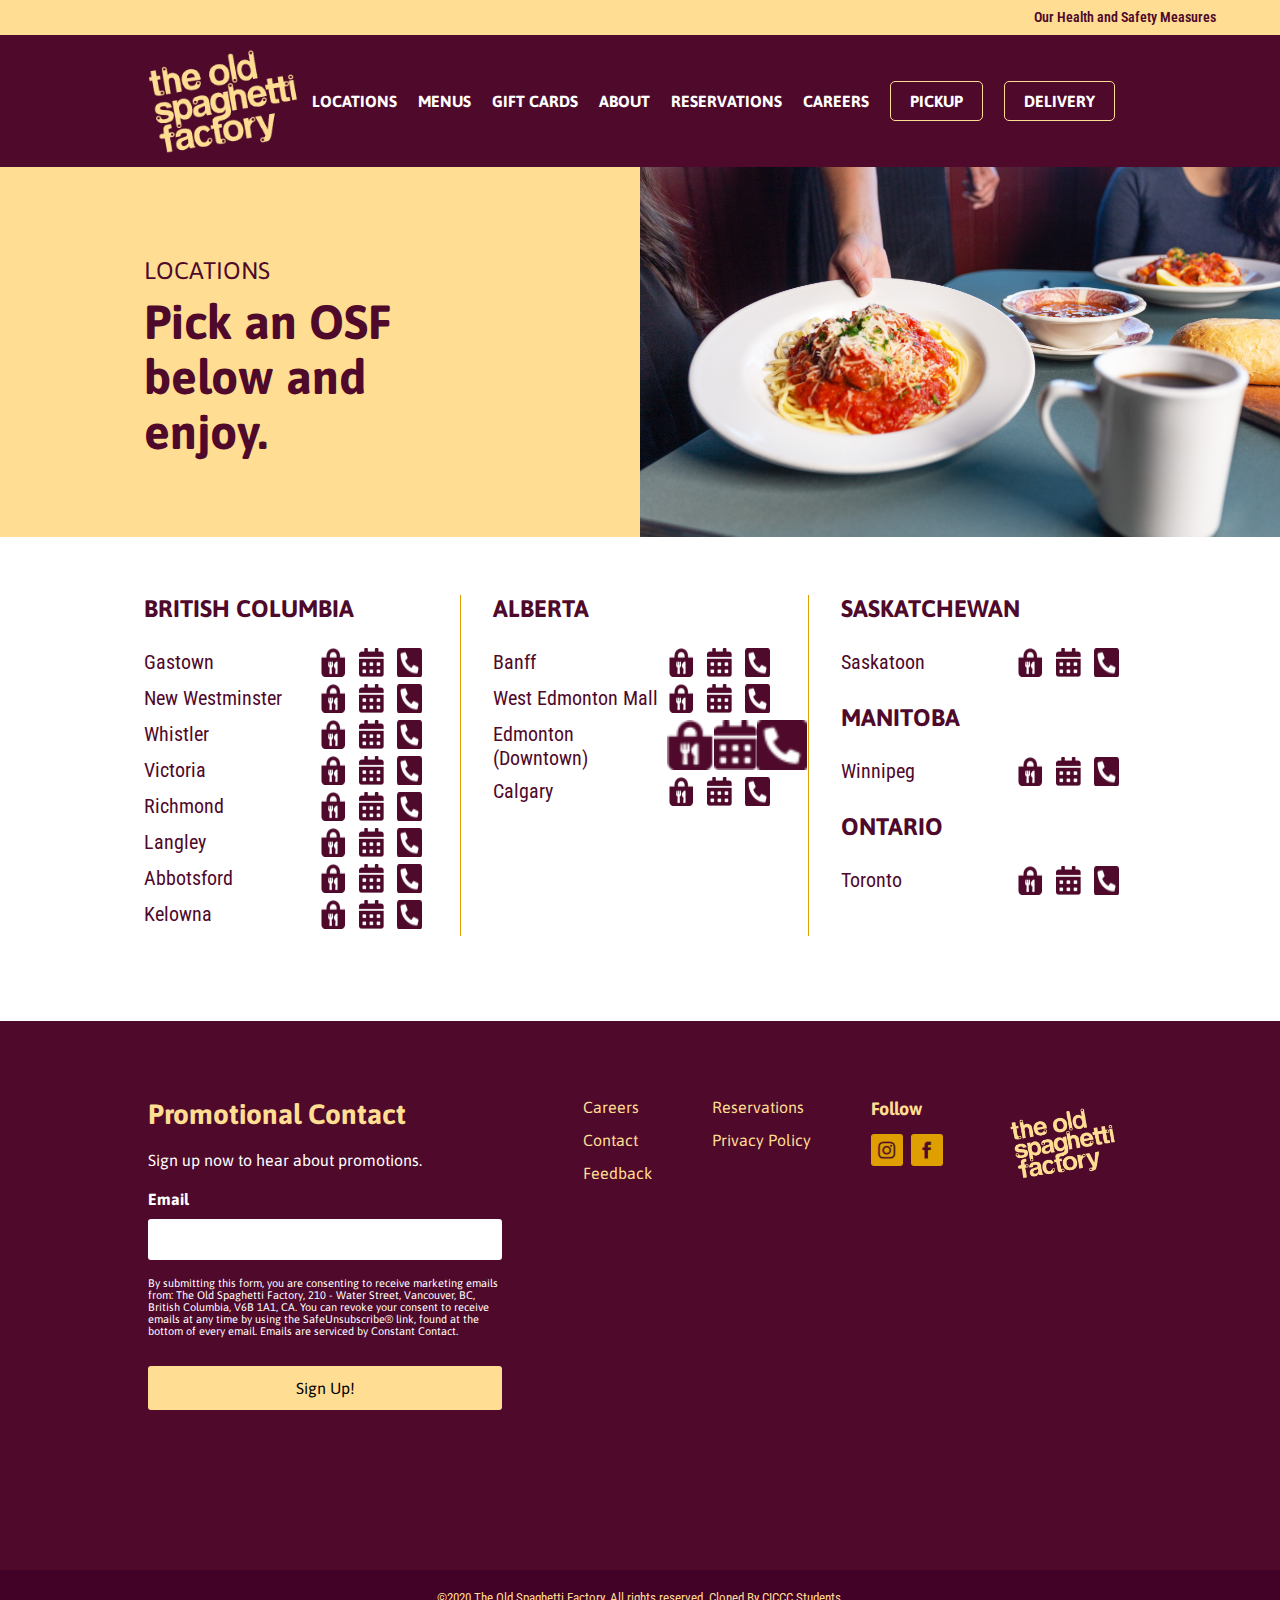
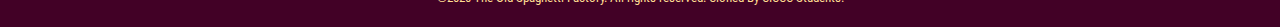
<file: location.html>
<!DOCTYPE html>
<html lang="en">
  <head>
    <meta charset="UTF-8" />
    <meta http-equiv="X-UA-Compatible" content="IE=edge" />
    <meta name="viewport" content="width=device-width, initial-scale=1.0" />
    <link
      rel="icon"
      type="image/x-icon"
      href="./Images/cropped-OSF-favicon-32x32.jpg"
    />

    <!-- Font family -->
    <link rel="preconnect" href="https://fonts.googleapis.com" />
    <link rel="preconnect" href="https://fonts.gstatic.com" crossorigin />

    <!-- Font family Robot -->
    <link
      href="https://fonts.googleapis.com/css2?family=Roboto+Condensed&display=swap"
      rel="stylesheet"
    />

    <!-- Font family Asap -->
    <link rel="preconnect" href="https://fonts.googleapis.com" />
    <link rel="preconnect" href="https://fonts.gstatic.com" crossorigin />
    <link
      href="https://fonts.googleapis.com/css2?family=Asap&display=swap"
      rel="stylesheet"
    />

    <!-- CSS links  -->
    <link rel="stylesheet" href="./CSS/reset.css" />
    <link rel="stylesheet" href="./CSS/style.css" />
    <link rel="stylesheet" href="./CSS/location.css" />
    <title>Cloning websites top</title>
  </head>
  <body>
    <!--  Header part  -->
    <header>
      <div class="top-header">
        <div class="top-header-box">
          <p><a href="./health.html">Our Health and Safety Measures</a></p>
        </div>
      </div>
      <div class="header-nav">
        <a href="./index.html"
          ><img src="./Images/img_index_logo.png" alt="image_logo"
        /></a>
        <ul class="nav-list">
          <li class="nav-dropdown">
            <a class="nav-btn" href="./location.html">LOCATIONS</a>
            <ul class="dropdown-box">
              <li class="dropdown-lists">
                <a href="#"> </a>
                <ul class="dropdown">
                  <li class="dropdown-lists dropdown-lists-box-1">
                    <a href="#"
                      >
                      <div class="dropdown-lists-box dropdown-lists-box-space">
                        <div>
                         <h3>British Columbia</h3>
                        <div>
                          <div class="dropdown-lists-box-inside">
                            <div class="dropdown-lists-box-inside-left">
                              <p>Gastown</p>
                              <p>Whistler</p>
                              <p>Richmond</p>
                              <p>Abbotsford</p>
                            </div>
                            <div>
                              <p>New Westminster</p>
                              <p>Victoria</p>
                              <p>Langley</p>
                              <p>Kelowna</p>
                            </div>
                          </div>
                        </div>
                      </div>
                        <p>SEE ALL LOCATION</p>
                      </div></a
                    >
                  </li>
                  <li class="dropdown-lists dropdown-lists-box-2">
                    <a href="#"
                      ><div class="dropdown-lists-box">
                        <h3>Alberta</h3>
                        <p>Banff</p>
                        <p>West Edmonton Mall</p>
                        <p>Edmonton (Downtown)</p>
                        <p>Calgary</p>
                      </div></a
                    >
                  </li>
                  <li class="dropdown-lists dropdown-lists-box-2">
                    <a href="#"
                      ><div class="dropdown-lists-box dropdown-lists-box-border">
                        <h3>Saskatchewan</h3>
                        <p>Saskatoon</p>
                      </div></a
                      ><div class="dropdown-lists-box dropdown-lists-box-border">
                        <h3>Manitoba</h3>
                        <p>Winnipeg</p>
                      </div></a
                      ><div class="dropdown-lists-box">
                        <h3>Ontario</h3>
                        <p>Toronto</p>
                      </div></a
                    >
                  </li>
                </ul>
              </li>
            </ul>
          </li>
          <li class="nav-dropdown"><a class="nav-btn" href="./menu.html">MENUS</a>
            <ul class="dropdown-box">
              <li class="dropdown-lists">
                <a href="#"> </a>
                <ul class="dropdown">
                  <li class="dropdown-lists dropdown-lists-box-1">
                    <a href="#"
                      >
                      <div class="dropdown-lists-box dropdown-lists-box-space">
                        <div>
                         <h3>British Columbia</h3>
                        <div>
                          <div class="dropdown-lists-box-inside">
                            <div class="dropdown-lists-box-inside-left">
                              <p>Gastown</p>
                              <p>Whistler</p>
                              <p>Richmond</p>
                              <p>Abbotsford</p>
                            </div>
                            <div>
                              <p>New Westminster</p>
                              <p>Victoria</p>
                              <p>Langley</p>
                              <p>Kelowna</p>
                            </div>
                          </div>
                        </div>
                      </div>
                        <p>SEE ALL LOCATION</p>
                      </div></a
                    >
                  </li>
                  <li class="dropdown-lists dropdown-lists-box-2">
                    <a href="#"
                      ><div class="dropdown-lists-box">
                        <h3>Alberta</h3>
                        <p>Banff</p>
                        <p>West Edmonton Mall</p>
                        <p>Edmonton (Downtown)</p>
                        <p>Calgary</p>
                      </div></a
                    >
                  </li>
                  <li class="dropdown-lists dropdown-lists-box-2">
                    <a href="#"
                      ><div class="dropdown-lists-box dropdown-lists-box-border">
                        <h3>Saskatchewan</h3>
                        <p>Saskatoon</p>
                      </div></a
                      ><div class="dropdown-lists-box dropdown-lists-box-border">
                        <h3>Manitoba</h3>
                        <p>Winnipeg</p>
                      </div></a
                      ><div class="dropdown-lists-box">
                        <h3>Ontario</h3>
                        <p>Toronto</p>
                      </div></a
                    >
                  </li>
                </ul>
              </li>
            </ul></li>
          <li><a class="nav-btn" href="./giftcard.html">GIFT CARDS</a></li>
          <li><a class="nav-btn" href="./about.html">ABOUT</a></li>
          <li class="nav-dropdown">
            <a class="nav-btn" href="./reservations.html">RESERVATIONS</a><ul class="dropdown-box">
              <li class="dropdown-lists">
                <a href="#"> </a>
                <ul class="dropdown">
                  <li class="dropdown-lists dropdown-lists-box-1">
                    <a href="#"
                      >
                      <div class="dropdown-lists-box dropdown-lists-box-space">
                        <div>
                         <h3>British Columbia</h3>
                        <div>
                          <div class="dropdown-lists-box-inside">
                            <div class="dropdown-lists-box-inside-left">
                              <p>Gastown</p>
                              <p>Whistler</p>
                              <p>Richmond</p>
                              <p>Abbotsford</p>
                            </div>
                            <div>
                              <p>New Westminster</p>
                              <p>Victoria</p>
                              <p>Langley</p>
                              <p>Kelowna</p>
                            </div>
                          </div>
                        </div>
                      </div>
                        <p>SEE ALL LOCATION</p>
                      </div></a
                    >
                  </li>
                  <li class="dropdown-lists dropdown-lists-box-2">
                    <a href="#"
                      ><div class="dropdown-lists-box">
                        <h3>Alberta</h3>
                        <p>Banff</p>
                        <p>West Edmonton Mall</p>
                        <p>Edmonton (Downtown)</p>
                        <p>Calgary</p>
                      </div></a
                    >
                  </li>
                  <li class="dropdown-lists dropdown-lists-box-2">
                    <a href="#"
                      ><div class="dropdown-lists-box dropdown-lists-box-border">
                        <h3>Saskatchewan</h3>
                        <p>Saskatoon</p>
                      </div></a
                      ><div class="dropdown-lists-box dropdown-lists-box-border">
                        <h3>Manitoba</h3>
                        <p>Winnipeg</p>
                      </div></a
                      ><div class="dropdown-lists-box">
                        <h3>Ontario</h3>
                        <p>Toronto</p>
                      </div></a
                    >
                  </li>
                </ul>
              </li>
            </ul>
          </li>
          <li><a class="nav-btn" href="./careers.html">CAREERS</a></li>
          <li class="nav-dropdown">
            <a class="nav-btn-border nav-btn" href="./pickup.html">PICKUP</a>
            <ul class="dropdown-box">
              <li class="dropdown-lists">
                <a href="#"> </a>
                <ul class="dropdown">
                  <li class="dropdown-lists dropdown-lists-box-1">
                    <a href="#"
                      >
                      <div class="dropdown-lists-box dropdown-lists-box-space">
                        <div>
                         <h3>British Columbia</h3>
                        <div>
                          <div class="dropdown-lists-box-inside">
                            <div class="dropdown-lists-box-inside-left">
                              <p>Gastown</p>
                              <p>Whistler</p>
                              <p>Richmond</p>
                              <p>Abbotsford</p>
                            </div>
                            <div>
                              <p>New Westminster</p>
                              <p>Victoria</p>
                              <p>Langley</p>
                              <p>Kelowna</p>
                            </div>
                          </div>
                        </div>
                      </div>
                        <p>SEE ALL LOCATION</p>
                      </div></a
                    >
                  </li>
                  <li class="dropdown-lists dropdown-lists-box-2">
                    <a href="#"
                      ><div class="dropdown-lists-box">
                        <h3>Alberta</h3>
                        <p>Banff</p>
                        <p>West Edmonton Mall</p>
                        <p>Edmonton (Downtown)</p>
                        <p>Calgary</p>
                      </div></a
                    >
                  </li>
                  <li class="dropdown-lists dropdown-lists-box-2">
                    <a href="#"
                      ><div class="dropdown-lists-box dropdown-lists-box-border">
                        <h3>Saskatchewan</h3>
                        <p>Saskatoon</p>
                      </div></a
                      ><div class="dropdown-lists-box dropdown-lists-box-border">
                        <h3>Manitoba</h3>
                        <p>Winnipeg</p>
                      </div></a
                      ><div class="dropdown-lists-box">
                        <h3>Ontario</h3>
                        <p>Toronto</p>
                      </div></a
                    >
                  </li>
                </ul>
              </li>
            </ul>
          </li>
          <li class="nav-dropdown">
            <a class="nav-btn-border nav-btn" href="./delivery.html"
              >DELIVERY</a
            >
            <ul class="dropdown-box">
              <li class="dropdown-lists">
                <a href="#"> </a>
                <ul class="dropdown">
                  <li class="dropdown-lists dropdown-lists-box-1">
                    <a href="#"
                      >
                      <div class="dropdown-lists-box dropdown-lists-box-space">
                        <div>
                         <h3>British Columbia</h3>
                        <div>
                          <div class="dropdown-lists-box-inside">
                            <div class="dropdown-lists-box-inside-left">
                              <p>Gastown</p>
                              <p>Whistler</p>
                              <p>Richmond</p>
                              <p>Abbotsford</p>
                            </div>
                            <div>
                              <p>New Westminster</p>
                              <p>Victoria</p>
                              <p>Langley</p>
                              <p>Kelowna</p>
                            </div>
                          </div>
                        </div>
                      </div>
                        <p>SEE ALL LOCATION</p>
                      </div></a
                    >
                  </li>
                  <li class="dropdown-lists dropdown-lists-box-2">
                    <a href="#"
                      ><div class="dropdown-lists-box">
                        <h3>Alberta</h3>
                        <p>Banff</p>
                        <p>West Edmonton Mall</p>
                        <p>Edmonton (Downtown)</p>
                        <p>Calgary</p>
                      </div></a
                    >
                  </li>
                  <li class="dropdown-lists dropdown-lists-box-2">
                    <a href="#"
                      ><div class="dropdown-lists-box dropdown-lists-box-border">
                        <h3>Saskatchewan</h3>
                        <p>Saskatoon</p>
                      </div></a
                      ><div class="dropdown-lists-box dropdown-lists-box-border">
                        <h3>Manitoba</h3>
                        <p>Winnipeg</p>
                      </div></a
                      ><div class="dropdown-lists-box">
                        <h3>Ontario</h3>
                        <p>Toronto</p>
                      </div></a
                    >
                  </li>
                </ul>
              </li>
            </ul>
          </li>
        </ul>
      </div>
    </header>

    <!--  Contents part  -->
    <div class="contents-locations">
      <div class="contents-locations-title">
        <h3 class="contents-locations-h3"><span>LOCATIONS</span></h3>
        <h2 class="contents-locations-h2">
          <span>Pick an OSF below and enjoy.</span>
        </h2>
      </div>
      <div class="contents-locations-image">
        <img src="./Images/img_location_image.jpg" alt="locations_image" />
      </div>
    </div>

    <div class="contents-eachshops">
      <div class="contents-eachshops-box">
        <div class="contents-eachshops-column">
          <h3 class="contents-eachshops-column-title">
            <span>BRITISH COLUMBIA</span>
          </h3>
          <div class="contents-eachshops-column-box">
            <h4 class="contents-eachshops-column-box-name">Gastown</h4>
            <div class="contents-eachshops-column-iconbox">
              <img
                src="./Images/img_location_icon_menu.png"
                alt="location_icon"
              />
              <img
                src="./Images/img_location_icon_reserve.png"
                alt="location_icon"
              />
              <img
                src="./Images/img_location_icon_tel.png"
                alt="location_icon"
              />
            </div>
          </div>
          <div class="contents-eachshops-column-box">
            <h4 class="contents-eachshops-column-box-name">New Westminster</h4>
            <div class="contents-eachshops-column-iconbox">
              <img
                src="./Images/img_location_icon_menu.png"
                alt="location_icon"
              />
              <img
                src="./Images/img_location_icon_reserve.png"
                alt="location_icon"
              />
              <img
                src="./Images/img_location_icon_tel.png"
                alt="location_icon"
              />
            </div>
          </div>
          <div class="contents-eachshops-column-box">
            <h4 class="contents-eachshops-column-box-name">Whistler</h4>
            <div class="contents-eachshops-column-iconbox">
              <img
                src="./Images/img_location_icon_menu.png"
                alt="location_icon"
              />
              <img
                src="./Images/img_location_icon_reserve.png"
                alt="location_icon"
              />
              <img
                src="./Images/img_location_icon_tel.png"
                alt="location_icon"
              />
            </div>
          </div>
          <div class="contents-eachshops-column-box">
            <h4 class="contents-eachshops-column-box-name">Victoria</h4>
            <div class="contents-eachshops-column-iconbox">
              <img
                src="./Images/img_location_icon_menu.png"
                alt="location_icon"
              />
              <img
                src="./Images/img_location_icon_reserve.png"
                alt="location_icon"
              />
              <img
                src="./Images/img_location_icon_tel.png"
                alt="location_icon"
              />
            </div>
          </div>
          <div class="contents-eachshops-column-box">
            <h4 class="contents-eachshops-column-box-name">Richmond</h4>
            <div class="contents-eachshops-column-iconbox">
              <img
                src="./Images/img_location_icon_menu.png"
                alt="location_icon"
              />
              <img
                src="./Images/img_location_icon_reserve.png"
                alt="location_icon"
              />
              <img
                src="./Images/img_location_icon_tel.png"
                alt="location_icon"
              />
            </div>
          </div>
          <div class="contents-eachshops-column-box">
            <h4 class="contents-eachshops-column-box-name">Langley</h4>
            <div class="contents-eachshops-column-iconbox">
              <img
                src="./Images/img_location_icon_menu.png"
                alt="location_icon"
              />
              <img
                src="./Images/img_location_icon_reserve.png"
                alt="location_icon"
              />
              <img
                src="./Images/img_location_icon_tel.png"
                alt="location_icon"
              />
            </div>
          </div>
          <div class="contents-eachshops-column-box">
            <h4 class="contents-eachshops-column-box-name">Abbotsford</h4>
            <div class="contents-eachshops-column-iconbox">
              <img
                src="./Images/img_location_icon_menu.png"
                alt="location_icon"
              />
              <img
                src="./Images/img_location_icon_reserve.png"
                alt="location_icon"
              />
              <img
                src="./Images/img_location_icon_tel.png"
                alt="location_icon"
              />
            </div>
          </div>
          <div class="contents-eachshops-column-box">
            <h4 class="contents-eachshops-column-box-name">Kelowna</h4>
            <div class="contents-eachshops-column-iconbox">
              <img
                src="./Images/img_location_icon_menu.png"
                alt="location_icon"
              />
              <img
                src="./Images/img_location_icon_reserve.png"
                alt="location_icon"
              />
              <img
                src="./Images/img_location_icon_tel.png"
                alt="location_icon"
              />
            </div>
          </div>
        </div>
        <div class="contents-eachshops-column column-border">
          <h3 class="contents-eachshops-column-title">
            <span>ALBERTA</span>
          </h3>
          <div class="contents-eachshops-column-box">
            <h4 class="contents-eachshops-column-box-name">Banff</h4>
            <div class="contents-eachshops-column-iconbox">
              <img
                src="./Images/img_location_icon_menu.png"
                alt="location_icon"
              />
              <img
                src="./Images/img_location_icon_reserve.png"
                alt="location_icon"
              />
              <img
                src="./Images/img_location_icon_tel.png"
                alt="location_icon"
              />
            </div>
          </div>
          <div class="contents-eachshops-column-box">
            <h4 class="contents-eachshops-column-box-name">
              West Edmonton Mall
            </h4>
            <div class="contents-eachshops-column-iconbox">
              <img
                src="./Images/img_location_icon_menu.png"
                alt="location_icon"
              />
              <img
                src="./Images/img_location_icon_reserve.png"
                alt="location_icon"
              />
              <img
                src="./Images/img_location_icon_tel.png"
                alt="location_icon"
              />
            </div>
          </div>
          <div class="contents-eachshops-column-box">
            <h4 class="contents-eachshops-column-box-name">
              Edmonton (Downtown)
            </h4>
            <div class="contents-eachshops-column-iconbox">
              <img
                src="./Images/img_location_icon_menu.png"
                alt="location_icon"
              />
              <img
                src="./Images/img_location_icon_reserve.png"
                alt="location_icon"
              />
              <img
                src="./Images/img_location_icon_tel.png"
                alt="location_icon"
              />
            </div>
          </div>
          <div class="contents-eachshops-column-box">
            <h4 class="contents-eachshops-column-box-name">Calgary</h4>
            <div class="contents-eachshops-column-iconbox">
              <img
                src="./Images/img_location_icon_menu.png"
                alt="location_icon"
              />
              <img
                src="./Images/img_location_icon_reserve.png"
                alt="location_icon"
              />
              <img
                src="./Images/img_location_icon_tel.png"
                alt="location_icon"
              />
            </div>
          </div>
        </div>
        <div class="contents-eachshops-column">
          <h3 class="contents-eachshops-column-title">
            <span>SASKATCHEWAN</span>
          </h3>
          <div class="contents-eachshops-column-box clm-box-margin">
            <h4 class="contents-eachshops-column-box-name">Saskatoon</h4>
            <div class="contents-eachshops-column-iconbox">
              <img
                src="./Images/img_location_icon_menu.png"
                alt="location_icon"
              />
              <img
                src="./Images/img_location_icon_reserve.png"
                alt="location_icon"
              />
              <img
                src="./Images/img_location_icon_tel.png"
                alt="location_icon"
              />
            </div>
          </div>
          <h3 class="contents-eachshops-column-title">
            <span>MANITOBA</span>
          </h3>
          <div class="contents-eachshops-column-box clm-box-margin">
            <h4 class="contents-eachshops-column-box-name">Winnipeg</h4>
            <div class="contents-eachshops-column-iconbox">
              <img
                src="./Images/img_location_icon_menu.png"
                alt="location_icon"
              />
              <img
                src="./Images/img_location_icon_reserve.png"
                alt="location_icon"
              />
              <img
                src="./Images/img_location_icon_tel.png"
                alt="location_icon"
              />
            </div>
          </div>
          <h3 class="contents-eachshops-column-title">
            <span>ONTARIO</span>
          </h3>
          <div class="contents-eachshops-column-box clm-box-margin">
            <h4 class="contents-eachshops-column-box-name">Toronto</h4>
            <div class="contents-eachshops-column-iconbox">
              <img
                src="./Images/img_location_icon_menu.png"
                alt="location_icon"
              />
              <img
                src="./Images/img_location_icon_reserve.png"
                alt="location_icon"
              />
              <img
                src="./Images/img_location_icon_tel.png"
                alt="location_icon"
              />
            </div>
          </div>
        </div>
      </div>
    </div>
    <!--  Footer part  -->
    <footer>
      <div class="footer">
        <!--  Footer upper part -->
        <div class="footer-contact">
          <h2>Promotional Contact</h2>
          <p>Sign up now to hear about promotions.</p>
          <label for="mail">Email</label>
          <input id="mail" type="text" />
          <p class="footer-contact-explanation">
            By submitting this form, you are consenting to receive marketing
            emails from: The Old Spaghetti Factory, 210 - Water Street,
            Vancouver, BC, British Columbia, V6B 1A1, CA. You can revoke your
            consent to receive emails at any time by using the SafeUnsubscribe®
            link, found at the bottom of every email. Emails are serviced by
            Constant Contact.
          </p>
          <button class="footer-contact-btn">Sign Up!</button>
        </div>
        <div class="footer-links">
          <div class="footer-links-column">
            <ul>
              <li class="footer-link"><a href="#"></a>Careers</li>
              <li class="footer-link"><a href="#"></a>Contact</li>
              <li class="footer-link"><a href="#"></a>Feedback</li>
            </ul>
          </div>
          <div class="footer-links-column">
            <ul>
              <li class="footer-link"><a href="#"></a>Reservations</li>
              <li class="footer-link"><a href="#"></a>Privacy Policy</li>
            </ul>
          </div>
          <div class="footer-links-column">
            <p class="footer-follow">Follow</p>
            <a href="https://www.instagram.com/osfcanada/" target="_blank"
              ><img
                class="footer-links-column-icons"
                src="./Images/img_index_icon_instagram.png"
                alt="icon_instagram"
            /></a>
            <a
              href="https://www.facebook.com/theoldspaghettifactory"
              target="_blank"
              ><img
                class="footer-links-column-icons"
                src="./Images/img_index_icon_facebook.png"
                alt="icon_facebook"
            /></a>
          </div>
          <div class="footer-links-column">
            <img
              class="footer-links-columns-logo"
              src="./Images/img_index_logo.png"
              alt="iamge_logo"
            />
          </div>
        </div>
      </div>
      <!--  Footer lower part -->
      <div class="footer_btm">
        <p>
          ©2020 The Old Spaghetti Factory. All rights reserved. Cloned By CICCC
          Students.
        </p>
      </div>
    </footer>
  </body>
</html>
</file>
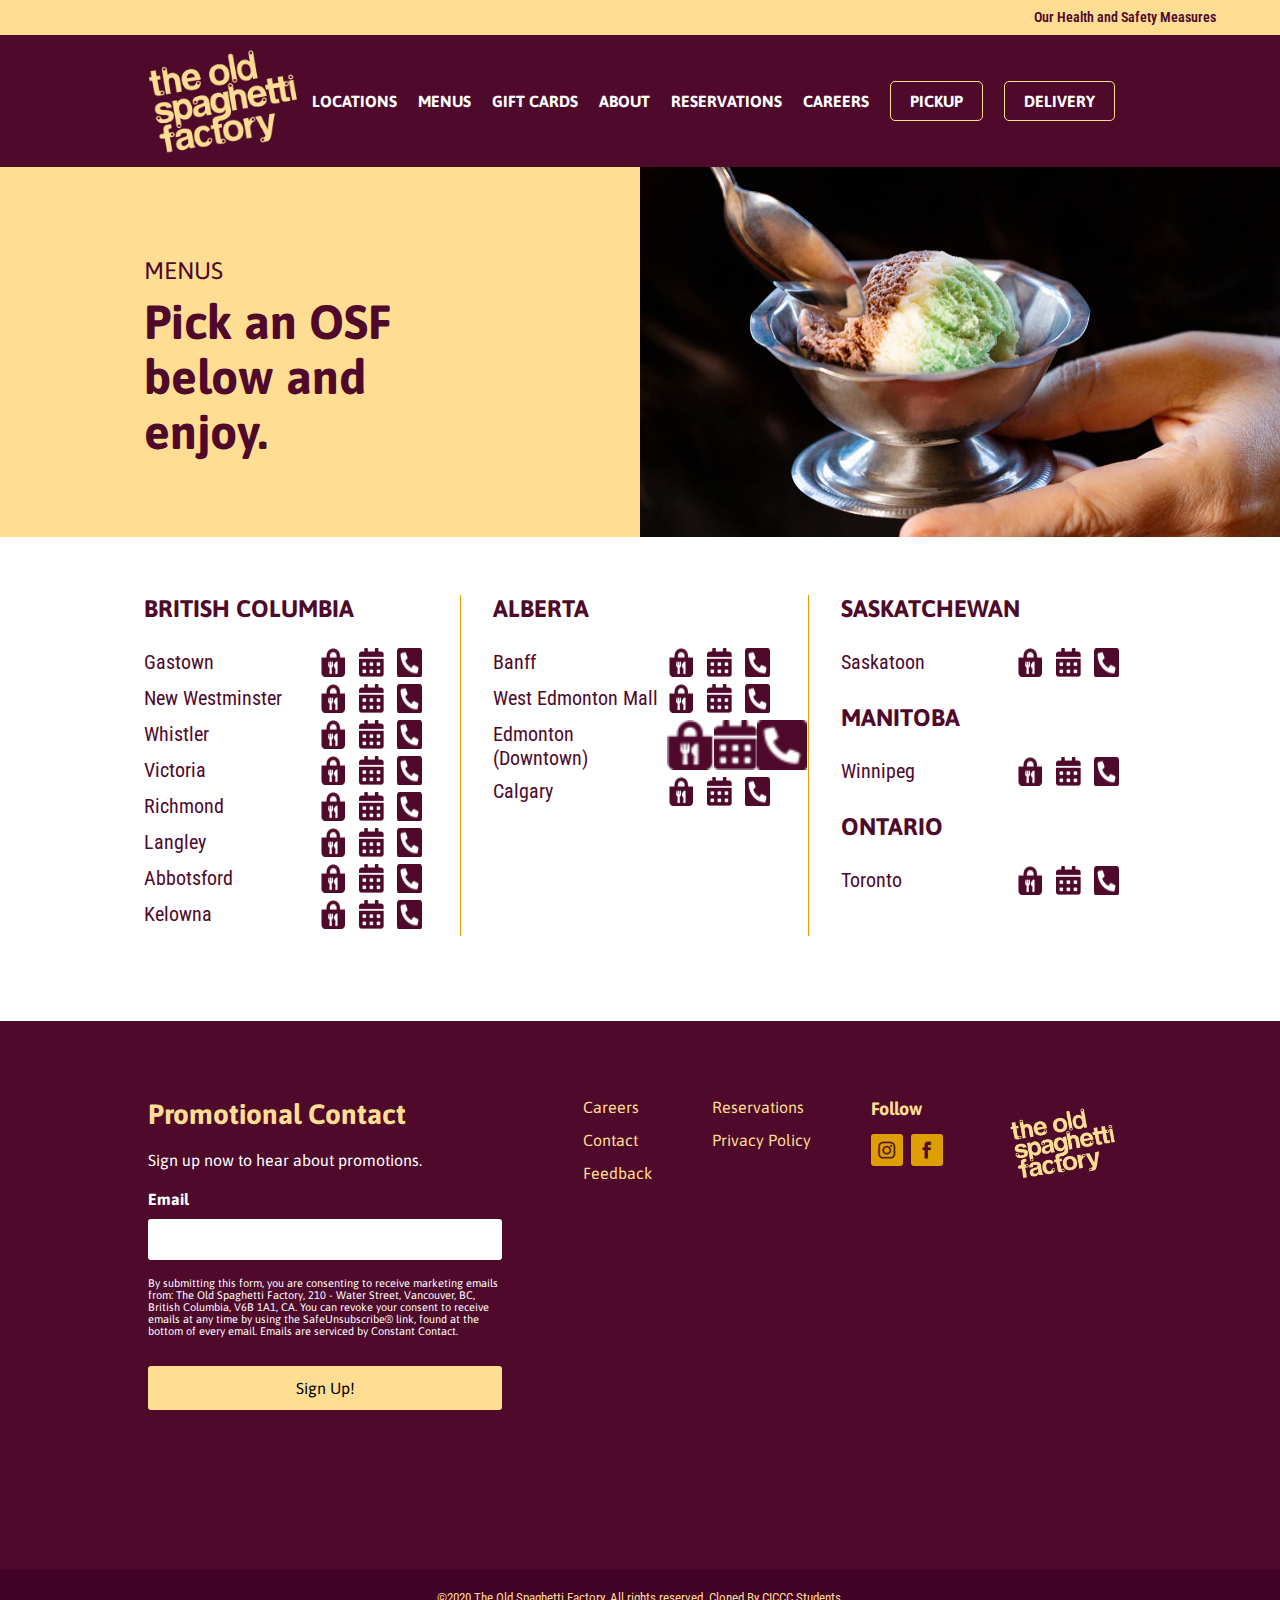
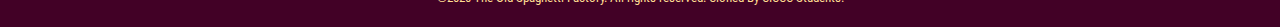
<file: menu.html>
<!DOCTYPE html>
<html lang="en">
  <head>
    <meta charset="UTF-8" />
    <meta http-equiv="X-UA-Compatible" content="IE=edge" />
    <meta name="viewport" content="width=device-width, initial-scale=1.0" />
    <link
      rel="icon"
      type="image/x-icon"
      href="./Images/cropped-OSF-favicon-32x32.jpg"
    />

    <!-- Font family -->
    <link rel="preconnect" href="https://fonts.googleapis.com" />
    <link rel="preconnect" href="https://fonts.gstatic.com" crossorigin />

    <!-- Font family Robot -->
    <link
      href="https://fonts.googleapis.com/css2?family=Roboto+Condensed&display=swap"
      rel="stylesheet"
    />

    <!-- Font family Asap -->
    <link rel="preconnect" href="https://fonts.googleapis.com" />
    <link rel="preconnect" href="https://fonts.gstatic.com" crossorigin />
    <link
      href="https://fonts.googleapis.com/css2?family=Asap&display=swap"
      rel="stylesheet"
    />

    <!-- CSS links  -->
    <link rel="stylesheet" href="./CSS/reset.css" />
    <link rel="stylesheet" href="./CSS/style.css" />
    <link rel="stylesheet" href="./CSS/location.css" />
    <title>Cloning websites top</title>
  </head>
  <body>
    <!--  Header part  -->
    <header>
      <div class="top-header">
        <div class="top-header-box">
          <p><a href="./health.html">Our Health and Safety Measures</a></p>
        </div>
      </div>
      <div class="header-nav">
        <a href="./index.html"
          ><img src="./Images/img_index_logo.png" alt="image_logo"
        /></a>
        <ul class="nav-list">
          <li class="nav-dropdown">
            <a class="nav-btn" href="./location.html">LOCATIONS</a>
            <ul class="dropdown-box">
              <li class="dropdown-lists">
                <a href="#"> </a>
                <ul class="dropdown">
                  <li class="dropdown-lists dropdown-lists-box-1">
                    <a href="#"
                      >
                      <div class="dropdown-lists-box dropdown-lists-box-space">
                        <div>
                         <h3>British Columbia</h3>
                        <div>
                          <div class="dropdown-lists-box-inside">
                            <div class="dropdown-lists-box-inside-left">
                              <p>Gastown</p>
                              <p>Whistler</p>
                              <p>Richmond</p>
                              <p>Abbotsford</p>
                            </div>
                            <div>
                              <p>New Westminster</p>
                              <p>Victoria</p>
                              <p>Langley</p>
                              <p>Kelowna</p>
                            </div>
                          </div>
                        </div>
                      </div>
                        <p>SEE ALL LOCATION</p>
                      </div></a
                    >
                  </li>
                  <li class="dropdown-lists dropdown-lists-box-2">
                    <a href="#"
                      ><div class="dropdown-lists-box">
                        <h3>Alberta</h3>
                        <p>Banff</p>
                        <p>West Edmonton Mall</p>
                        <p>Edmonton (Downtown)</p>
                        <p>Calgary</p>
                      </div></a
                    >
                  </li>
                  <li class="dropdown-lists dropdown-lists-box-2">
                    <a href="#"
                      ><div class="dropdown-lists-box dropdown-lists-box-border">
                        <h3>Saskatchewan</h3>
                        <p>Saskatoon</p>
                      </div></a
                      ><div class="dropdown-lists-box dropdown-lists-box-border">
                        <h3>Manitoba</h3>
                        <p>Winnipeg</p>
                      </div></a
                      ><div class="dropdown-lists-box">
                        <h3>Ontario</h3>
                        <p>Toronto</p>
                      </div></a
                    >
                  </li>
                </ul>
              </li>
            </ul>
          </li>
          <li class="nav-dropdown"><a class="nav-btn" href="./menu.html">MENUS</a>
            <ul class="dropdown-box">
              <li class="dropdown-lists">
                <a href="#"> </a>
                <ul class="dropdown">
                  <li class="dropdown-lists dropdown-lists-box-1">
                    <a href="#"
                      >
                      <div class="dropdown-lists-box dropdown-lists-box-space">
                        <div>
                         <h3>British Columbia</h3>
                        <div>
                          <div class="dropdown-lists-box-inside">
                            <div class="dropdown-lists-box-inside-left">
                              <p>Gastown</p>
                              <p>Whistler</p>
                              <p>Richmond</p>
                              <p>Abbotsford</p>
                            </div>
                            <div>
                              <p>New Westminster</p>
                              <p>Victoria</p>
                              <p>Langley</p>
                              <p>Kelowna</p>
                            </div>
                          </div>
                        </div>
                      </div>
                        <p>SEE ALL LOCATION</p>
                      </div></a
                    >
                  </li>
                  <li class="dropdown-lists dropdown-lists-box-2">
                    <a href="#"
                      ><div class="dropdown-lists-box">
                        <h3>Alberta</h3>
                        <p>Banff</p>
                        <p>West Edmonton Mall</p>
                        <p>Edmonton (Downtown)</p>
                        <p>Calgary</p>
                      </div></a
                    >
                  </li>
                  <li class="dropdown-lists dropdown-lists-box-2">
                    <a href="#"
                      ><div class="dropdown-lists-box dropdown-lists-box-border">
                        <h3>Saskatchewan</h3>
                        <p>Saskatoon</p>
                      </div></a
                      ><div class="dropdown-lists-box dropdown-lists-box-border">
                        <h3>Manitoba</h3>
                        <p>Winnipeg</p>
                      </div></a
                      ><div class="dropdown-lists-box">
                        <h3>Ontario</h3>
                        <p>Toronto</p>
                      </div></a
                    >
                  </li>
                </ul>
              </li>
            </ul></li>
          <li><a class="nav-btn" href="./giftcard.html">GIFT CARDS</a></li>
          <li><a class="nav-btn" href="./about.html">ABOUT</a></li>
          <li class="nav-dropdown">
            <a class="nav-btn" href="./reservations.html">RESERVATIONS</a><ul class="dropdown-box">
              <li class="dropdown-lists">
                <a href="#"> </a>
                <ul class="dropdown">
                  <li class="dropdown-lists dropdown-lists-box-1">
                    <a href="#"
                      >
                      <div class="dropdown-lists-box dropdown-lists-box-space">
                        <div>
                         <h3>British Columbia</h3>
                        <div>
                          <div class="dropdown-lists-box-inside">
                            <div class="dropdown-lists-box-inside-left">
                              <p>Gastown</p>
                              <p>Whistler</p>
                              <p>Richmond</p>
                              <p>Abbotsford</p>
                            </div>
                            <div>
                              <p>New Westminster</p>
                              <p>Victoria</p>
                              <p>Langley</p>
                              <p>Kelowna</p>
                            </div>
                          </div>
                        </div>
                      </div>
                        <p>SEE ALL LOCATION</p>
                      </div></a
                    >
                  </li>
                  <li class="dropdown-lists dropdown-lists-box-2">
                    <a href="#"
                      ><div class="dropdown-lists-box">
                        <h3>Alberta</h3>
                        <p>Banff</p>
                        <p>West Edmonton Mall</p>
                        <p>Edmonton (Downtown)</p>
                        <p>Calgary</p>
                      </div></a
                    >
                  </li>
                  <li class="dropdown-lists dropdown-lists-box-2">
                    <a href="#"
                      ><div class="dropdown-lists-box dropdown-lists-box-border">
                        <h3>Saskatchewan</h3>
                        <p>Saskatoon</p>
                      </div></a
                      ><div class="dropdown-lists-box dropdown-lists-box-border">
                        <h3>Manitoba</h3>
                        <p>Winnipeg</p>
                      </div></a
                      ><div class="dropdown-lists-box">
                        <h3>Ontario</h3>
                        <p>Toronto</p>
                      </div></a
                    >
                  </li>
                </ul>
              </li>
            </ul>
          </li>
          <li><a class="nav-btn" href="./careers.html">CAREERS</a></li>
          <li class="nav-dropdown">
            <a class="nav-btn-border nav-btn" href="./pickup.html">PICKUP</a>
            <ul class="dropdown-box">
              <li class="dropdown-lists">
                <a href="#"> </a>
                <ul class="dropdown">
                  <li class="dropdown-lists dropdown-lists-box-1">
                    <a href="#"
                      >
                      <div class="dropdown-lists-box dropdown-lists-box-space">
                        <div>
                         <h3>British Columbia</h3>
                        <div>
                          <div class="dropdown-lists-box-inside">
                            <div class="dropdown-lists-box-inside-left">
                              <p>Gastown</p>
                              <p>Whistler</p>
                              <p>Richmond</p>
                              <p>Abbotsford</p>
                            </div>
                            <div>
                              <p>New Westminster</p>
                              <p>Victoria</p>
                              <p>Langley</p>
                              <p>Kelowna</p>
                            </div>
                          </div>
                        </div>
                      </div>
                        <p>SEE ALL LOCATION</p>
                      </div></a
                    >
                  </li>
                  <li class="dropdown-lists dropdown-lists-box-2">
                    <a href="#"
                      ><div class="dropdown-lists-box">
                        <h3>Alberta</h3>
                        <p>Banff</p>
                        <p>West Edmonton Mall</p>
                        <p>Edmonton (Downtown)</p>
                        <p>Calgary</p>
                      </div></a
                    >
                  </li>
                  <li class="dropdown-lists dropdown-lists-box-2">
                    <a href="#"
                      ><div class="dropdown-lists-box dropdown-lists-box-border">
                        <h3>Saskatchewan</h3>
                        <p>Saskatoon</p>
                      </div></a
                      ><div class="dropdown-lists-box dropdown-lists-box-border">
                        <h3>Manitoba</h3>
                        <p>Winnipeg</p>
                      </div></a
                      ><div class="dropdown-lists-box">
                        <h3>Ontario</h3>
                        <p>Toronto</p>
                      </div></a
                    >
                  </li>
                </ul>
              </li>
            </ul>
          </li>
          <li class="nav-dropdown">
            <a class="nav-btn-border nav-btn" href="./delivery.html"
              >DELIVERY</a
            >
            <ul class="dropdown-box">
              <li class="dropdown-lists">
                <a href="#"> </a>
                <ul class="dropdown">
                  <li class="dropdown-lists dropdown-lists-box-1">
                    <a href="#"
                      >
                      <div class="dropdown-lists-box dropdown-lists-box-space">
                        <div>
                         <h3>British Columbia</h3>
                        <div>
                          <div class="dropdown-lists-box-inside">
                            <div class="dropdown-lists-box-inside-left">
                              <p>Gastown</p>
                              <p>Whistler</p>
                              <p>Richmond</p>
                              <p>Abbotsford</p>
                            </div>
                            <div>
                              <p>New Westminster</p>
                              <p>Victoria</p>
                              <p>Langley</p>
                              <p>Kelowna</p>
                            </div>
                          </div>
                        </div>
                      </div>
                        <p>SEE ALL LOCATION</p>
                      </div></a
                    >
                  </li>
                  <li class="dropdown-lists dropdown-lists-box-2">
                    <a href="#"
                      ><div class="dropdown-lists-box">
                        <h3>Alberta</h3>
                        <p>Banff</p>
                        <p>West Edmonton Mall</p>
                        <p>Edmonton (Downtown)</p>
                        <p>Calgary</p>
                      </div></a
                    >
                  </li>
                  <li class="dropdown-lists dropdown-lists-box-2">
                    <a href="#"
                      ><div class="dropdown-lists-box dropdown-lists-box-border">
                        <h3>Saskatchewan</h3>
                        <p>Saskatoon</p>
                      </div></a
                      ><div class="dropdown-lists-box dropdown-lists-box-border">
                        <h3>Manitoba</h3>
                        <p>Winnipeg</p>
                      </div></a
                      ><div class="dropdown-lists-box">
                        <h3>Ontario</h3>
                        <p>Toronto</p>
                      </div></a
                    >
                  </li>
                </ul>
              </li>
            </ul>
          </li>
        </ul>
      </div>
    </header>
    <!--  Contents part  -->
    <div class="contents-locations">
      <div class="contents-locations-title">
        <h3 class="contents-locations-h3"><span>MENUS</span></h3>
        <h2 class="contents-locations-h2">
          <span>Pick an OSF below and enjoy.</span>
        </h2>
      </div>
      <div class="contents-locations-image">
        <img src="./Images/img_manus_image.jpg" alt="menus_image" />
      </div>
    </div>

    <div class="contents-eachshops">
      <div class="contents-eachshops-box">
        <div class="contents-eachshops-column">
          <h3 class="contents-eachshops-column-title">
            <span>BRITISH COLUMBIA</span>
          </h3>
          <div class="contents-eachshops-column-box">
            <h4 class="contents-eachshops-column-box-name">Gastown</h4>
            <div class="contents-eachshops-column-iconbox">
              <img
                src="./Images/img_location_icon_menu.png"
                alt="location_icon"
              />
              <img
                src="./Images/img_location_icon_reserve.png"
                alt="location_icon"
              />
              <img
                src="./Images/img_location_icon_tel.png"
                alt="location_icon"
              />
            </div>
          </div>
          <div class="contents-eachshops-column-box">
            <h4 class="contents-eachshops-column-box-name">New Westminster</h4>
            <div class="contents-eachshops-column-iconbox">
              <img
                src="./Images/img_location_icon_menu.png"
                alt="location_icon"
              />
              <img
                src="./Images/img_location_icon_reserve.png"
                alt="location_icon"
              />
              <img
                src="./Images/img_location_icon_tel.png"
                alt="location_icon"
              />
            </div>
          </div>
          <div class="contents-eachshops-column-box">
            <h4 class="contents-eachshops-column-box-name">Whistler</h4>
            <div class="contents-eachshops-column-iconbox">
              <img
                src="./Images/img_location_icon_menu.png"
                alt="location_icon"
              />
              <img
                src="./Images/img_location_icon_reserve.png"
                alt="location_icon"
              />
              <img
                src="./Images/img_location_icon_tel.png"
                alt="location_icon"
              />
            </div>
          </div>
          <div class="contents-eachshops-column-box">
            <h4 class="contents-eachshops-column-box-name">Victoria</h4>
            <div class="contents-eachshops-column-iconbox">
              <img
                src="./Images/img_location_icon_menu.png"
                alt="location_icon"
              />
              <img
                src="./Images/img_location_icon_reserve.png"
                alt="location_icon"
              />
              <img
                src="./Images/img_location_icon_tel.png"
                alt="location_icon"
              />
            </div>
          </div>
          <div class="contents-eachshops-column-box">
            <h4 class="contents-eachshops-column-box-name">Richmond</h4>
            <div class="contents-eachshops-column-iconbox">
              <img
                src="./Images/img_location_icon_menu.png"
                alt="location_icon"
              />
              <img
                src="./Images/img_location_icon_reserve.png"
                alt="location_icon"
              />
              <img
                src="./Images/img_location_icon_tel.png"
                alt="location_icon"
              />
            </div>
          </div>
          <div class="contents-eachshops-column-box">
            <h4 class="contents-eachshops-column-box-name">Langley</h4>
            <div class="contents-eachshops-column-iconbox">
              <img
                src="./Images/img_location_icon_menu.png"
                alt="location_icon"
              />
              <img
                src="./Images/img_location_icon_reserve.png"
                alt="location_icon"
              />
              <img
                src="./Images/img_location_icon_tel.png"
                alt="location_icon"
              />
            </div>
          </div>
          <div class="contents-eachshops-column-box">
            <h4 class="contents-eachshops-column-box-name">Abbotsford</h4>
            <div class="contents-eachshops-column-iconbox">
              <img
                src="./Images/img_location_icon_menu.png"
                alt="location_icon"
              />
              <img
                src="./Images/img_location_icon_reserve.png"
                alt="location_icon"
              />
              <img
                src="./Images/img_location_icon_tel.png"
                alt="location_icon"
              />
            </div>
          </div>
          <div class="contents-eachshops-column-box">
            <h4 class="contents-eachshops-column-box-name">Kelowna</h4>
            <div class="contents-eachshops-column-iconbox">
              <img
                src="./Images/img_location_icon_menu.png"
                alt="location_icon"
              />
              <img
                src="./Images/img_location_icon_reserve.png"
                alt="location_icon"
              />
              <img
                src="./Images/img_location_icon_tel.png"
                alt="location_icon"
              />
            </div>
          </div>
        </div>
        <div class="contents-eachshops-column column-border">
          <h3 class="contents-eachshops-column-title">
            <span>ALBERTA</span>
          </h3>
          <div class="contents-eachshops-column-box">
            <h4 class="contents-eachshops-column-box-name">Banff</h4>
            <div class="contents-eachshops-column-iconbox">
              <img
                src="./Images/img_location_icon_menu.png"
                alt="location_icon"
              />
              <img
                src="./Images/img_location_icon_reserve.png"
                alt="location_icon"
              />
              <img
                src="./Images/img_location_icon_tel.png"
                alt="location_icon"
              />
            </div>
          </div>
          <div class="contents-eachshops-column-box">
            <h4 class="contents-eachshops-column-box-name">
              West Edmonton Mall
            </h4>
            <div class="contents-eachshops-column-iconbox">
              <img
                src="./Images/img_location_icon_menu.png"
                alt="location_icon"
              />
              <img
                src="./Images/img_location_icon_reserve.png"
                alt="location_icon"
              />
              <img
                src="./Images/img_location_icon_tel.png"
                alt="location_icon"
              />
            </div>
          </div>
          <div class="contents-eachshops-column-box">
            <h4 class="contents-eachshops-column-box-name">
              Edmonton (Downtown)
            </h4>
            <div class="contents-eachshops-column-iconbox">
              <img
                src="./Images/img_location_icon_menu.png"
                alt="location_icon"
              />
              <img
                src="./Images/img_location_icon_reserve.png"
                alt="location_icon"
              />
              <img
                src="./Images/img_location_icon_tel.png"
                alt="location_icon"
              />
            </div>
          </div>
          <div class="contents-eachshops-column-box">
            <h4 class="contents-eachshops-column-box-name">Calgary</h4>
            <div class="contents-eachshops-column-iconbox">
              <img
                src="./Images/img_location_icon_menu.png"
                alt="location_icon"
              />
              <img
                src="./Images/img_location_icon_reserve.png"
                alt="location_icon"
              />
              <img
                src="./Images/img_location_icon_tel.png"
                alt="location_icon"
              />
            </div>
          </div>
        </div>
        <div class="contents-eachshops-column">
          <h3 class="contents-eachshops-column-title">
            <span>SASKATCHEWAN</span>
          </h3>
          <div class="contents-eachshops-column-box clm-box-margin">
            <h4 class="contents-eachshops-column-box-name">Saskatoon</h4>
            <div class="contents-eachshops-column-iconbox">
              <img
                src="./Images/img_location_icon_menu.png"
                alt="location_icon"
              />
              <img
                src="./Images/img_location_icon_reserve.png"
                alt="location_icon"
              />
              <img
                src="./Images/img_location_icon_tel.png"
                alt="location_icon"
              />
            </div>
          </div>
          <h3 class="contents-eachshops-column-title">
            <span>MANITOBA</span>
          </h3>
          <div class="contents-eachshops-column-box clm-box-margin">
            <h4 class="contents-eachshops-column-box-name">Winnipeg</h4>
            <div class="contents-eachshops-column-iconbox">
              <img
                src="./Images/img_location_icon_menu.png"
                alt="location_icon"
              />
              <img
                src="./Images/img_location_icon_reserve.png"
                alt="location_icon"
              />
              <img
                src="./Images/img_location_icon_tel.png"
                alt="location_icon"
              />
            </div>
          </div>
          <h3 class="contents-eachshops-column-title">
            <span>ONTARIO</span>
          </h3>
          <div class="contents-eachshops-column-box clm-box-margin">
            <h4 class="contents-eachshops-column-box-name">Toronto</h4>
            <div class="contents-eachshops-column-iconbox">
              <img
                src="./Images/img_location_icon_menu.png"
                alt="location_icon"
              />
              <img
                src="./Images/img_location_icon_reserve.png"
                alt="location_icon"
              />
              <img
                src="./Images/img_location_icon_tel.png"
                alt="location_icon"
              />
            </div>
          </div>
        </div>
      </div>
    </div>
    <!--  Footer part  -->
    <footer>
      <div class="footer">
        <!--  Footer upper part -->
        <div class="footer-contact">
          <h2>Promotional Contact</h2>
          <p>Sign up now to hear about promotions.</p>
          <label for="mail">Email</label>
          <input id="mail" type="text" />
          <p class="footer-contact-explanation">
            By submitting this form, you are consenting to receive marketing
            emails from: The Old Spaghetti Factory, 210 - Water Street,
            Vancouver, BC, British Columbia, V6B 1A1, CA. You can revoke your
            consent to receive emails at any time by using the SafeUnsubscribe®
            link, found at the bottom of every email. Emails are serviced by
            Constant Contact.
          </p>
          <button class="footer-contact-btn">Sign Up!</button>
        </div>
        <div class="footer-links">
          <div class="footer-links-column">
            <ul>
              <li class="footer-link"><a href="#"></a>Careers</li>
              <li class="footer-link"><a href="#"></a>Contact</li>
              <li class="footer-link"><a href="#"></a>Feedback</li>
            </ul>
          </div>
          <div class="footer-links-column">
            <ul>
              <li class="footer-link"><a href="#"></a>Reservations</li>
              <li class="footer-link"><a href="#"></a>Privacy Policy</li>
            </ul>
          </div>
          <div class="footer-links-column">
            <p class="footer-follow">Follow</p>
            <a href="https://www.instagram.com/osfcanada/" target="_blank"
              ><img
                class="footer-links-column-icons"
                src="./Images/img_index_icon_instagram.png"
                alt="icon_instagram"
            /></a>
            <a
              href="https://www.facebook.com/theoldspaghettifactory"
              target="_blank"
              ><img
                class="footer-links-column-icons"
                src="./Images/img_index_icon_facebook.png"
                alt="icon_facebook"
            /></a>
          </div>
          <div class="footer-links-column">
            <img
              class="footer-links-columns-logo"
              src="./Images/img_index_logo.png"
              alt="iamge_logo"
            />
          </div>
        </div>
      </div>
      <!--  Footer lower part -->
      <div class="footer_btm">
        <p>
          ©2020 The Old Spaghetti Factory. All rights reserved. Cloned By CICCC
          Students.
        </p>
      </div>
    </footer>
  </body>
</html>
</file>
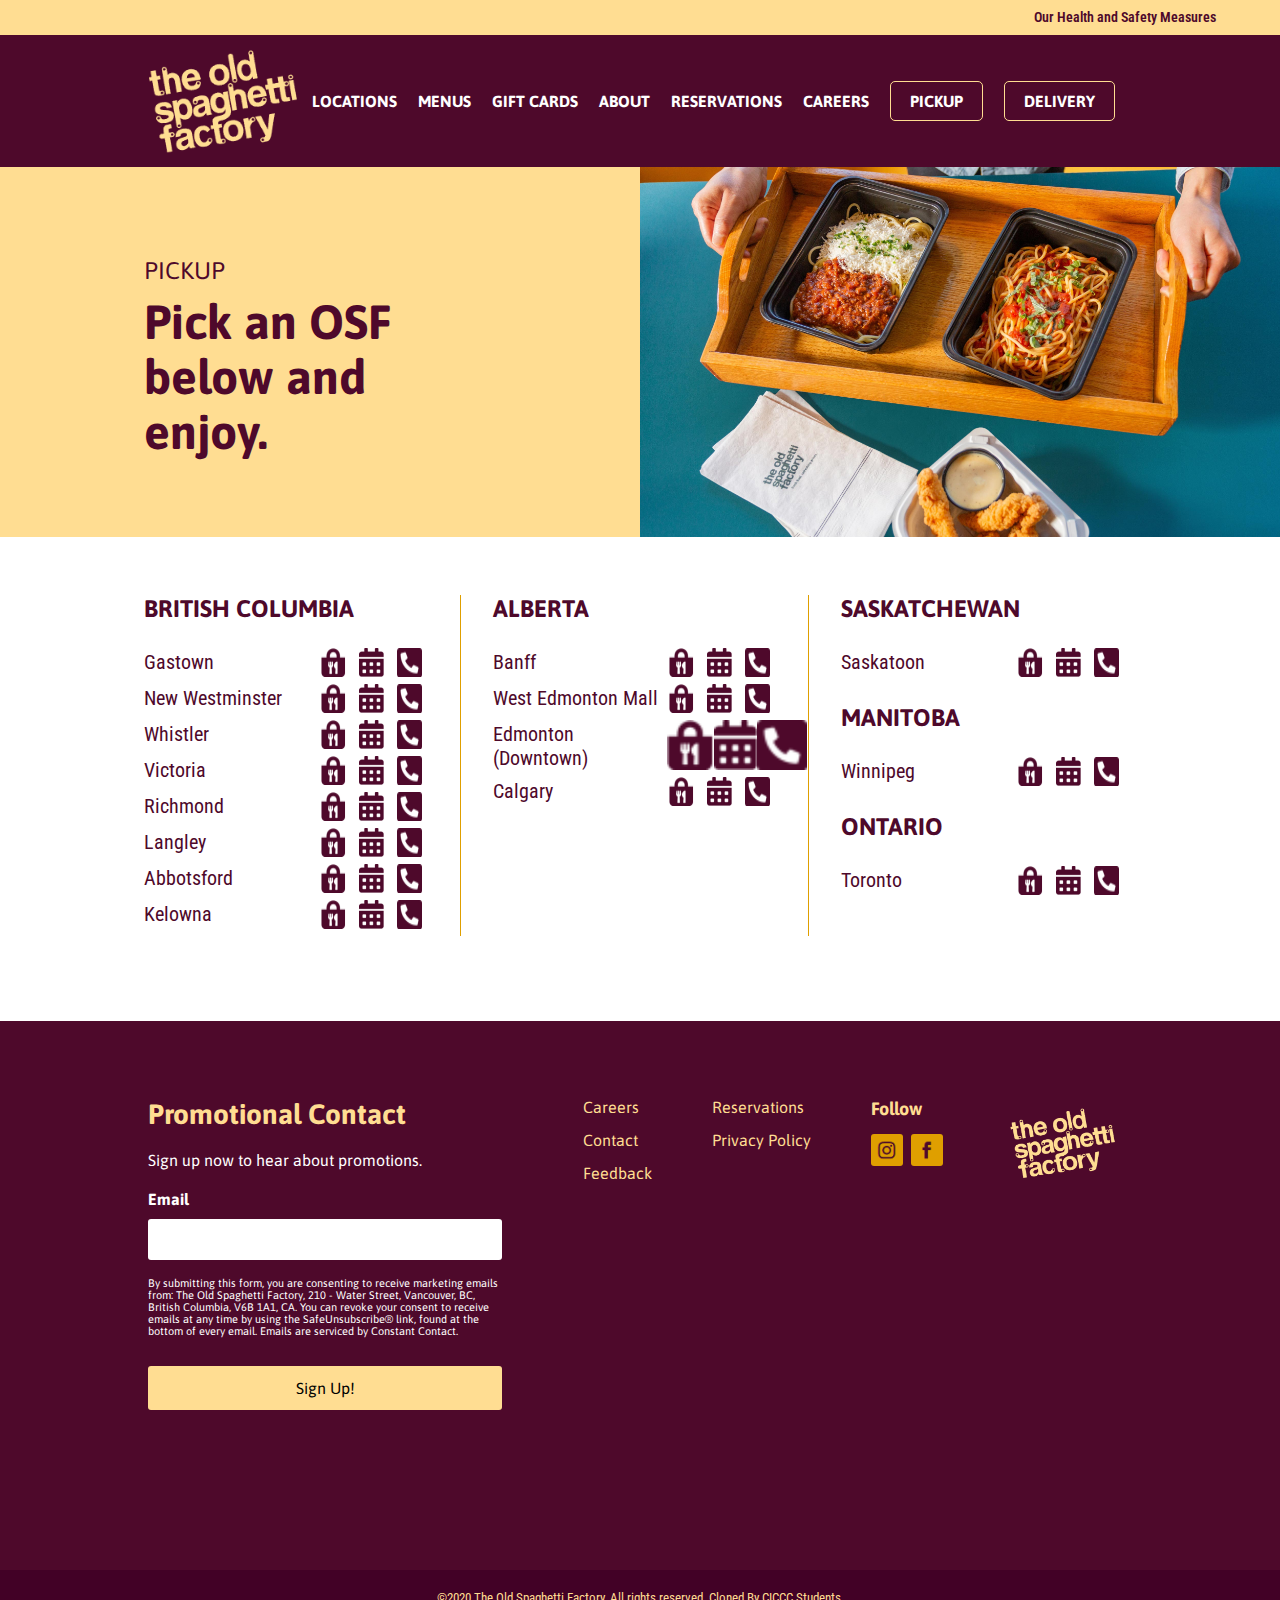
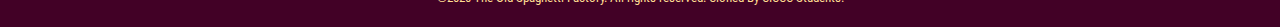
<file: pickup.html>
<!DOCTYPE html>
<html lang="en">
  <head>
    <meta charset="UTF-8" />
    <meta http-equiv="X-UA-Compatible" content="IE=edge" />
    <meta name="viewport" content="width=device-width, initial-scale=1.0" />
    <link
      rel="icon"
      type="image/x-icon"
      href="./Images/cropped-OSF-favicon-32x32.jpg"
    />

    <!-- Font family -->
    <link rel="preconnect" href="https://fonts.googleapis.com" />
    <link rel="preconnect" href="https://fonts.gstatic.com" crossorigin />

    <!-- Font family Robot -->
    <link
      href="https://fonts.googleapis.com/css2?family=Roboto+Condensed&display=swap"
      rel="stylesheet"
    />

    <!-- Font family Asap -->
    <link rel="preconnect" href="https://fonts.googleapis.com" />
    <link rel="preconnect" href="https://fonts.gstatic.com" crossorigin />
    <link
      href="https://fonts.googleapis.com/css2?family=Asap&display=swap"
      rel="stylesheet"
    />

    <!-- CSS links  -->
    <link rel="stylesheet" href="./CSS/reset.css" />
    <link rel="stylesheet" href="./CSS/style.css" />
    <link rel="stylesheet" href="./CSS/location.css" />
    <title>Cloning websites top</title>
  </head>
  <body>
    <!--  Header part  -->
    <header>
      <div class="top-header">
        <div class="top-header-box">
          <p><a href="./health.html">Our Health and Safety Measures</a></p>
        </div>
      </div>
      <div class="header-nav">
        <a href="./index.html"
          ><img src="./Images/img_index_logo.png" alt="image_logo"
        /></a>
        <ul class="nav-list">
          <li class="nav-dropdown">
            <a class="nav-btn" href="./location.html">LOCATIONS</a>
            <ul class="dropdown-box">
              <li class="dropdown-lists">
                <a href="#"> </a>
                <ul class="dropdown">
                  <li class="dropdown-lists dropdown-lists-box-1">
                    <a href="#"
                      >
                      <div class="dropdown-lists-box dropdown-lists-box-space">
                        <div>
                         <h3>British Columbia</h3>
                        <div>
                          <div class="dropdown-lists-box-inside">
                            <div class="dropdown-lists-box-inside-left">
                              <p>Gastown</p>
                              <p>Whistler</p>
                              <p>Richmond</p>
                              <p>Abbotsford</p>
                            </div>
                            <div>
                              <p>New Westminster</p>
                              <p>Victoria</p>
                              <p>Langley</p>
                              <p>Kelowna</p>
                            </div>
                          </div>
                        </div>
                      </div>
                        <p>SEE ALL LOCATION</p>
                      </div></a
                    >
                  </li>
                  <li class="dropdown-lists dropdown-lists-box-2">
                    <a href="#"
                      ><div class="dropdown-lists-box">
                        <h3>Alberta</h3>
                        <p>Banff</p>
                        <p>West Edmonton Mall</p>
                        <p>Edmonton (Downtown)</p>
                        <p>Calgary</p>
                      </div></a
                    >
                  </li>
                  <li class="dropdown-lists dropdown-lists-box-2">
                    <a href="#"
                      ><div class="dropdown-lists-box dropdown-lists-box-border">
                        <h3>Saskatchewan</h3>
                        <p>Saskatoon</p>
                      </div></a
                      ><div class="dropdown-lists-box dropdown-lists-box-border">
                        <h3>Manitoba</h3>
                        <p>Winnipeg</p>
                      </div></a
                      ><div class="dropdown-lists-box">
                        <h3>Ontario</h3>
                        <p>Toronto</p>
                      </div></a
                    >
                  </li>
                </ul>
              </li>
            </ul>
          </li>
          <li class="nav-dropdown"><a class="nav-btn" href="./menu.html">MENUS</a>
            <ul class="dropdown-box">
              <li class="dropdown-lists">
                <a href="#"> </a>
                <ul class="dropdown">
                  <li class="dropdown-lists dropdown-lists-box-1">
                    <a href="#"
                      >
                      <div class="dropdown-lists-box dropdown-lists-box-space">
                        <div>
                         <h3>British Columbia</h3>
                        <div>
                          <div class="dropdown-lists-box-inside">
                            <div class="dropdown-lists-box-inside-left">
                              <p>Gastown</p>
                              <p>Whistler</p>
                              <p>Richmond</p>
                              <p>Abbotsford</p>
                            </div>
                            <div>
                              <p>New Westminster</p>
                              <p>Victoria</p>
                              <p>Langley</p>
                              <p>Kelowna</p>
                            </div>
                          </div>
                        </div>
                      </div>
                        <p>SEE ALL LOCATION</p>
                      </div></a
                    >
                  </li>
                  <li class="dropdown-lists dropdown-lists-box-2">
                    <a href="#"
                      ><div class="dropdown-lists-box">
                        <h3>Alberta</h3>
                        <p>Banff</p>
                        <p>West Edmonton Mall</p>
                        <p>Edmonton (Downtown)</p>
                        <p>Calgary</p>
                      </div></a
                    >
                  </li>
                  <li class="dropdown-lists dropdown-lists-box-2">
                    <a href="#"
                      ><div class="dropdown-lists-box dropdown-lists-box-border">
                        <h3>Saskatchewan</h3>
                        <p>Saskatoon</p>
                      </div></a
                      ><div class="dropdown-lists-box dropdown-lists-box-border">
                        <h3>Manitoba</h3>
                        <p>Winnipeg</p>
                      </div></a
                      ><div class="dropdown-lists-box">
                        <h3>Ontario</h3>
                        <p>Toronto</p>
                      </div></a
                    >
                  </li>
                </ul>
              </li>
            </ul></li>
          <li><a class="nav-btn" href="./giftcard.html">GIFT CARDS</a></li>
          <li><a class="nav-btn" href="./about.html">ABOUT</a></li>
          <li class="nav-dropdown">
            <a class="nav-btn" href="./reservations.html">RESERVATIONS</a><ul class="dropdown-box">
              <li class="dropdown-lists">
                <a href="#"> </a>
                <ul class="dropdown">
                  <li class="dropdown-lists dropdown-lists-box-1">
                    <a href="#"
                      >
                      <div class="dropdown-lists-box dropdown-lists-box-space">
                        <div>
                         <h3>British Columbia</h3>
                        <div>
                          <div class="dropdown-lists-box-inside">
                            <div class="dropdown-lists-box-inside-left">
                              <p>Gastown</p>
                              <p>Whistler</p>
                              <p>Richmond</p>
                              <p>Abbotsford</p>
                            </div>
                            <div>
                              <p>New Westminster</p>
                              <p>Victoria</p>
                              <p>Langley</p>
                              <p>Kelowna</p>
                            </div>
                          </div>
                        </div>
                      </div>
                        <p>SEE ALL LOCATION</p>
                      </div></a
                    >
                  </li>
                  <li class="dropdown-lists dropdown-lists-box-2">
                    <a href="#"
                      ><div class="dropdown-lists-box">
                        <h3>Alberta</h3>
                        <p>Banff</p>
                        <p>West Edmonton Mall</p>
                        <p>Edmonton (Downtown)</p>
                        <p>Calgary</p>
                      </div></a
                    >
                  </li>
                  <li class="dropdown-lists dropdown-lists-box-2">
                    <a href="#"
                      ><div class="dropdown-lists-box dropdown-lists-box-border">
                        <h3>Saskatchewan</h3>
                        <p>Saskatoon</p>
                      </div></a
                      ><div class="dropdown-lists-box dropdown-lists-box-border">
                        <h3>Manitoba</h3>
                        <p>Winnipeg</p>
                      </div></a
                      ><div class="dropdown-lists-box">
                        <h3>Ontario</h3>
                        <p>Toronto</p>
                      </div></a
                    >
                  </li>
                </ul>
              </li>
            </ul>
          </li>
          <li><a class="nav-btn" href="./careers.html">CAREERS</a></li>
          <li class="nav-dropdown">
            <a class="nav-btn-border nav-btn" href="./pickup.html">PICKUP</a>
            <ul class="dropdown-box">
              <li class="dropdown-lists">
                <a href="#"> </a>
                <ul class="dropdown">
                  <li class="dropdown-lists dropdown-lists-box-1">
                    <a href="#"
                      >
                      <div class="dropdown-lists-box dropdown-lists-box-space">
                        <div>
                         <h3>British Columbia</h3>
                        <div>
                          <div class="dropdown-lists-box-inside">
                            <div class="dropdown-lists-box-inside-left">
                              <p>Gastown</p>
                              <p>Whistler</p>
                              <p>Richmond</p>
                              <p>Abbotsford</p>
                            </div>
                            <div>
                              <p>New Westminster</p>
                              <p>Victoria</p>
                              <p>Langley</p>
                              <p>Kelowna</p>
                            </div>
                          </div>
                        </div>
                      </div>
                        <p>SEE ALL LOCATION</p>
                      </div></a
                    >
                  </li>
                  <li class="dropdown-lists dropdown-lists-box-2">
                    <a href="#"
                      ><div class="dropdown-lists-box">
                        <h3>Alberta</h3>
                        <p>Banff</p>
                        <p>West Edmonton Mall</p>
                        <p>Edmonton (Downtown)</p>
                        <p>Calgary</p>
                      </div></a
                    >
                  </li>
                  <li class="dropdown-lists dropdown-lists-box-2">
                    <a href="#"
                      ><div class="dropdown-lists-box dropdown-lists-box-border">
                        <h3>Saskatchewan</h3>
                        <p>Saskatoon</p>
                      </div></a
                      ><div class="dropdown-lists-box dropdown-lists-box-border">
                        <h3>Manitoba</h3>
                        <p>Winnipeg</p>
                      </div></a
                      ><div class="dropdown-lists-box">
                        <h3>Ontario</h3>
                        <p>Toronto</p>
                      </div></a
                    >
                  </li>
                </ul>
              </li>
            </ul>
          </li>
          <li class="nav-dropdown">
            <a class="nav-btn-border nav-btn" href="./delivery.html"
              >DELIVERY</a
            >
            <ul class="dropdown-box">
              <li class="dropdown-lists">
                <a href="#"> </a>
                <ul class="dropdown">
                  <li class="dropdown-lists dropdown-lists-box-1">
                    <a href="#"
                      >
                      <div class="dropdown-lists-box dropdown-lists-box-space">
                        <div>
                         <h3>British Columbia</h3>
                        <div>
                          <div class="dropdown-lists-box-inside">
                            <div class="dropdown-lists-box-inside-left">
                              <p>Gastown</p>
                              <p>Whistler</p>
                              <p>Richmond</p>
                              <p>Abbotsford</p>
                            </div>
                            <div>
                              <p>New Westminster</p>
                              <p>Victoria</p>
                              <p>Langley</p>
                              <p>Kelowna</p>
                            </div>
                          </div>
                        </div>
                      </div>
                        <p>SEE ALL LOCATION</p>
                      </div></a
                    >
                  </li>
                  <li class="dropdown-lists dropdown-lists-box-2">
                    <a href="#"
                      ><div class="dropdown-lists-box">
                        <h3>Alberta</h3>
                        <p>Banff</p>
                        <p>West Edmonton Mall</p>
                        <p>Edmonton (Downtown)</p>
                        <p>Calgary</p>
                      </div></a
                    >
                  </li>
                  <li class="dropdown-lists dropdown-lists-box-2">
                    <a href="#"
                      ><div class="dropdown-lists-box dropdown-lists-box-border">
                        <h3>Saskatchewan</h3>
                        <p>Saskatoon</p>
                      </div></a
                      ><div class="dropdown-lists-box dropdown-lists-box-border">
                        <h3>Manitoba</h3>
                        <p>Winnipeg</p>
                      </div></a
                      ><div class="dropdown-lists-box">
                        <h3>Ontario</h3>
                        <p>Toronto</p>
                      </div></a
                    >
                  </li>
                </ul>
              </li>
            </ul>
          </li>
        </ul>
      </div>
    </header>

    <!--  Contents part  -->
    <div class="contents-locations">
      <div class="contents-locations-title">
        <h3 class="contents-locations-h3"><span>PICKUP</span></h3>
        <h2 class="contents-locations-h2">
          <span>Pick an OSF below and enjoy.</span>
        </h2>
      </div>
      <div class="contents-locations-image">
        <img src="./Images/img_pickup_image.jpg" alt="pickup_image" />
      </div>
    </div>

    <div class="contents-eachshops">
      <div class="contents-eachshops-box">
        <div class="contents-eachshops-column">
          <h3 class="contents-eachshops-column-title">
            <span>BRITISH COLUMBIA</span>
          </h3>
          <div class="contents-eachshops-column-box">
            <h4 class="contents-eachshops-column-box-name">Gastown</h4>
            <div class="contents-eachshops-column-iconbox">
              <img
                src="./Images/img_location_icon_menu.png"
                alt="location_icon"
              />
              <img
                src="./Images/img_location_icon_reserve.png"
                alt="location_icon"
              />
              <img
                src="./Images/img_location_icon_tel.png"
                alt="location_icon"
              />
            </div>
          </div>
          <div class="contents-eachshops-column-box">
            <h4 class="contents-eachshops-column-box-name">New Westminster</h4>
            <div class="contents-eachshops-column-iconbox">
              <img
                src="./Images/img_location_icon_menu.png"
                alt="location_icon"
              />
              <img
                src="./Images/img_location_icon_reserve.png"
                alt="location_icon"
              />
              <img
                src="./Images/img_location_icon_tel.png"
                alt="location_icon"
              />
            </div>
          </div>
          <div class="contents-eachshops-column-box">
            <h4 class="contents-eachshops-column-box-name">Whistler</h4>
            <div class="contents-eachshops-column-iconbox">
              <img
                src="./Images/img_location_icon_menu.png"
                alt="location_icon"
              />
              <img
                src="./Images/img_location_icon_reserve.png"
                alt="location_icon"
              />
              <img
                src="./Images/img_location_icon_tel.png"
                alt="location_icon"
              />
            </div>
          </div>
          <div class="contents-eachshops-column-box">
            <h4 class="contents-eachshops-column-box-name">Victoria</h4>
            <div class="contents-eachshops-column-iconbox">
              <img
                src="./Images/img_location_icon_menu.png"
                alt="location_icon"
              />
              <img
                src="./Images/img_location_icon_reserve.png"
                alt="location_icon"
              />
              <img
                src="./Images/img_location_icon_tel.png"
                alt="location_icon"
              />
            </div>
          </div>
          <div class="contents-eachshops-column-box">
            <h4 class="contents-eachshops-column-box-name">Richmond</h4>
            <div class="contents-eachshops-column-iconbox">
              <img
                src="./Images/img_location_icon_menu.png"
                alt="location_icon"
              />
              <img
                src="./Images/img_location_icon_reserve.png"
                alt="location_icon"
              />
              <img
                src="./Images/img_location_icon_tel.png"
                alt="location_icon"
              />
            </div>
          </div>
          <div class="contents-eachshops-column-box">
            <h4 class="contents-eachshops-column-box-name">Langley</h4>
            <div class="contents-eachshops-column-iconbox">
              <img
                src="./Images/img_location_icon_menu.png"
                alt="location_icon"
              />
              <img
                src="./Images/img_location_icon_reserve.png"
                alt="location_icon"
              />
              <img
                src="./Images/img_location_icon_tel.png"
                alt="location_icon"
              />
            </div>
          </div>
          <div class="contents-eachshops-column-box">
            <h4 class="contents-eachshops-column-box-name">Abbotsford</h4>
            <div class="contents-eachshops-column-iconbox">
              <img
                src="./Images/img_location_icon_menu.png"
                alt="location_icon"
              />
              <img
                src="./Images/img_location_icon_reserve.png"
                alt="location_icon"
              />
              <img
                src="./Images/img_location_icon_tel.png"
                alt="location_icon"
              />
            </div>
          </div>
          <div class="contents-eachshops-column-box">
            <h4 class="contents-eachshops-column-box-name">Kelowna</h4>
            <div class="contents-eachshops-column-iconbox">
              <img
                src="./Images/img_location_icon_menu.png"
                alt="location_icon"
              />
              <img
                src="./Images/img_location_icon_reserve.png"
                alt="location_icon"
              />
              <img
                src="./Images/img_location_icon_tel.png"
                alt="location_icon"
              />
            </div>
          </div>
        </div>
        <div class="contents-eachshops-column column-border">
          <h3 class="contents-eachshops-column-title">
            <span>ALBERTA</span>
          </h3>
          <div class="contents-eachshops-column-box">
            <h4 class="contents-eachshops-column-box-name">Banff</h4>
            <div class="contents-eachshops-column-iconbox">
              <img
                src="./Images/img_location_icon_menu.png"
                alt="location_icon"
              />
              <img
                src="./Images/img_location_icon_reserve.png"
                alt="location_icon"
              />
              <img
                src="./Images/img_location_icon_tel.png"
                alt="location_icon"
              />
            </div>
          </div>
          <div class="contents-eachshops-column-box">
            <h4 class="contents-eachshops-column-box-name">
              West Edmonton Mall
            </h4>
            <div class="contents-eachshops-column-iconbox">
              <img
                src="./Images/img_location_icon_menu.png"
                alt="location_icon"
              />
              <img
                src="./Images/img_location_icon_reserve.png"
                alt="location_icon"
              />
              <img
                src="./Images/img_location_icon_tel.png"
                alt="location_icon"
              />
            </div>
          </div>
          <div class="contents-eachshops-column-box">
            <h4 class="contents-eachshops-column-box-name">
              Edmonton (Downtown)
            </h4>
            <div class="contents-eachshops-column-iconbox">
              <img
                src="./Images/img_location_icon_menu.png"
                alt="location_icon"
              />
              <img
                src="./Images/img_location_icon_reserve.png"
                alt="location_icon"
              />
              <img
                src="./Images/img_location_icon_tel.png"
                alt="location_icon"
              />
            </div>
          </div>
          <div class="contents-eachshops-column-box">
            <h4 class="contents-eachshops-column-box-name">Calgary</h4>
            <div class="contents-eachshops-column-iconbox">
              <img
                src="./Images/img_location_icon_menu.png"
                alt="location_icon"
              />
              <img
                src="./Images/img_location_icon_reserve.png"
                alt="location_icon"
              />
              <img
                src="./Images/img_location_icon_tel.png"
                alt="location_icon"
              />
            </div>
          </div>
        </div>
        <div class="contents-eachshops-column">
          <h3 class="contents-eachshops-column-title">
            <span>SASKATCHEWAN</span>
          </h3>
          <div class="contents-eachshops-column-box clm-box-margin">
            <h4 class="contents-eachshops-column-box-name">Saskatoon</h4>
            <div class="contents-eachshops-column-iconbox">
              <img
                src="./Images/img_location_icon_menu.png"
                alt="location_icon"
              />
              <img
                src="./Images/img_location_icon_reserve.png"
                alt="location_icon"
              />
              <img
                src="./Images/img_location_icon_tel.png"
                alt="location_icon"
              />
            </div>
          </div>
          <h3 class="contents-eachshops-column-title">
            <span>MANITOBA</span>
          </h3>
          <div class="contents-eachshops-column-box clm-box-margin">
            <h4 class="contents-eachshops-column-box-name">Winnipeg</h4>
            <div class="contents-eachshops-column-iconbox">
              <img
                src="./Images/img_location_icon_menu.png"
                alt="location_icon"
              />
              <img
                src="./Images/img_location_icon_reserve.png"
                alt="location_icon"
              />
              <img
                src="./Images/img_location_icon_tel.png"
                alt="location_icon"
              />
            </div>
          </div>
          <h3 class="contents-eachshops-column-title">
            <span>ONTARIO</span>
          </h3>
          <div class="contents-eachshops-column-box clm-box-margin">
            <h4 class="contents-eachshops-column-box-name">Toronto</h4>
            <div class="contents-eachshops-column-iconbox">
              <img
                src="./Images/img_location_icon_menu.png"
                alt="location_icon"
              />
              <img
                src="./Images/img_location_icon_reserve.png"
                alt="location_icon"
              />
              <img
                src="./Images/img_location_icon_tel.png"
                alt="location_icon"
              />
            </div>
          </div>
        </div>
      </div>
    </div>
    <!--  Footer part  -->
    <footer>
      <div class="footer">
        <!--  Footer upper part -->
        <div class="footer-contact">
          <h2>Promotional Contact</h2>
          <p>Sign up now to hear about promotions.</p>
          <label for="mail">Email</label>
          <input id="mail" type="text" />
          <p class="footer-contact-explanation">
            By submitting this form, you are consenting to receive marketing
            emails from: The Old Spaghetti Factory, 210 - Water Street,
            Vancouver, BC, British Columbia, V6B 1A1, CA. You can revoke your
            consent to receive emails at any time by using the SafeUnsubscribe®
            link, found at the bottom of every email. Emails are serviced by
            Constant Contact.
          </p>
          <button class="footer-contact-btn">Sign Up!</button>
        </div>
        <div class="footer-links">
          <div class="footer-links-column">
            <ul>
              <li class="footer-link"><a href="#"></a>Careers</li>
              <li class="footer-link"><a href="#"></a>Contact</li>
              <li class="footer-link"><a href="#"></a>Feedback</li>
            </ul>
          </div>
          <div class="footer-links-column">
            <ul>
              <li class="footer-link"><a href="#"></a>Reservations</li>
              <li class="footer-link"><a href="#"></a>Privacy Policy</li>
            </ul>
          </div>
          <div class="footer-links-column">
            <p class="footer-follow">Follow</p>
            <a href="https://www.instagram.com/osfcanada/" target="_blank"
              ><img
                class="footer-links-column-icons"
                src="./Images/img_index_icon_instagram.png"
                alt="icon_instagram"
            /></a>
            <a
              href="https://www.facebook.com/theoldspaghettifactory"
              target="_blank"
              ><img
                class="footer-links-column-icons"
                src="./Images/img_index_icon_facebook.png"
                alt="icon_facebook"
            /></a>
          </div>
          <div class="footer-links-column">
            <img
              class="footer-links-columns-logo"
              src="./Images/img_index_logo.png"
              alt="iamge_logo"
            />
          </div>
        </div>
      </div>
      <!--  Footer lower part -->
      <div class="footer_btm">
        <p>
          ©2020 The Old Spaghetti Factory. All rights reserved. Cloned By CICCC
          Students.
        </p>
      </div>
    </footer>
  </body>
</html>
</file>
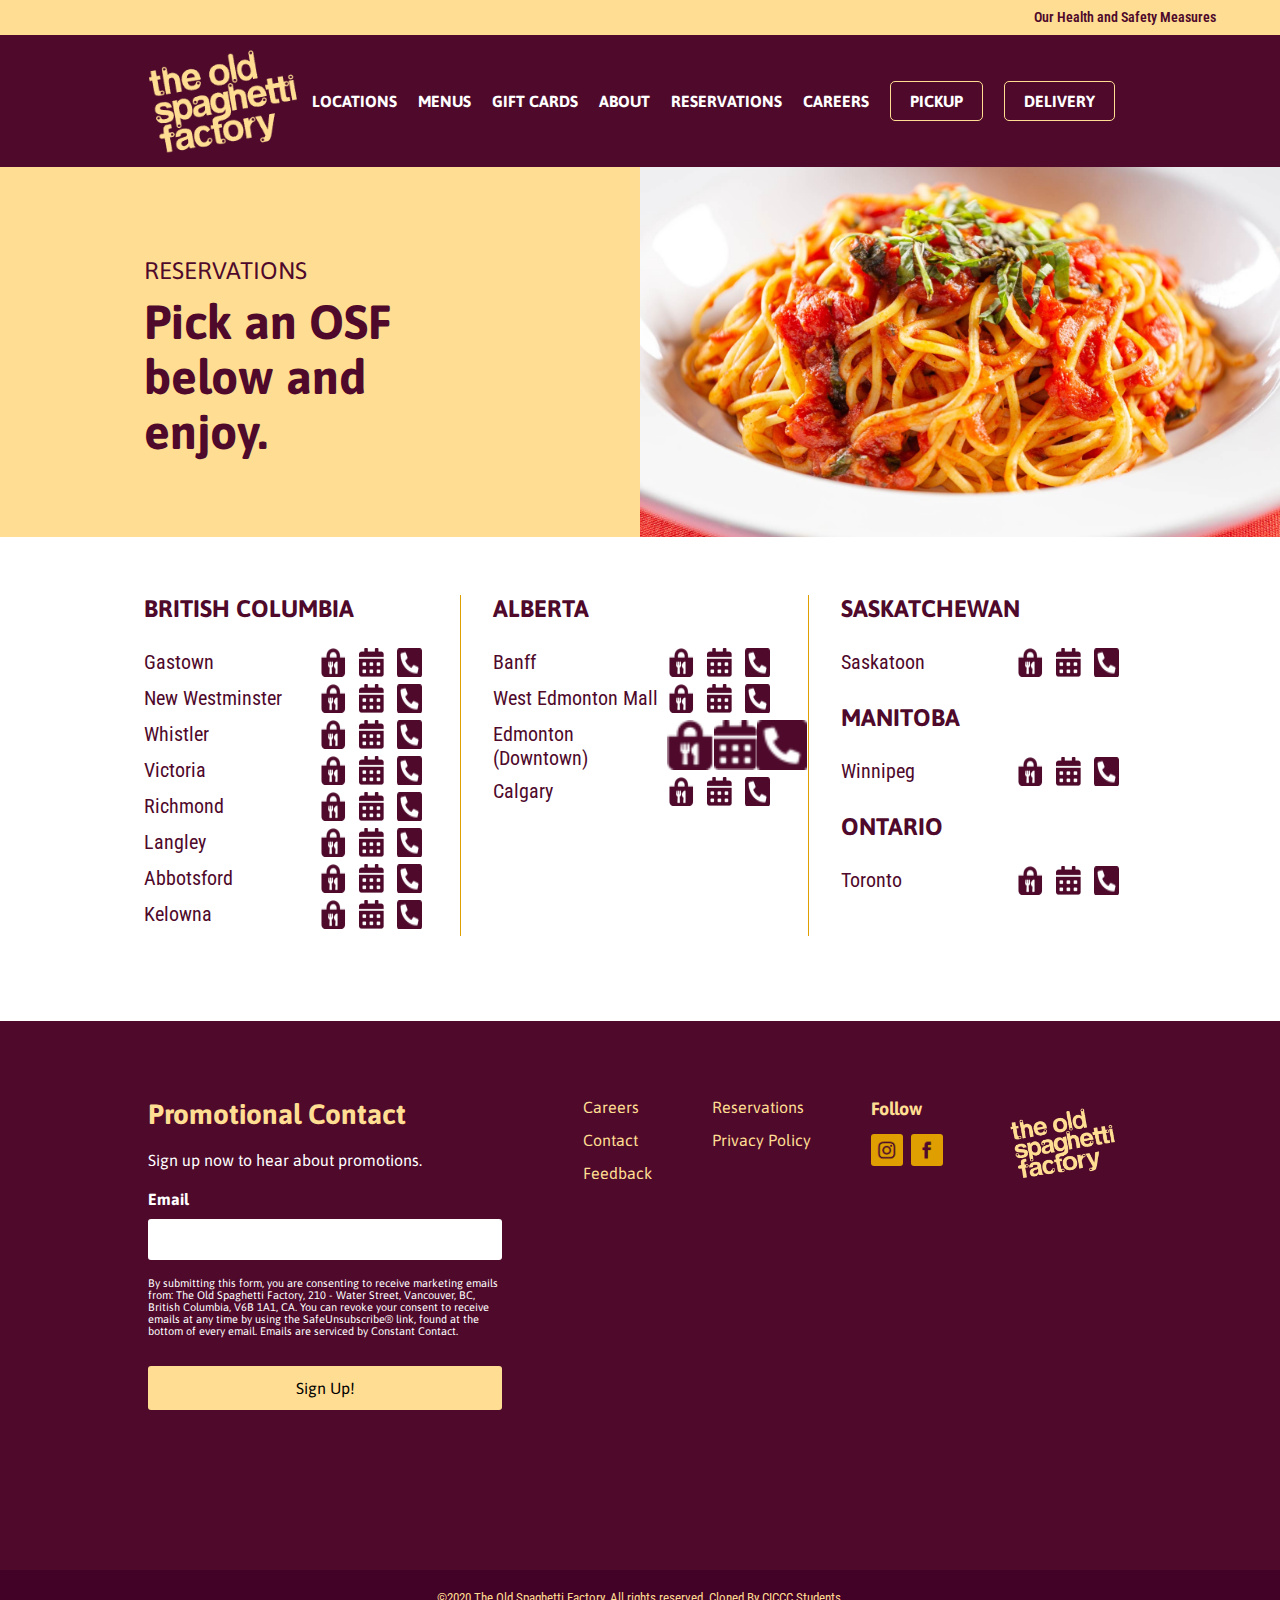
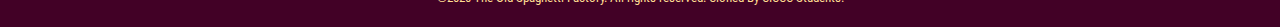
<file: reservations.html>
<!DOCTYPE html>
<html lang="en">
  <head>
    <meta charset="UTF-8" />
    <meta http-equiv="X-UA-Compatible" content="IE=edge" />
    <meta name="viewport" content="width=device-width, initial-scale=1.0" />
    <link
      rel="icon"
      type="image/x-icon"
      href="./Images/cropped-OSF-favicon-32x32.jpg"
    />

    <!-- Font family -->
    <link rel="preconnect" href="https://fonts.googleapis.com" />
    <link rel="preconnect" href="https://fonts.gstatic.com" crossorigin />

    <!-- Font family Robot -->
    <link
      href="https://fonts.googleapis.com/css2?family=Roboto+Condensed&display=swap"
      rel="stylesheet"
    />

    <!-- Font family Asap -->
    <link rel="preconnect" href="https://fonts.googleapis.com" />
    <link rel="preconnect" href="https://fonts.gstatic.com" crossorigin />
    <link
      href="https://fonts.googleapis.com/css2?family=Asap&display=swap"
      rel="stylesheet"
    />

    <!-- CSS links  -->
    <link rel="stylesheet" href="./CSS/reset.css" />
    <link rel="stylesheet" href="./CSS/style.css" />
    <link rel="stylesheet" href="./CSS/location.css" />
    <title>Cloning websites top</title>
  </head>
  <body>
    <!--  Header part  -->
    <header>
      <div class="top-header">
        <div class="top-header-box">
          <p><a href="./health.html">Our Health and Safety Measures</a></p>
        </div>
      </div>
      <div class="header-nav">
        <a href="./index.html"
          ><img src="./Images/img_index_logo.png" alt="image_logo"
        /></a>
        <ul class="nav-list">
          <li class="nav-dropdown">
            <a class="nav-btn" href="./location.html">LOCATIONS</a>
            <ul class="dropdown-box">
              <li class="dropdown-lists">
                <a href="#"> </a>
                <ul class="dropdown">
                  <li class="dropdown-lists dropdown-lists-box-1">
                    <a href="#"
                      >
                      <div class="dropdown-lists-box dropdown-lists-box-space">
                        <div>
                         <h3>British Columbia</h3>
                        <div>
                          <div class="dropdown-lists-box-inside">
                            <div class="dropdown-lists-box-inside-left">
                              <p>Gastown</p>
                              <p>Whistler</p>
                              <p>Richmond</p>
                              <p>Abbotsford</p>
                            </div>
                            <div>
                              <p>New Westminster</p>
                              <p>Victoria</p>
                              <p>Langley</p>
                              <p>Kelowna</p>
                            </div>
                          </div>
                        </div>
                      </div>
                        <p>SEE ALL LOCATION</p>
                      </div></a
                    >
                  </li>
                  <li class="dropdown-lists dropdown-lists-box-2">
                    <a href="#"
                      ><div class="dropdown-lists-box">
                        <h3>Alberta</h3>
                        <p>Banff</p>
                        <p>West Edmonton Mall</p>
                        <p>Edmonton (Downtown)</p>
                        <p>Calgary</p>
                      </div></a
                    >
                  </li>
                  <li class="dropdown-lists dropdown-lists-box-2">
                    <a href="#"
                      ><div class="dropdown-lists-box dropdown-lists-box-border">
                        <h3>Saskatchewan</h3>
                        <p>Saskatoon</p>
                      </div></a
                      ><div class="dropdown-lists-box dropdown-lists-box-border">
                        <h3>Manitoba</h3>
                        <p>Winnipeg</p>
                      </div></a
                      ><div class="dropdown-lists-box">
                        <h3>Ontario</h3>
                        <p>Toronto</p>
                      </div></a
                    >
                  </li>
                </ul>
              </li>
            </ul>
          </li>
          <li class="nav-dropdown"><a class="nav-btn" href="./menu.html">MENUS</a>
            <ul class="dropdown-box">
              <li class="dropdown-lists">
                <a href="#"> </a>
                <ul class="dropdown">
                  <li class="dropdown-lists dropdown-lists-box-1">
                    <a href="#"
                      >
                      <div class="dropdown-lists-box dropdown-lists-box-space">
                        <div>
                         <h3>British Columbia</h3>
                        <div>
                          <div class="dropdown-lists-box-inside">
                            <div class="dropdown-lists-box-inside-left">
                              <p>Gastown</p>
                              <p>Whistler</p>
                              <p>Richmond</p>
                              <p>Abbotsford</p>
                            </div>
                            <div>
                              <p>New Westminster</p>
                              <p>Victoria</p>
                              <p>Langley</p>
                              <p>Kelowna</p>
                            </div>
                          </div>
                        </div>
                      </div>
                        <p>SEE ALL LOCATION</p>
                      </div></a
                    >
                  </li>
                  <li class="dropdown-lists dropdown-lists-box-2">
                    <a href="#"
                      ><div class="dropdown-lists-box">
                        <h3>Alberta</h3>
                        <p>Banff</p>
                        <p>West Edmonton Mall</p>
                        <p>Edmonton (Downtown)</p>
                        <p>Calgary</p>
                      </div></a
                    >
                  </li>
                  <li class="dropdown-lists dropdown-lists-box-2">
                    <a href="#"
                      ><div class="dropdown-lists-box dropdown-lists-box-border">
                        <h3>Saskatchewan</h3>
                        <p>Saskatoon</p>
                      </div></a
                      ><div class="dropdown-lists-box dropdown-lists-box-border">
                        <h3>Manitoba</h3>
                        <p>Winnipeg</p>
                      </div></a
                      ><div class="dropdown-lists-box">
                        <h3>Ontario</h3>
                        <p>Toronto</p>
                      </div></a
                    >
                  </li>
                </ul>
              </li>
            </ul></li>
          <li><a class="nav-btn" href="./giftcard.html">GIFT CARDS</a></li>
          <li><a class="nav-btn" href="./about.html">ABOUT</a></li>
          <li class="nav-dropdown">
            <a class="nav-btn" href="./reservations.html">RESERVATIONS</a><ul class="dropdown-box">
              <li class="dropdown-lists">
                <a href="#"> </a>
                <ul class="dropdown">
                  <li class="dropdown-lists dropdown-lists-box-1">
                    <a href="#"
                      >
                      <div class="dropdown-lists-box dropdown-lists-box-space">
                        <div>
                         <h3>British Columbia</h3>
                        <div>
                          <div class="dropdown-lists-box-inside">
                            <div class="dropdown-lists-box-inside-left">
                              <p>Gastown</p>
                              <p>Whistler</p>
                              <p>Richmond</p>
                              <p>Abbotsford</p>
                            </div>
                            <div>
                              <p>New Westminster</p>
                              <p>Victoria</p>
                              <p>Langley</p>
                              <p>Kelowna</p>
                            </div>
                          </div>
                        </div>
                      </div>
                        <p>SEE ALL LOCATION</p>
                      </div></a
                    >
                  </li>
                  <li class="dropdown-lists dropdown-lists-box-2">
                    <a href="#"
                      ><div class="dropdown-lists-box">
                        <h3>Alberta</h3>
                        <p>Banff</p>
                        <p>West Edmonton Mall</p>
                        <p>Edmonton (Downtown)</p>
                        <p>Calgary</p>
                      </div></a
                    >
                  </li>
                  <li class="dropdown-lists dropdown-lists-box-2">
                    <a href="#"
                      ><div class="dropdown-lists-box dropdown-lists-box-border">
                        <h3>Saskatchewan</h3>
                        <p>Saskatoon</p>
                      </div></a
                      ><div class="dropdown-lists-box dropdown-lists-box-border">
                        <h3>Manitoba</h3>
                        <p>Winnipeg</p>
                      </div></a
                      ><div class="dropdown-lists-box">
                        <h3>Ontario</h3>
                        <p>Toronto</p>
                      </div></a
                    >
                  </li>
                </ul>
              </li>
            </ul>
          </li>
          <li><a class="nav-btn" href="./careers.html">CAREERS</a></li>
          <li class="nav-dropdown">
            <a class="nav-btn-border nav-btn" href="./pickup.html">PICKUP</a>
            <ul class="dropdown-box">
              <li class="dropdown-lists">
                <a href="#"> </a>
                <ul class="dropdown">
                  <li class="dropdown-lists dropdown-lists-box-1">
                    <a href="#"
                      >
                      <div class="dropdown-lists-box dropdown-lists-box-space">
                        <div>
                         <h3>British Columbia</h3>
                        <div>
                          <div class="dropdown-lists-box-inside">
                            <div class="dropdown-lists-box-inside-left">
                              <p>Gastown</p>
                              <p>Whistler</p>
                              <p>Richmond</p>
                              <p>Abbotsford</p>
                            </div>
                            <div>
                              <p>New Westminster</p>
                              <p>Victoria</p>
                              <p>Langley</p>
                              <p>Kelowna</p>
                            </div>
                          </div>
                        </div>
                      </div>
                        <p>SEE ALL LOCATION</p>
                      </div></a
                    >
                  </li>
                  <li class="dropdown-lists dropdown-lists-box-2">
                    <a href="#"
                      ><div class="dropdown-lists-box">
                        <h3>Alberta</h3>
                        <p>Banff</p>
                        <p>West Edmonton Mall</p>
                        <p>Edmonton (Downtown)</p>
                        <p>Calgary</p>
                      </div></a
                    >
                  </li>
                  <li class="dropdown-lists dropdown-lists-box-2">
                    <a href="#"
                      ><div class="dropdown-lists-box dropdown-lists-box-border">
                        <h3>Saskatchewan</h3>
                        <p>Saskatoon</p>
                      </div></a
                      ><div class="dropdown-lists-box dropdown-lists-box-border">
                        <h3>Manitoba</h3>
                        <p>Winnipeg</p>
                      </div></a
                      ><div class="dropdown-lists-box">
                        <h3>Ontario</h3>
                        <p>Toronto</p>
                      </div></a
                    >
                  </li>
                </ul>
              </li>
            </ul>
          </li>
          <li class="nav-dropdown">
            <a class="nav-btn-border nav-btn" href="./delivery.html"
              >DELIVERY</a
            >
            <ul class="dropdown-box">
              <li class="dropdown-lists">
                <a href="#"> </a>
                <ul class="dropdown">
                  <li class="dropdown-lists dropdown-lists-box-1">
                    <a href="#"
                      >
                      <div class="dropdown-lists-box dropdown-lists-box-space">
                        <div>
                         <h3>British Columbia</h3>
                        <div>
                          <div class="dropdown-lists-box-inside">
                            <div class="dropdown-lists-box-inside-left">
                              <p>Gastown</p>
                              <p>Whistler</p>
                              <p>Richmond</p>
                              <p>Abbotsford</p>
                            </div>
                            <div>
                              <p>New Westminster</p>
                              <p>Victoria</p>
                              <p>Langley</p>
                              <p>Kelowna</p>
                            </div>
                          </div>
                        </div>
                      </div>
                        <p>SEE ALL LOCATION</p>
                      </div></a
                    >
                  </li>
                  <li class="dropdown-lists dropdown-lists-box-2">
                    <a href="#"
                      ><div class="dropdown-lists-box">
                        <h3>Alberta</h3>
                        <p>Banff</p>
                        <p>West Edmonton Mall</p>
                        <p>Edmonton (Downtown)</p>
                        <p>Calgary</p>
                      </div></a
                    >
                  </li>
                  <li class="dropdown-lists dropdown-lists-box-2">
                    <a href="#"
                      ><div class="dropdown-lists-box dropdown-lists-box-border">
                        <h3>Saskatchewan</h3>
                        <p>Saskatoon</p>
                      </div></a
                      ><div class="dropdown-lists-box dropdown-lists-box-border">
                        <h3>Manitoba</h3>
                        <p>Winnipeg</p>
                      </div></a
                      ><div class="dropdown-lists-box">
                        <h3>Ontario</h3>
                        <p>Toronto</p>
                      </div></a
                    >
                  </li>
                </ul>
              </li>
            </ul>
          </li>
        </ul>
      </div>
    </header>

    <!--  Contents part  -->
    <div class="contents-locations">
      <div class="contents-locations-title">
        <h3 class="contents-locations-h3"><span>RESERVATIONS</span></h3>
        <h2 class="contents-locations-h2">
          <span>Pick an OSF below and enjoy.</span>
        </h2>
      </div>
      <div class="contents-locations-image">
        <img
          src="./Images/img_reservation_image.jpg"
          alt="reservations_image"
        />
      </div>
    </div>

    <div class="contents-eachshops">
      <div class="contents-eachshops-box">
        <div class="contents-eachshops-column">
          <h3 class="contents-eachshops-column-title">
            <span>BRITISH COLUMBIA</span>
          </h3>
          <div class="contents-eachshops-column-box">
            <h4 class="contents-eachshops-column-box-name">Gastown</h4>
            <div class="contents-eachshops-column-iconbox">
              <img
                src="./Images/img_location_icon_menu.png"
                alt="location_icon"
              />
              <img
                src="./Images/img_location_icon_reserve.png"
                alt="location_icon"
              />
              <img
                src="./Images/img_location_icon_tel.png"
                alt="location_icon"
              />
            </div>
          </div>
          <div class="contents-eachshops-column-box">
            <h4 class="contents-eachshops-column-box-name">New Westminster</h4>
            <div class="contents-eachshops-column-iconbox">
              <img
                src="./Images/img_location_icon_menu.png"
                alt="location_icon"
              />
              <img
                src="./Images/img_location_icon_reserve.png"
                alt="location_icon"
              />
              <img
                src="./Images/img_location_icon_tel.png"
                alt="location_icon"
              />
            </div>
          </div>
          <div class="contents-eachshops-column-box">
            <h4 class="contents-eachshops-column-box-name">Whistler</h4>
            <div class="contents-eachshops-column-iconbox">
              <img
                src="./Images/img_location_icon_menu.png"
                alt="location_icon"
              />
              <img
                src="./Images/img_location_icon_reserve.png"
                alt="location_icon"
              />
              <img
                src="./Images/img_location_icon_tel.png"
                alt="location_icon"
              />
            </div>
          </div>
          <div class="contents-eachshops-column-box">
            <h4 class="contents-eachshops-column-box-name">Victoria</h4>
            <div class="contents-eachshops-column-iconbox">
              <img
                src="./Images/img_location_icon_menu.png"
                alt="location_icon"
              />
              <img
                src="./Images/img_location_icon_reserve.png"
                alt="location_icon"
              />
              <img
                src="./Images/img_location_icon_tel.png"
                alt="location_icon"
              />
            </div>
          </div>
          <div class="contents-eachshops-column-box">
            <h4 class="contents-eachshops-column-box-name">Richmond</h4>
            <div class="contents-eachshops-column-iconbox">
              <img
                src="./Images/img_location_icon_menu.png"
                alt="location_icon"
              />
              <img
                src="./Images/img_location_icon_reserve.png"
                alt="location_icon"
              />
              <img
                src="./Images/img_location_icon_tel.png"
                alt="location_icon"
              />
            </div>
          </div>
          <div class="contents-eachshops-column-box">
            <h4 class="contents-eachshops-column-box-name">Langley</h4>
            <div class="contents-eachshops-column-iconbox">
              <img
                src="./Images/img_location_icon_menu.png"
                alt="location_icon"
              />
              <img
                src="./Images/img_location_icon_reserve.png"
                alt="location_icon"
              />
              <img
                src="./Images/img_location_icon_tel.png"
                alt="location_icon"
              />
            </div>
          </div>
          <div class="contents-eachshops-column-box">
            <h4 class="contents-eachshops-column-box-name">Abbotsford</h4>
            <div class="contents-eachshops-column-iconbox">
              <img
                src="./Images/img_location_icon_menu.png"
                alt="location_icon"
              />
              <img
                src="./Images/img_location_icon_reserve.png"
                alt="location_icon"
              />
              <img
                src="./Images/img_location_icon_tel.png"
                alt="location_icon"
              />
            </div>
          </div>
          <div class="contents-eachshops-column-box">
            <h4 class="contents-eachshops-column-box-name">Kelowna</h4>
            <div class="contents-eachshops-column-iconbox">
              <img
                src="./Images/img_location_icon_menu.png"
                alt="location_icon"
              />
              <img
                src="./Images/img_location_icon_reserve.png"
                alt="location_icon"
              />
              <img
                src="./Images/img_location_icon_tel.png"
                alt="location_icon"
              />
            </div>
          </div>
        </div>
        <div class="contents-eachshops-column column-border">
          <h3 class="contents-eachshops-column-title">
            <span>ALBERTA</span>
          </h3>
          <div class="contents-eachshops-column-box">
            <h4 class="contents-eachshops-column-box-name">Banff</h4>
            <div class="contents-eachshops-column-iconbox">
              <img
                src="./Images/img_location_icon_menu.png"
                alt="location_icon"
              />
              <img
                src="./Images/img_location_icon_reserve.png"
                alt="location_icon"
              />
              <img
                src="./Images/img_location_icon_tel.png"
                alt="location_icon"
              />
            </div>
          </div>
          <div class="contents-eachshops-column-box">
            <h4 class="contents-eachshops-column-box-name">
              West Edmonton Mall
            </h4>
            <div class="contents-eachshops-column-iconbox">
              <img
                src="./Images/img_location_icon_menu.png"
                alt="location_icon"
              />
              <img
                src="./Images/img_location_icon_reserve.png"
                alt="location_icon"
              />
              <img
                src="./Images/img_location_icon_tel.png"
                alt="location_icon"
              />
            </div>
          </div>
          <div class="contents-eachshops-column-box">
            <h4 class="contents-eachshops-column-box-name">
              Edmonton (Downtown)
            </h4>
            <div class="contents-eachshops-column-iconbox">
              <img
                src="./Images/img_location_icon_menu.png"
                alt="location_icon"
              />
              <img
                src="./Images/img_location_icon_reserve.png"
                alt="location_icon"
              />
              <img
                src="./Images/img_location_icon_tel.png"
                alt="location_icon"
              />
            </div>
          </div>
          <div class="contents-eachshops-column-box">
            <h4 class="contents-eachshops-column-box-name">Calgary</h4>
            <div class="contents-eachshops-column-iconbox">
              <img
                src="./Images/img_location_icon_menu.png"
                alt="location_icon"
              />
              <img
                src="./Images/img_location_icon_reserve.png"
                alt="location_icon"
              />
              <img
                src="./Images/img_location_icon_tel.png"
                alt="location_icon"
              />
            </div>
          </div>
        </div>
        <div class="contents-eachshops-column">
          <h3 class="contents-eachshops-column-title">
            <span>SASKATCHEWAN</span>
          </h3>
          <div class="contents-eachshops-column-box clm-box-margin">
            <h4 class="contents-eachshops-column-box-name">Saskatoon</h4>
            <div class="contents-eachshops-column-iconbox">
              <img
                src="./Images/img_location_icon_menu.png"
                alt="location_icon"
              />
              <img
                src="./Images/img_location_icon_reserve.png"
                alt="location_icon"
              />
              <img
                src="./Images/img_location_icon_tel.png"
                alt="location_icon"
              />
            </div>
          </div>
          <h3 class="contents-eachshops-column-title">
            <span>MANITOBA</span>
          </h3>
          <div class="contents-eachshops-column-box clm-box-margin">
            <h4 class="contents-eachshops-column-box-name">Winnipeg</h4>
            <div class="contents-eachshops-column-iconbox">
              <img
                src="./Images/img_location_icon_menu.png"
                alt="location_icon"
              />
              <img
                src="./Images/img_location_icon_reserve.png"
                alt="location_icon"
              />
              <img
                src="./Images/img_location_icon_tel.png"
                alt="location_icon"
              />
            </div>
          </div>
          <h3 class="contents-eachshops-column-title">
            <span>ONTARIO</span>
          </h3>
          <div class="contents-eachshops-column-box clm-box-margin">
            <h4 class="contents-eachshops-column-box-name">Toronto</h4>
            <div class="contents-eachshops-column-iconbox">
              <img
                src="./Images/img_location_icon_menu.png"
                alt="location_icon"
              />
              <img
                src="./Images/img_location_icon_reserve.png"
                alt="location_icon"
              />
              <img
                src="./Images/img_location_icon_tel.png"
                alt="location_icon"
              />
            </div>
          </div>
        </div>
      </div>
    </div>
    <!--  Footer part  -->
    <footer>
      <div class="footer">
        <!--  Footer upper part -->
        <div class="footer-contact">
          <h2>Promotional Contact</h2>
          <p>Sign up now to hear about promotions.</p>
          <label for="mail">Email</label>
          <input id="mail" type="text" />
          <p class="footer-contact-explanation">
            By submitting this form, you are consenting to receive marketing
            emails from: The Old Spaghetti Factory, 210 - Water Street,
            Vancouver, BC, British Columbia, V6B 1A1, CA. You can revoke your
            consent to receive emails at any time by using the SafeUnsubscribe®
            link, found at the bottom of every email. Emails are serviced by
            Constant Contact.
          </p>
          <button class="footer-contact-btn">Sign Up!</button>
        </div>
        <div class="footer-links">
          <div class="footer-links-column">
            <ul>
              <li class="footer-link"><a href="#"></a>Careers</li>
              <li class="footer-link"><a href="#"></a>Contact</li>
              <li class="footer-link"><a href="#"></a>Feedback</li>
            </ul>
          </div>
          <div class="footer-links-column">
            <ul>
              <li class="footer-link"><a href="#"></a>Reservations</li>
              <li class="footer-link"><a href="#"></a>Privacy Policy</li>
            </ul>
          </div>
          <div class="footer-links-column">
            <p class="footer-follow">Follow</p>
            <a href="https://www.instagram.com/osfcanada/" target="_blank"
              ><img
                class="footer-links-column-icons"
                src="./Images/img_index_icon_instagram.png"
                alt="icon_instagram"
            /></a>
            <a
              href="https://www.facebook.com/theoldspaghettifactory"
              target="_blank"
              ><img
                class="footer-links-column-icons"
                src="./Images/img_index_icon_facebook.png"
                alt="icon_facebook"
            /></a>
          </div>
          <div class="footer-links-column">
            <img
              class="footer-links-columns-logo"
              src="./Images/img_index_logo.png"
              alt="iamge_logo"
            />
          </div>
        </div>
      </div>
      <!--  Footer lower part -->
      <div class="footer_btm">
        <p>
          ©2020 The Old Spaghetti Factory. All rights reserved. Cloned By CICCC
          Students.
        </p>
      </div>
    </footer>
  </body>
</html>
</file>
<file: CSS/style.css>
.top-header {
  font-family: "Roboto Condensed", sans-serif;
  font-weight: 600;
  font-size: 14px;
}

.nav-btn {
  font-family: "Asap", sans-serif;
  font-weight: bold;
  font-size: 16px;
}

.footer {
  font-family: "Asap", sans-serif;
}

.footer_btm {
  font-family: "Roboto Condensed", sans-serif;
  font-size: 13px;
}

* {
  -webkit-box-sizing: border-box;
          box-sizing: border-box;
}

body {
  margin: 0;
}

.top-header {
  display: -webkit-box;
  display: -ms-flexbox;
  display: flex;
  -webkit-box-pack: center;
      -ms-flex-pack: center;
          justify-content: center;
  background-color: #ffdd92;
  color: #4e092b;
  position: fixed;
  height: 35px;
  width: 100%;
  top: 0px;
  z-index: 2;
}
.top-header .top-header-box {
  width: 1152px;
  display: -webkit-box;
  display: -ms-flexbox;
  display: flex;
  -webkit-box-pack: right;
      -ms-flex-pack: right;
          justify-content: right;
}
.top-header .top-header-box p {
  margin: 0;
  display: inline-block;
  margin-top: 9px;
}

.header-nav {
  position: fixed;
  top: 35px;
  background-color: #4e092b;
  color: #ffffff;
  height: 132px;
  width: 100%;
  padding: 0px 144px;
  display: -webkit-box;
  display: -ms-flexbox;
  display: flex;
  -webkit-box-pack: justify;
      -ms-flex-pack: justify;
          justify-content: space-between;
  z-index: 2;
}
.header-nav img {
  height: 100%;
}

.nav-list {
  display: -webkit-box;
  display: -ms-flexbox;
  display: flex;
  -webkit-box-align: center;
      -ms-flex-align: center;
          align-items: center;
  z-index: 2;
}
.nav-list .nav-btn {
  margin: 0px 21px 0px 0px;
}
.nav-list .nav-btn:active {
  color: #DF9F00;
}
.nav-list .nav-btn-border {
  border: 1px solid #ffdd92;
  border-radius: 5px;
  padding: 10px 19px;
}
.nav-list .nav-btn-border:hover {
  background-color: #DF9F00;
}

.nav-list > .nav-dropdown {
  position: relative;
}

.dropdown-box {
  position: fixed;
  top: 167px;
  left: 550px;
  width: 800px;
  height: 332px;
  visibility: hidden;
  background-color: #ffdd92;
  -webkit-transition: all 0.2s ease;
  transition: all 0.2s ease;
  display: -webkit-box;
  display: -ms-flexbox;
  display: flex;
  border-top: 5px solid #DF9F00;
  padding: 3% 0%;
}

.nav-dropdown:hover .dropdown-box {
  visibility: visible;
}

.dropdown-lists-box-inside {
  display: -webkit-box;
  display: -ms-flexbox;
  display: flex;
  margin-bottom: 3rem;
}

.dropdown-lists-box-inside-left {
  margin-right: 5rem;
}

.dropdown {
  display: -webkit-box;
  display: -ms-flexbox;
  display: flex;
  font-family: "Asap", sans-serif;
  padding: 0% 3%;
}

.dropdown-lists {
  padding: 0% 3%;
}

.dropdown-lists h3 {
  color: #4e092b;
  font-weight: bold;
  font-size: 20px;
  margin-bottom: 1rem;
}

.dropdown-lists p {
  color: #000000;
  margin-bottom: 1rem;
}

.dropdown-lists-box-1 {
  width: 300px;
  height: 250px;
}

.dropdown-lists-box-2 {
  width: 250px;
  height: 250px;
  border-left: 1px solid #DF9F00;
}

.dropdown-lists-box-border {
  border-bottom: 1px solid #DF9F00;
  margin-bottom: 1rem;
}

.contents-pasta {
  margin-top: 167px;
  width: 100%;
  height: 342px;
  position: relative;
}
.contents-pasta img {
  position: absolute;
  -o-object-fit: cover;
     object-fit: cover;
  width: 100%;
  height: 100%;
}

.contents-welcome {
  height: 260px;
  width: 100%;
  padding: 37.3px 0px;
  text-align: center;
  background-color: #4e092b;
  color: #ffdd92;
  font-family: "Asap", sans-serif;
}
.contents-welcome .contents-welcome-sentence {
  margin-top: 25px;
  font-size: 48px;
  font-weight: bold;
}
.contents-welcome .contents-welcome-btn {
  margin-top: 25px;
  border: solid 2px #ffffff;
  background-color: #4e092b;
  color: #ffffff;
  font-size: 22px;
  font-weight: bold;
  border-radius: 5px;
  padding: 12px 22px;
  cursor: pointer;
}
.contents-welcome .contents-welcome-btn:hover {
  background-color: #DF9F00;
  color: #4e092b;
}

.contents-hiring {
  width: 100%;
  height: 409px;
  display: -webkit-box;
  display: -ms-flexbox;
  display: flex;
}
.contents-hiring .contents-hiring-information {
  width: 50%;
  padding: 105px 144px;
  background-color: #ffdd92;
  color: #4e092b;
  display: -webkit-box;
  display: -ms-flexbox;
  display: flex;
  -ms-flex-wrap: wrap;
      flex-wrap: wrap;
  -webkit-box-orient: vertical;
  -webkit-box-direction: normal;
      -ms-flex-flow: column;
          flex-flow: column;
  -ms-flex-pack: distribute;
      justify-content: space-around;
}
.contents-hiring .contents-hiring-information .contents-hiring-national {
  font-size: 3rem;
  font-weight: bold;
  font-family: "Asap", sans-serif;
}
.contents-hiring .contents-hiring-information .contents-hiring-sentence {
  color: #000000;
  font-size: 16px;
  font-family: "Roboto Condensed", sans-serif;
}
.contents-hiring .contents-hiring-information .contents-hiring-btn {
  display: inline-block;
  color: #ffffff;
  font-size: 22px;
  font-weight: bold;
  font-family: "Roboto Condensed", sans-serif;
  background-color: #4e092b;
  border-radius: 5px;
  padding: 12px 22px;
  cursor: pointer;
}
.contents-hiring .contents-hiring-information .contents-hiring-btn:hover {
  background-color: #DF9F00;
  color: #4e092b;
}
.contents-hiring .contents-hiring-image {
  width: 50%;
  position: relative;
}
.contents-hiring .contents-hiring-image img {
  position: absolute;
  -o-object-fit: cover;
     object-fit: cover;
  width: 100%;
  height: 100%;
}

.contents-giftcard {
  width: 100%;
  height: 520px;
  padding: 63.5px 0px;
  background-color: #4e092b;
}
.contents-giftcard .contents-giftcard-box {
  padding: 2% 0%;
  margin: 0% 10%;
  display: -webkit-box;
  display: -ms-flexbox;
  display: flex;
}
.contents-giftcard .contents-giftcard-box .contents-giftcard-image {
  width: 50%;
  padding-right: 4%;
}
.contents-giftcard .contents-giftcard-box .contents-giftcard-image .contents-giftcard-image-deg {
  width: 90%;
  height: auto;
  -webkit-transform: rotate(-15deg);
          transform: rotate(-15deg);
}
.contents-giftcard .contents-giftcard-box .contents-giftcard-information {
  width: 50%;
  padding: 6% 0% 6% 2%;
  display: -webkit-box;
  display: -ms-flexbox;
  display: flex;
  -ms-flex-wrap: wrap;
      flex-wrap: wrap;
  -webkit-box-orient: vertical;
  -webkit-box-direction: normal;
      -ms-flex-flow: column;
          flex-flow: column;
}
.contents-giftcard .contents-giftcard-box .contents-giftcard-information .contents-giftcard-gift {
  color: #ffdd92;
  font-size: 3rem;
  font-weight: bold;
  font-family: "Asap", sans-serif;
  margin-bottom: 6%;
}
.contents-giftcard .contents-giftcard-box .contents-giftcard-information .contents-giftcard-sentence {
  color: #ffffff;
  font-size: 16px;
  font-family: "Roboto Condensed", sans-serif;
  margin-bottom: 6%;
}
.contents-giftcard .contents-giftcard-box .contents-giftcard-information .contents-giftcard-btn {
  display: inline-block;
  color: #ffffff;
  font-size: 22px;
  font-weight: bold;
  font-family: "Roboto Condensed", sans-serif;
  background-color: #4e092b;
  border: 2px solid #ffffff;
  border-radius: 5px;
  padding: 12px 22px;
  cursor: pointer;
}
.contents-giftcard .contents-giftcard-box .contents-giftcard-information .contents-giftcard-btn:hover {
  background-color: #DF9F00;
  color: #4e092b;
}

.contents-pickupdelivery {
  width: 100%;
  height: 639px;
  background-color: #ffdd92;
  display: -webkit-box;
  display: -ms-flexbox;
  display: flex;
}
.contents-pickupdelivery .contents-pickupdelivery-information {
  width: 50%;
  color: #4e092b;
  display: -webkit-box;
  display: -ms-flexbox;
  display: flex;
  -ms-flex-wrap: wrap;
      flex-wrap: wrap;
  -webkit-box-orient: vertical;
  -webkit-box-direction: normal;
      -ms-flex-flow: column;
          flex-flow: column;
  -ms-flex-pack: distribute;
      justify-content: space-around;
  padding-top: 10vh;
  padding-right: 10vw;
  padding-bottom: 10vh;
  padding-left: 10vw;
}
.contents-pickupdelivery .contents-pickupdelivery-information .contents-pickupdelivery-2024 {
  font-size: 1.5rem;
  font-family: "Asap", sans-serif;
}
.contents-pickupdelivery .contents-pickupdelivery-information .contents-pickupdelivery-help {
  font-size: 3rem;
  font-weight: bold;
  font-family: "Asap", sans-serif;
}
.contents-pickupdelivery .contents-pickupdelivery-information .contents-pickupdelivery-sentence {
  color: #000000;
  font-size: 16px;
  font-family: "Roboto Condensed", sans-serif;
}
.contents-pickupdelivery .contents-pickupdelivery-information .contents-pickupdelivery-btn {
  display: inline-block;
  color: #ffffff;
  font-size: 22px;
  font-weight: bold;
  font-family: "Roboto Condensed", sans-serif;
  background-color: #4e092b;
  border-radius: 5px;
  padding: 12px 22px;
}
.contents-pickupdelivery .contents-pickupdelivery-information .contents-pickupdelivery-btn:hover {
  background-color: #DF9F00;
  color: #4e092b;
}
.contents-pickupdelivery .contents-pickupdelivery-image {
  width: 50%;
  position: relative;
}
.contents-pickupdelivery .contents-pickupdelivery-image img {
  position: absolute;
  -o-object-fit: cover;
     object-fit: cover;
  width: 100%;
  height: 100%;
}

.contents-family {
  width: 100%;
  height: 585px;
  background-color: #ffdd92;
  display: -webkit-box;
  display: -ms-flexbox;
  display: flex;
}
.contents-family .contents-family-image {
  width: 50%;
  position: relative;
}
.contents-family .contents-family-image img {
  position: absolute;
  -o-object-fit: cover;
     object-fit: cover;
  width: 100%;
  height: 100%;
}
.contents-family .contents-family-information {
  width: 50%;
  color: #4e092b;
  display: -webkit-box;
  display: -ms-flexbox;
  display: flex;
  -ms-flex-wrap: wrap;
      flex-wrap: wrap;
  -webkit-box-orient: vertical;
  -webkit-box-direction: normal;
      -ms-flex-flow: column;
          flex-flow: column;
  -ms-flex-pack: distribute;
      justify-content: space-around;
  padding-top: 10vh;
  padding-right: 10vw;
  padding-bottom: 10vh;
  padding-left: 10vw;
}
.contents-family .contents-family-information .contents-family-style {
  font-size: 3rem;
  font-weight: bold;
  font-family: "Asap", sans-serif;
}
.contents-family .contents-family-information .contents-family-sentence {
  color: #000000;
  font-size: 16px;
  font-family: "Roboto Condensed", sans-serif;
}
.contents-family .contents-family-information .contents-pickupdelivery-btn {
  display: inline-block;
  color: #ffffff;
  font-size: 22px;
  font-weight: bold;
  font-family: "Roboto Condensed", sans-serif;
  background-color: #4e092b;
  border-radius: 5px;
  padding: 12px 22px;
}
.contents-family .contents-family-information .contents-pickupdelivery-btn:hover {
  background-color: #DF9F00;
  color: #4e092b;
}

.contents-hungry {
  width: 100%;
  height: 317px;
  background-color: #DF9F00;
  text-align: center;
  color: #4e092b;
  font-family: "Asap", sans-serif;
  display: table;
  text-align: center;
}
.contents-hungry .contents-hungry-box {
  width: 40%;
  display: table-cell;
  vertical-align: middle;
}
.contents-hungry .contents-hungry-box .contents-hungry-h3 {
  font-size: 24px;
}
.contents-hungry .contents-hungry-box .contents-hungry-h2 {
  font-size: 48px;
  font-weight: bold;
}
.contents-hungry .contents-hungry-box .contents-hungry-btn {
  margin-top: 1em;
  font-size: 18px;
  font-weight: bold;
  background-color: #DF9F00;
  border: 2px solid #4e092b;
  border-radius: 5px;
  padding: 10px 18px;
}
.contents-hungry .contents-hungry-box .contents-hungry-btn:hover {
  background-color: #ffdd92;
}

.contents-unferfungry-image {
  width: 100%;
  height: 317px;
  position: relative;
}
.contents-unferfungry-image img {
  position: absolute;
  -o-object-fit: cover;
     object-fit: cover;
  width: 100%;
  height: 100%;
}

.footer {
  height: 549px;
  width: 100%;
  background-color: #4e092b;
  color: #ffffff;
  padding: 6% 10%;
  display: -webkit-box;
  display: -ms-flexbox;
  display: flex;
  -webkit-box-pack: justify;
      -ms-flex-pack: justify;
          justify-content: space-between;
}

.footer-contact {
  width: 38%;
  padding: 0% 1.5% 0% 2%;
}
.footer-contact h2 {
  color: #ffdd92;
  font-size: 28px;
  font-weight: bold;
}
.footer-contact h2, .footer-contact p {
  margin-bottom: 6%;
}
.footer-contact .footer-contact-explanation {
  font-size: 11px;
}
.footer-contact label {
  font-weight: bold;
}
.footer-contact input {
  width: 100%;
  color: #000000;
  background-color: #ffffff;
  margin: 3% 0% 5% 0%;
  padding: 10px 15px;
  border-radius: 3px;
  font-size: 14px;
  line-height: 1.5;
}
.footer-contact .footer-contact-btn {
  width: 100%;
  color: #000000;
  background-color: #ffdd92;
  margin: 2% 0% 5% 0%;
  padding: 10px 15px;
  border-radius: 3px;
  font-size: 16px;
  text-align: center;
  line-height: 1.5;
}
.footer-contact .footer-contact-btn:hover {
  background-color: #fff0cd;
}

.footer-links {
  display: -webkit-box;
  display: -ms-flexbox;
  display: flex;
  -ms-flex-pack: distribute;
      justify-content: space-around;
  width: 58%;
  color: #ffdd92;
  font-size: 16px;
}
.footer-links .footer-link {
  cursor: pointer;
}
.footer-links .footer-link, .footer-links .footer-follow {
  margin-bottom: 15px;
}
.footer-links .footer-link:hover {
  color: #DF9F00;
}
.footer-links .footer-follow {
  font-weight: bold;
  font-size: 18px;
}
.footer-links .footer-links-column {
  margin-right: 10px;
}
.footer-links .footer-links-column .footer-links-column-icons {
  width: 32px;
  height: 32px;
  border-radius: 3px;
  margin-right: 4px;
}
.footer-links .footer-links-column .footer-links-columns-logo {
  width: 110px;
  height: 90px;
}

.footer_btm {
  bottom: 0;
  width: 100%;
  height: 57px;
  color: #ffdd92;
  background-color: #420126;
  padding: 20px 0px 0px 0px;
  text-align: center;
}
</file>
<file: CSS/careers.css>
h1 {
  font-size: 48px;
  font-family: "Asap", sans-serif;
  font-weight: bold;
  font-style: normal;
  color: rgb(78, 10, 43);
  line-height: 1em;
  padding-bottom: 10px;
  margin-bottom: 10px;
}

h3 {
  font-size: 1.5rem;
  text-transform: uppercase;
  font-weight: 200;
  font-family: "Asap", sans-serif;
  color: rgb(78, 10, 43);
  padding-bottom: 10px;
}

h2 {
  font-size: 3rem;
  font-family: "Asap", sans-serif;
  font-weight: bold;
  font-style: normal;
  color: rgb(78, 10, 43);
  line-height: 1em;
  padding-bottom: 10px;
  margin-bottom: 10px;
}

h4 {
  color: rgb(78, 10, 43);
  font-size: 18px;
  font-family: "Asap", sans-serif;
  font-weight: 800;
  line-height: 1.6em;
}

p {
  font-family: "Roboto Condensed", sans-serif;
  font-weight: lighter;
  padding-bottom: 1em;
  line-height: 1.7em;
}

a {
  font-weight: bold;
}

.current_position {
  padding-top: 230px;
  display: flex;
  flex-direction: column;
  flex-wrap: wrap;
  align-content: center;
}

.position_grid {
  padding-top: 25px;
  display: grid;
  width: 1200px;
  grid-template-rows: repeat(1, 1fr);
  grid-template-columns: repeat(4, 1fr);
  gap: 20px;
}

.careers {
  padding: 20px 0px;
}

.grid {
  display: grid;
  grid-template-rows: repeat(2, 1fr);
  grid-template-columns: repeat(4, 1fr);
  padding-top: 80px;
  width: 100vw;
  max-height: 250vh;
}
@media screen and (max-width: 60em) {
  .grid {
    grid-template-rows: repeat(4, 1fr);
  }
}
.grid .grid_1 {
  grid-column-start: 1;
  grid-column-end: 3;
  grid-row: 1;
  background-image: url("https://oldspaghettifactory.ca/wp-content/uploads/2021/04/P1010236_edit.jpg");
  background-repeat: no-repeat;
  background-position: center;
  background-size: cover;
}
@media screen and (max-width: 60em) {
  .grid .grid_1 {
    grid-column-start: 1;
    grid-column-end: 5;
    grid-row: 1;
  }
}
.grid .grid_2 {
  grid-column-start: 3;
  grid-column-end: 5;
  grid-row: 1;
  padding-top: 10vh;
  padding-right: 10vw;
  padding-bottom: 10vh;
  padding-left: 10vw;
  background-color: rgb(254, 221, 146);
  text-align: left;
  display: flex;
  flex-direction: column;
  justify-content: center;
}
@media screen and (max-width: 60em) {
  .grid .grid_2 {
    height: 30em;
    grid-column-start: 1;
    grid-column-end: 5;
    grid-row: 2;
  }
}
.grid .grid_3 {
  grid-column-start: 1;
  grid-column-end: 3;
  grid-row: 2;
  height: 140vh;
  padding-top: 10vh;
  padding-right: 10vw;
  padding-bottom: 10vh;
  padding-left: 10vw;
  background-color: rgb(254, 221, 146);
  text-align: left;
  display: flex;
  flex-direction: column;
  justify-content: center;
}
@media screen and (max-width: 60em) {
  .grid .grid_3 {
    height: 30em;
    grid-column-start: 1;
    grid-column-end: 5;
    grid-row: 4;
    padding-top: 10vh;
    padding-right: 10vw;
    padding-bottom: 10vh;
    padding-left: 10vw;
    background-color: rgb(254, 221, 146);
    text-align: left;
    display: flex;
    align-items: center;
    justify-content: center;
  }
}
.grid .grid_3 .action {
  padding-top: 30px;
}
.grid .grid_3 li {
  margin-top: 16px;
}
.grid .grid_3 label {
  font-weight: bold;
  display: block;
  width: 430px;
  margin: 13px 0px;
  font-family: "Roboto Condensed", sans-serif;
}
.grid .grid_3 select {
  background-color: #eee;
  color: #6b6b6b;
  font-family: "Roboto Condensed", sans-serif;
  height: 40px;
  width: 200px;
  padding: 12px;
}
.grid .grid_3 select.round {
  background-image: linear-gradient(45deg, transparent 50%, gray 50%), linear-gradient(135deg, gray 50%, transparent 50%), radial-gradient(#ddd 70%, transparent 72%);
  background-position: calc(100% - 20px) calc(1em + 2px), calc(100% - 15px) calc(1em + 2px), calc(100% - 0.5em) 0.5em;
  background-size: 5px 5px, 5px 5px, 1.5em 1.5em;
  background-repeat: no-repeat;
}
.grid .grid_3 select.round:focus {
  background-image: linear-gradient(45deg, white 50%, transparent 50%), linear-gradient(135deg, transparent 50%, white 50%), radial-gradient(gray 70%, transparent 72%);
  background-position: calc(100% - 15px) 1em, calc(100% - 20px) 1em, calc(100% - 0.5em) 0.5em;
  background-size: 5px 5px, 5px 5px, 1.5em 1.5em;
  background-repeat: no-repeat;
  border-color: green;
  outline: 0;
}
.grid input {
  height: 45px;
  width: 400px;
  background-color: white;
  border-radius: 5px;
}
.grid #resume {
  margin: auto;
  border-radius: 5px;
  padding: 10px;
  font-family: "Roboto Condensed", sans-serif;
  font-weight: lighter;
  color: #6b6b6b;
}
.grid span {
  font-family: "Roboto Condensed", sans-serif;
  font-weight: lighter;
}
.grid textarea {
  background-color: white;
  border-radius: 5px;
  font-family: "Roboto Condensed", sans-serif;
  font-weight: lighter;
  width: 400px;
}
.grid hr {
  border-top: 1px solid rgb(78, 10, 43);
  padding: 30px 0px;
  margin-top: 30px;
}
.grid .next {
  font-size: 22px;
  color: white;
  background-color: rgb(78, 10, 43);
  border-radius: 5px;
  line-height: 1.7em;
  padding: 0.3em 1em;
  font-weight: bold;
  text-transform: uppercase;
  display: inline-block;
  font-family: "Asap", sans-serif;
  margin-bottom: 1em;
  margin-top: 2em;
}
.grid .next:hover {
  cursor: pointer;
  background-color: rgb(222, 159, 1);
  color: rgb(78, 10, 43);
  transition: 300ms ease 0ms;
}
.grid .download_application {
  font-size: 22px;
  color: white;
  background-color: rgb(78, 10, 43);
  border-radius: 5px;
  line-height: 1.7em;
  padding: 0.3em 1em;
  font-weight: bold;
  text-transform: uppercase;
  display: inline-block;
  font-family: "Asap", sans-serif;
  margin-bottom: 1em;
}
.grid .download_application:hover {
  cursor: pointer;
  background-color: rgb(222, 159, 1);
  color: rgb(78, 10, 43);
  transition: 300ms ease 0ms;
}
.grid .grid_4 {
  grid-column-start: 3;
  grid-column-end: 5;
  grid-row: 2;
  background-image: url("https://oldspaghettifactory.ca/wp-content/uploads/2021/01/OSF-P1010185_Kailey.jpg");
  background-repeat: no-repeat;
  background-position: center;
  background-size: cover;
}
@media screen and (max-width: 60em) {
  .grid .grid_4 {
    grid-column-start: 1;
    grid-column-end: 5;
    grid-row: 3;
  }
}/*# sourceMappingURL=careers.css.map */
</file>
<file: CSS/location.css>
.top-header {
  font-family: "Roboto Condensed", sans-serif;
  font-weight: 600;
  font-size: 14px;
}

.nav-btn {
  font-family: "Asap", sans-serif;
  font-weight: bold;
  font-size: 16px;
}

.footer {
  font-family: "Asap", sans-serif;
}

.footer_btm {
  font-family: "Roboto Condensed", sans-serif;
  font-size: 13px;
}

.contents-locations {
  margin-top: 167px;
  width: 100%;
  height: 370px;
  display: -webkit-box;
  display: -ms-flexbox;
  display: flex;
}
.contents-locations .contents-locations-title {
  background-color: #ffdd92;
  color: #4e092b;
  font-family: "Asap", sans-serif;
  width: 50%;
  padding: 90px 144px;
}
.contents-locations .contents-locations-title .contents-locations-h3 {
  font-size: 24px;
  margin-bottom: 10px;
}
.contents-locations .contents-locations-title .contents-locations-h2 {
  font-size: 48px;
  font-weight: bold;
}
.contents-locations .contents-locations-image {
  width: 50%;
  position: relative;
}
.contents-locations .contents-locations-image img {
  position: absolute;
  -o-object-fit: cover;
     object-fit: cover;
  width: 100%;
  height: 100%;
}

.contents-eachshops {
  width: 100%;
  height: 484px;
  color: #4e092b;
  font-family: "Roboto Condensed", sans-serif;
  padding: 58px 112px 48px 112px;
}
.contents-eachshops .contents-eachshops-box {
  display: -webkit-box;
  display: -ms-flexbox;
  display: flex;
}
.contents-eachshops .contents-eachshops-box .contents-eachshops-column {
  width: 33%;
  padding: 0px 32px;
}
.contents-eachshops .contents-eachshops-box .contents-eachshops-column .contents-eachshops-column-title {
  font-size: 24px;
  font-family: "Asap", sans-serif;
  font-weight: bold;
  padding-bottom: 10px;
  margin-bottom: 16px;
}
.contents-eachshops .contents-eachshops-box .contents-eachshops-column .contents-eachshops-column-box {
  display: -webkit-box;
  display: -ms-flexbox;
  display: flex;
  -webkit-box-pack: justify;
      -ms-flex-pack: justify;
          justify-content: space-between;
  vertical-align: middle;
  padding-bottom: 7px;
}
.contents-eachshops .contents-eachshops-box .contents-eachshops-column .contents-eachshops-column-box .contents-eachshops-column-box-name {
  font-size: 20px;
  padding-top: 2px;
}
.contents-eachshops .contents-eachshops-box .contents-eachshops-column .contents-eachshops-column-box .contents-eachshops-column-iconbox {
  width: 40%;
  display: -webkit-box;
  display: -ms-flexbox;
  display: flex;
  -ms-flex-pack: distribute;
      justify-content: space-around;
}
.contents-eachshops .contents-eachshops-box .contents-eachshops-column .clm-box-margin {
  margin-bottom: 20px;
}
.contents-eachshops .contents-eachshops-box .column-border {
  border-right: 1px solid #DF9F00;
  border-left: 1px solid #DF9F00;
}
</file>
<file: CSS/gallery.css>
.gallery-grid-container {
  display: grid;
  grid-template-columns: 1fr 1fr;
  grid-template-rows: repeat(13, 428px);
  padding-top: 167px;
  background-color: #FFDD92;
}

.pre-footer {
  display: flex;
  flex-direction: column;
  align-items: center;
  justify-content: center;
  width: 100%;
  background-color: #DF9F00;
  height: 294px;
  padding: 35px 0;
}

.article-button {
  font-size: 22px;
  color: white;
  background-color: rgb(78, 10, 43);
  border-radius: 5px;
  line-height: 1.7em;
  padding: 0.3em 1em;
  font-weight: bold;
  text-transform: uppercase;
  display: inline-block;
  font-family: "Asap", sans-serif;
  margin-bottom: 1em;
  cursor: pointer;
  transition: 300ms ease;
}

.article-button:hover {
  background-color: rgb(222, 159, 1);
  transition: 300ms ease;
}

.gallery-text {
  display: flex;
  flex-direction: column;
  align-items: flex-start;
  justify-content: flex-start;
  padding: 72px 154px;
}/*# sourceMappingURL=gallery.css.map */
</file>
<file: CSS/giftcard.css>
.grid {
  padding-top: 167px;
  display: -ms-grid;
  display: grid;
  -ms-grid-rows: (1fr)[2];
  grid-template-rows: repeat(2, 1fr);
  -ms-grid-columns: (1fr)[4];
  grid-template-columns: repeat(4, 1fr);
  width: 100vw;
  height: 190vh;
}.grid > *:nth-child(1) {
  -ms-grid-row: 1;
  -ms-grid-column: 1;
}.grid > *:nth-child(2) {
  -ms-grid-row: 1;
  -ms-grid-column: 2;
}.grid > *:nth-child(3) {
  -ms-grid-row: 1;
  -ms-grid-column: 3;
}.grid > *:nth-child(4) {
  -ms-grid-row: 1;
  -ms-grid-column: 4;
}.grid > *:nth-child(5) {
  -ms-grid-row: 2;
  -ms-grid-column: 1;
}.grid > *:nth-child(6) {
  -ms-grid-row: 2;
  -ms-grid-column: 2;
}.grid > *:nth-child(7) {
  -ms-grid-row: 2;
  -ms-grid-column: 3;
}.grid > *:nth-child(8) {
  -ms-grid-row: 2;
  -ms-grid-column: 4;
}
@media screen and (max-width: 60em) {
  .grid {
    -ms-grid-rows: (1fr)[4];
    grid-template-rows: repeat(4, 1fr);
  }
}

.grid_1 {
  -ms-grid-column: 1;
      grid-column-start: 1;
  -ms-grid-column-span: 2;
  grid-column-end: 3;
  -ms-grid-row: 1;
  grid-row: 1;
  padding-top: 10vh;
  padding-right: 10vw;
  padding-bottom: 10vh;
  padding-left: 10vw;
  background-color: #fedd92;
  text-align: left;
  display: -webkit-box;
  display: -ms-flexbox;
  display: flex;
  -webkit-box-orient: vertical;
  -webkit-box-direction: normal;
      -ms-flex-direction: column;
          flex-direction: column;
  -webkit-box-pack: center;
      -ms-flex-pack: center;
          justify-content: center;
}
@media screen and (max-width: 60em) {
  .grid_1 {
    -ms-grid-column: 1;
        grid-column-start: 1;
    -ms-grid-column-span: 4;
    grid-column-end: 5;
    -ms-grid-row: 1;
    grid-row: 1;
  }
}

.grid_2 {
  -ms-grid-column: 3;
      grid-column-start: 3;
  -ms-grid-column-span: 2;
  grid-column-end: 5;
  -ms-grid-row: 1;
  grid-row: 1;
  background-image: url("https://oldspaghettifactory.ca/wp-content/uploads/2021/01/OSF-071020-image-883-cropped.jpg");
  background-repeat: no-repeat;
  background-position: center;
  background-size: cover;
}
@media screen and (max-width: 60em) {
  .grid_2 {
    height: 30em;
    -ms-grid-column: 1;
        grid-column-start: 1;
    -ms-grid-column-span: 4;
    grid-column-end: 5;
    -ms-grid-row: 2;
    grid-row: 2;
  }
}

.grid_3 {
  -ms-grid-column: 1;
      grid-column-start: 1;
  -ms-grid-column-span: 2;
  grid-column-end: 3;
  -ms-grid-row: 2;
  grid-row: 2;
  background-image: url("https://oldspaghettifactory.ca/wp-content/uploads/2020/11/OSF-061020-image-192.jpg");
  background-repeat: no-repeat;
  background-position: center;
  background-size: cover;
}
@media screen and (max-width: 60em) {
  .grid_3 {
    height: 30em;
    -ms-grid-column: 1;
        grid-column-start: 1;
    -ms-grid-column-span: 4;
    grid-column-end: 5;
    -ms-grid-row: 4;
    grid-row: 4;
  }
}

.grid_4 {
  -ms-grid-column: 3;
      grid-column-start: 3;
  -ms-grid-column-span: 2;
  grid-column-end: 5;
  -ms-grid-row: 2;
  grid-row: 2;
  padding-top: 10vh;
  padding-right: 10vw;
  padding-bottom: 10vh;
  padding-left: 10vw;
  background-color: #fedd92;
  text-align: left;
  display: -webkit-box;
  display: -ms-flexbox;
  display: flex;
  -webkit-box-align: center;
      -ms-flex-align: center;
          align-items: center;
  -webkit-box-pack: center;
      -ms-flex-pack: center;
          justify-content: center;
}
@media screen and (max-width: 60em) {
  .grid_4 {
    -ms-grid-column: 1;
        grid-column-start: 1;
    -ms-grid-column-span: 4;
    grid-column-end: 5;
    -ms-grid-row: 3;
    grid-row: 3;
  }
}

h3 {
  font-size: 1.5rem;
  text-transform: uppercase;
  font-weight: 200;
  font-family: "Asap", sans-serif;
  color: #4e0a2b;
  padding-bottom: 10px;
}

h1 {
  font-size: 4rem;
  text-transform: uppercase;
  font-family: "Asap", sans-serif;
  font-style: normal;
  font-weight: bold;
  color: #4e0a2b;
  padding-bottom: 10px;
  line-height: 1em;
}

h2 {
  font-size: 3rem;
  font-family: "Asap", sans-serif;
  font-weight: bold;
  font-style: normal;
  color: #4e0a2b;
  line-height: 1em;
  padding-bottom: 10px;
  margin-bottom: 0.83em;
}

a {
  font-weight: bold;
}

p {
  font-family: "Roboto Condensed", sans-serif;
  font-weight: lighter;
  padding-bottom: 1em;
  line-height: 1.7em;
}

.order {
  font-size: 22px;
  color: white;
  background-color: #4e0a2b;
  border-radius: 5px;
  line-height: 1.7em;
  padding: 0.3em 1em;
  font-weight: bold;
  text-transform: uppercase;
  display: inline-block;
  font-family: "Asap", sans-serif;
  margin-bottom: 1em;
}
.order:hover {
  cursor: pointer;
  background-color: #de9f01;
  color: #4e0a2b;
  -webkit-transition: 300ms ease 0ms;
  transition: 300ms ease 0ms;
}

.balance {
  font-size: 17.5px;
  color: #4e0a2b;
  background-color: #fedd92;
  border: 2px solid;
  border-radius: 5px;
  line-height: 2em;
  padding: 0.3em 1em;
  font-weight: bold;
  text-transform: uppercase;
  display: inline-block;
  font-family: "Asap", sans-serif;
}
.balance:hover {
  border: 2px solid #fedd92;
  -webkit-transition: 300ms ease 0ms;
  transition: 300ms ease 0ms;
}

.container_promo {
  background-color: #de9f01;
  width: 100vw;
  height: 50vh;
  position: relative;
  -webkit-box-sizing: border-box;
          box-sizing: border-box;
  display: block;
  padding-top: 5vh;
  padding-bottom: 5vh;
}
@media screen and (max-width: 60em) {
  .container_promo {
    height: 30em;
  }
}
.container_promo .promotional {
  text-align: center;
  margin: auto;
}
</file>
<file: CSS/health.css>
.top-header {
  font-family: "Roboto Condensed", sans-serif;
  font-weight: 600;
  font-size: 14px;
}

.nav-btn {
  font-family: "Asap", sans-serif;
  font-weight: bold;
  font-size: 16px;
}

.footer {
  font-family: "Asap", sans-serif;
}

.footer_btm {
  font-family: "Roboto Condensed", sans-serif;
  font-size: 13px;
}

.contents-health {
  width: 100%;
  height: 1000px;
  margin-top: 167px;
  padding: 105px 360px;
  color: #000000;
  font-family: "Roboto Condensed", sans-serif;
}
.contents-health .contents-health-box {
  padding: 29px 0px;
  line-height: 1.7em;
}
.contents-health .contents-health-box .contents-health-h2 {
  font-family: "Asap", sans-serif;
  color: #4e092b;
  font-size: 48px;
  font-weight: bold;
  padding-bottom: 20px;
}
.contents-health .contents-health-box .contents-health-h3 {
  font-family: "Asap", sans-serif;
  color: #4e092b;
  font-size: 24px;
  padding-bottom: 20px;
}
.contents-health .contents-health-box .contents-health-title {
  font-weight: bold;
}
.contents-health .contents-health-box .contents-health-lists {
  list-style-type: disc;
  padding: 0px 0px 16px 16px;
}
.contents-health .contents-health-box p {
  padding-bottom: 20px;
}
</file>
